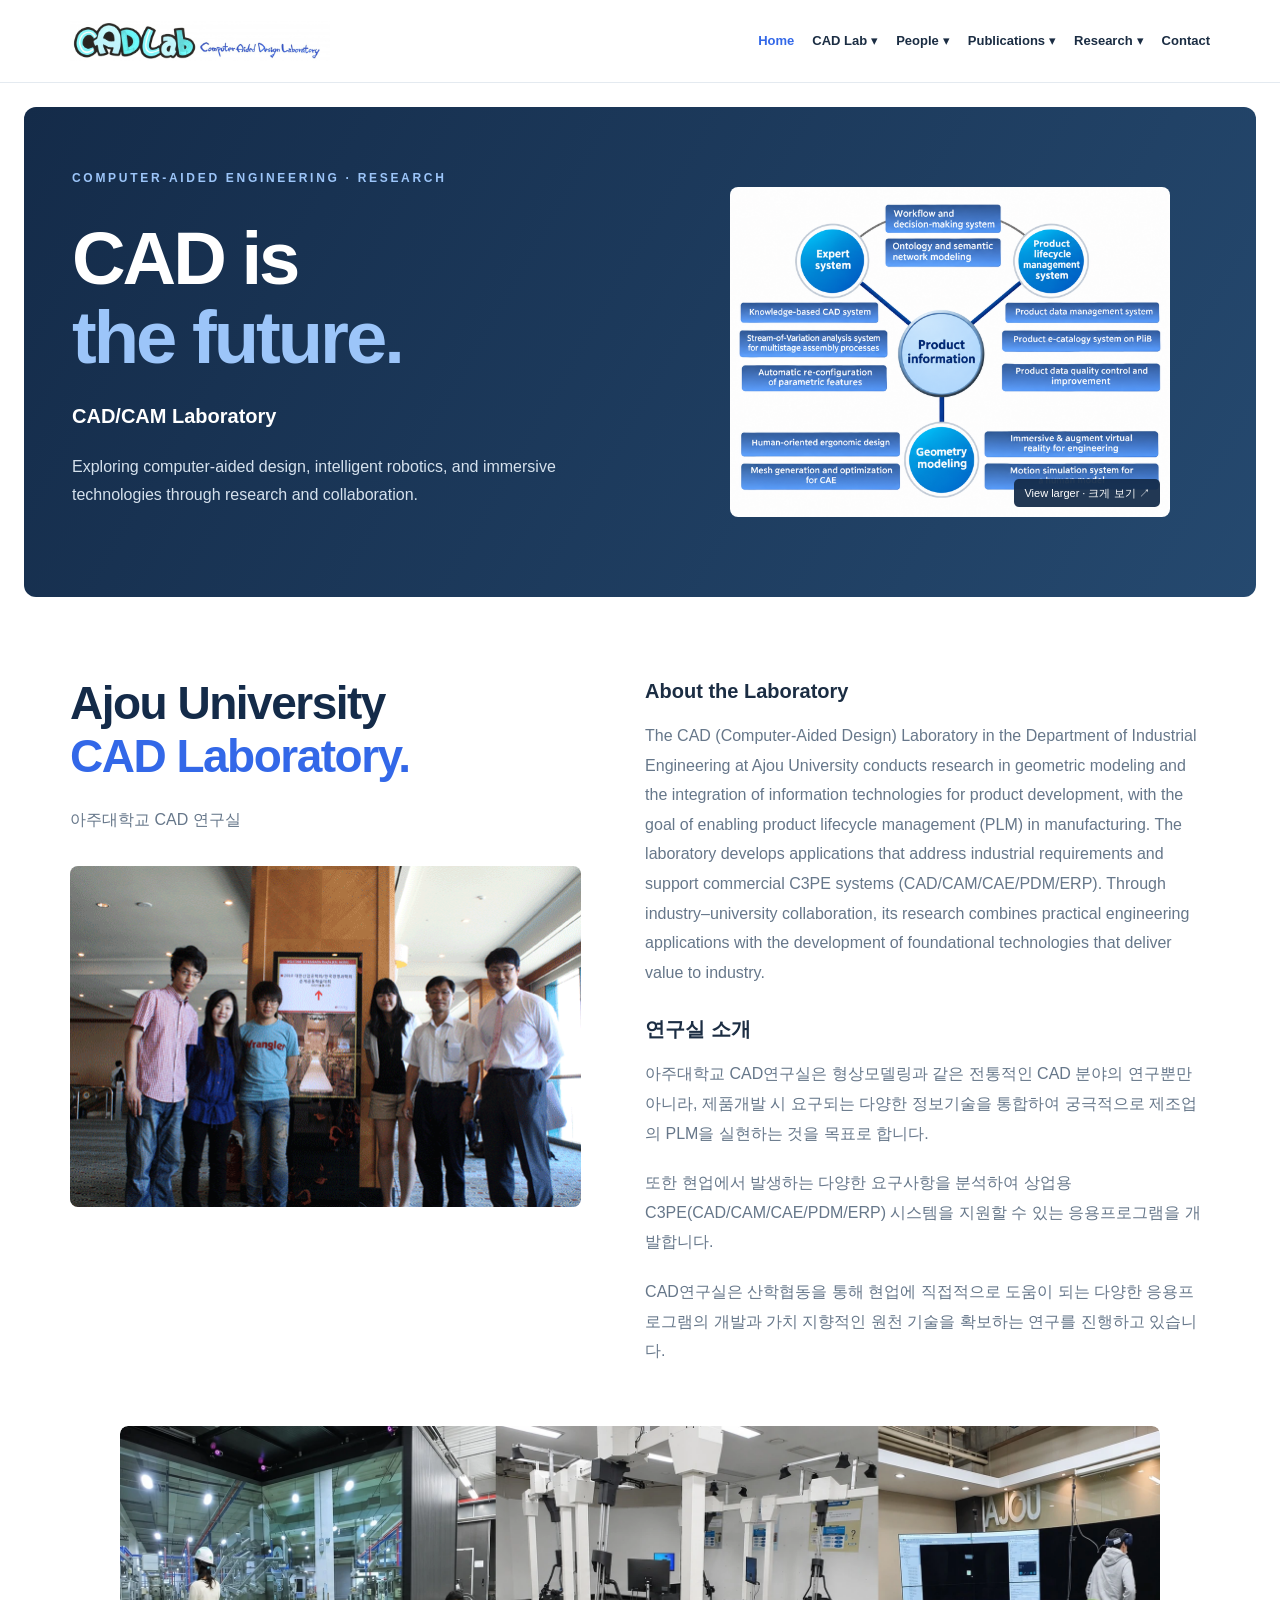
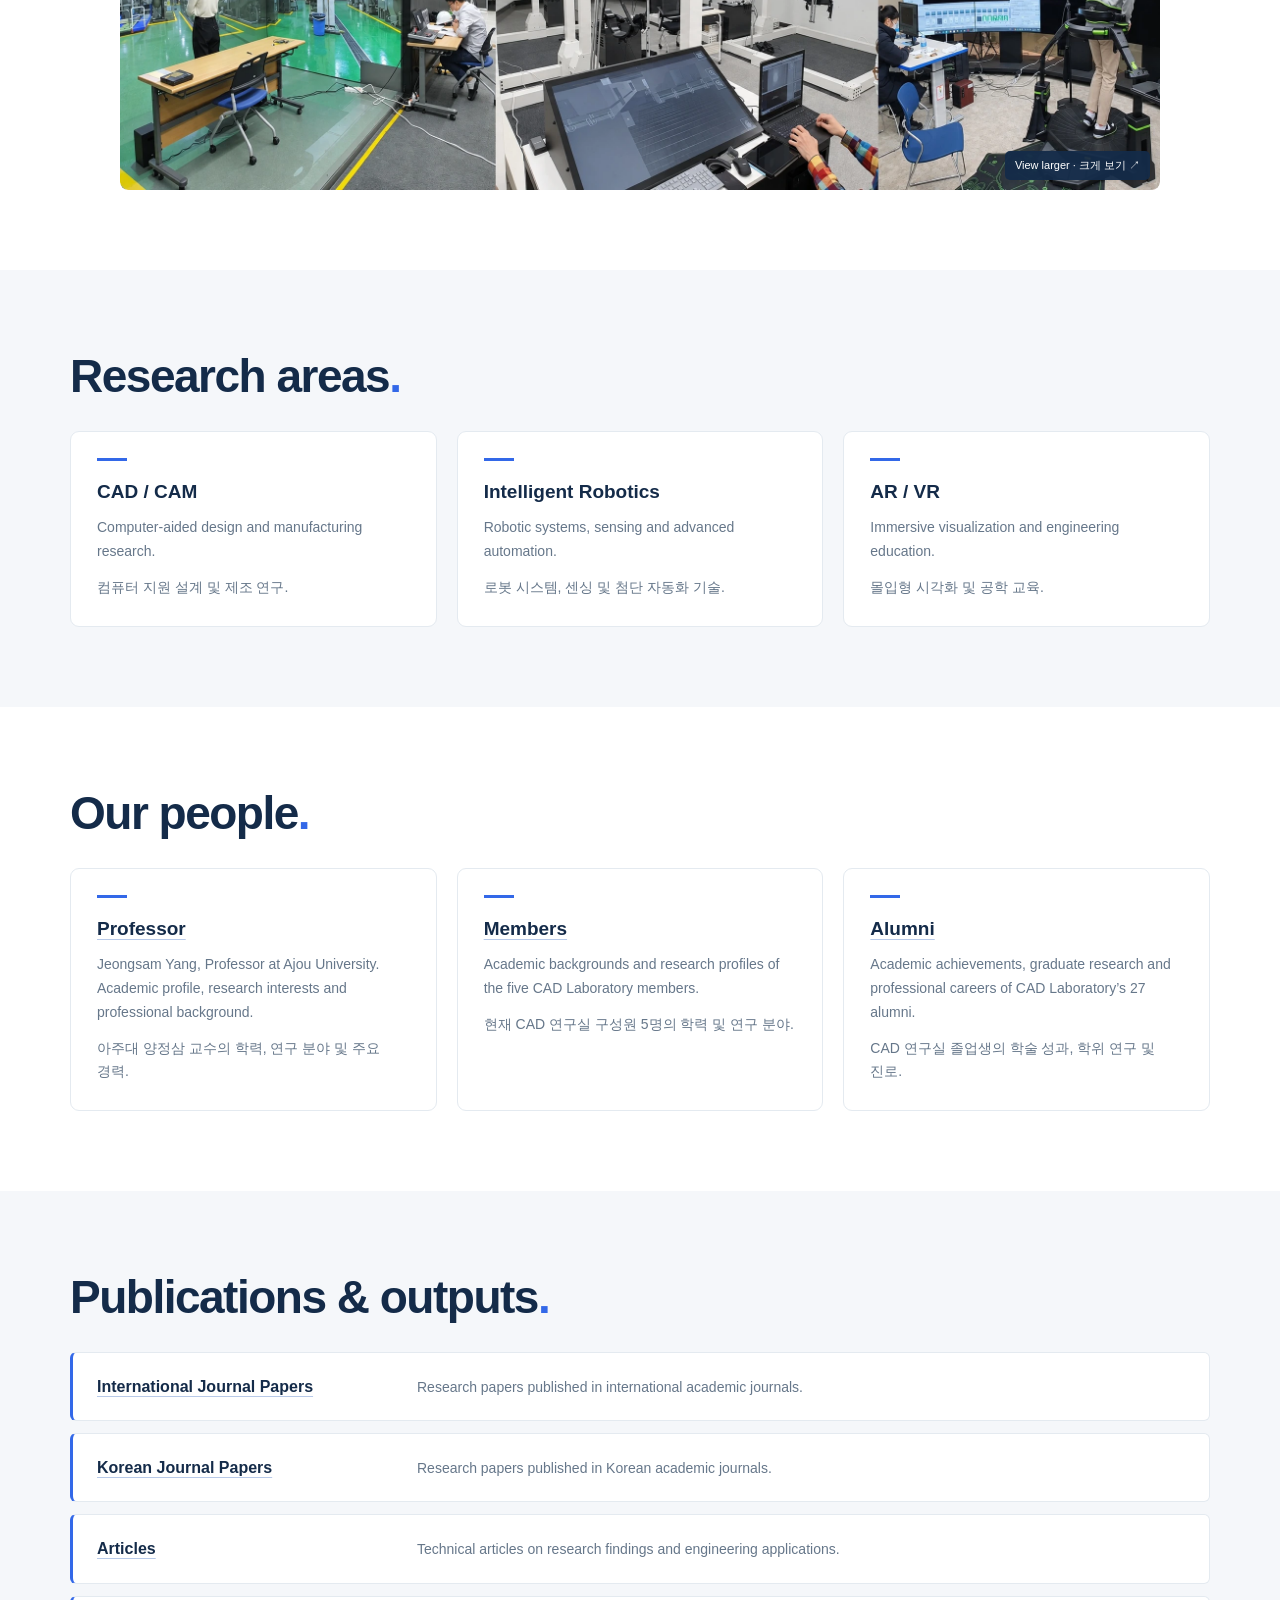
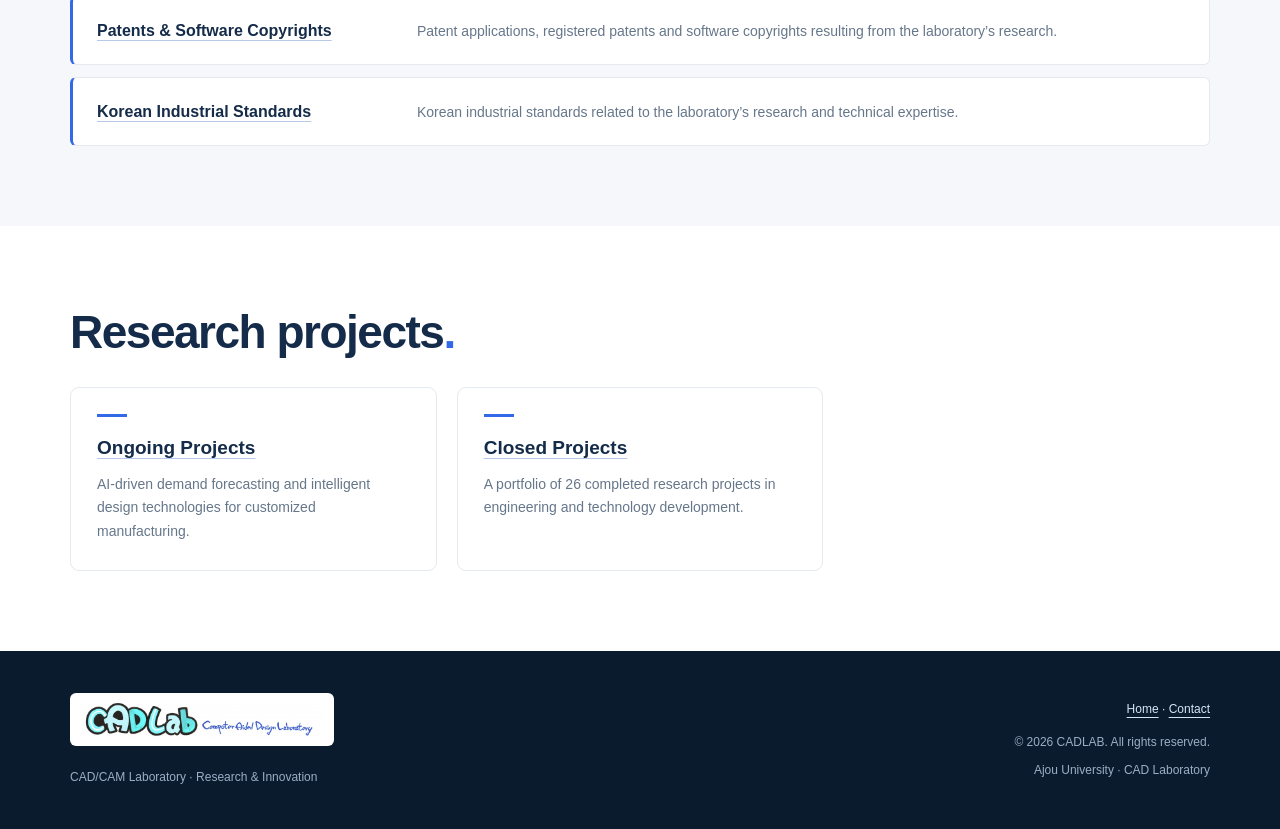
<file: index.html>
<!DOCTYPE html>
<html lang="en">
<head>
  <meta charset="UTF-8">
  <meta name="viewport" content="width=device-width, initial-scale=1">
  <meta name="description" content="CADLAB — CAD/CAM Laboratory research, people, projects, publications and archive.">
  <meta name="theme-color" content="#0d1d32">
  <title>CADLAB | CAD/CAM Laboratory</title>
  <link rel="stylesheet" href="assets/styles.css">
</head>
<body class="home-page">
  <!-- shared-header:start -->
  <a class="skip-link" href="#main">Skip to content</a>
  <header class="header">
    <div class="wrap nav">
      <a class="brand" href="index.html" aria-label="CADLAB home"><img src="assets/cadlab-logo.jpg" alt="CADLAB — Computer-Aided Design Laboratory" width="1500" height="234" fetchpriority="high"></a>
      <button type="button" id="menuButton" class="menu" aria-label="Toggle navigation" aria-expanded="false" aria-controls="navigation">☰</button>
      <nav id="navigation" aria-label="Main navigation">
        <a href="index.html" aria-current="page">Home</a>
<div class="nav-group">
          <a href="index.html#about">CAD Lab</a> <button class="submenu-toggle" type="button" aria-label="Toggle CAD Lab submenu" aria-expanded="false" aria-controls="lab-submenu">▾</button>
          <div class="dropdown" id="lab-submenu">
            <a href="lab/introduction.html">Introduction</a>
<a href="lab/motto.html">Motto &amp; Logo</a>
          </div>
        </div>
<div class="nav-group">
          <a href="index.html#people">People</a> <button class="submenu-toggle" type="button" aria-label="Toggle People submenu" aria-expanded="false" aria-controls="people-submenu">▾</button>
          <div class="dropdown" id="people-submenu">
            <a href="people/professor.html">Professor</a>
<a href="people/members.html">Members</a>
<a href="people/alumni.html">Alumni</a>
          </div>
        </div>
<div class="nav-group">
          <a href="index.html#publications">Publications</a> <button class="submenu-toggle" type="button" aria-label="Toggle Publications submenu" aria-expanded="false" aria-controls="publications-submenu">▾</button>
          <div class="dropdown" id="publications-submenu">
            <a href="publications/international.html">International Journal Papers</a>
<a href="publications/korean.html">Korean Journal Papers</a>
<a href="publications/articles.html">Articles</a>
<a href="publications/patents.html">Patents</a>
<a href="publications/standards.html">Korean Industrial Standards</a>
          </div>
        </div>
<div class="nav-group">
          <a href="index.html#research">Research</a> <button class="submenu-toggle" type="button" aria-label="Toggle Research submenu" aria-expanded="false" aria-controls="research-submenu">▾</button>
          <div class="dropdown" id="research-submenu">
            <a href="research/ongoing.html">Ongoing Projects</a>
<a href="research/completed.html">Closed Projects</a>
          </div>
        </div>
<a href="lab/contact.html">Contact</a>
      </nav>
    </div>
  </header>
  <!-- shared-header:end -->
  <main id="main">
    <section class="hero" id="home">
      <div class="hero-grid" aria-hidden="true"></div>
      <div class="hero-glow" aria-hidden="true"></div>
      <div class="wrap hero-layout">
        <div class="hero-copy"><div class="eyebrow"><span class="eyebrow-line"></span> COMPUTER-AIDED ENGINEERING · RESEARCH</div><h1>CAD is<br><em>the future.</em></h1><p class="hero-descriptor">CAD/CAM Laboratory</p><p class="hero-summary">Exploring computer-aided design, intelligent robotics, and immersive technologies through research and collaboration.</p>
        </div>
       

        <div class="hero-art">
          <a class="image-enlarge" href="assets/product-information.webp" data-image-viewer aria-label="Enlarge product information diagram · 제품 정보 구성도 확대">
            <img src="assets/product-information.webp" alt="Product information framework connecting expert systems, product lifecycle management and geometry modeling." width="1448" height="1086" fetchpriority="high">
            <span class="image-enlarge-label">View larger · 크게 보기 <span aria-hidden="true">↗</span></span>
          </a>
        </div>
      </div>

    </section>

<section class="section about-section" id="about">
  <div class="wrap section-grid about-layout">
    <div>
      
      <h2>Ajou University<br>
        <span class="blue-text">CAD Laboratory.</span>
      </h2>
      <p class="muted">아주대학교 CAD 연구실</p>
      <img class="about-photo" src="assets/cadlab-group.gif" alt="CAD Laboratory group photo." width="513" height="342" loading="lazy" decoding="async">
    </div>

    <div>
      <h3>About the Laboratory</h3>
      <p id="aboutText" class="muted lead">
        The CAD (Computer-Aided Design) Laboratory in the Department of Industrial Engineering at Ajou University conducts research in geometric modeling and the integration of information technologies for product development, with the goal of enabling product lifecycle management (PLM) in manufacturing. The laboratory develops applications that address industrial requirements and support commercial C3PE systems (CAD/CAM/CAE/PDM/ERP). Through industry–university collaboration, its research combines practical engineering applications with the development of foundational technologies that deliver value to industry.
      </p>


      <h3>연구실 소개</h3>
      <p class="muted">
        아주대학교 CAD연구실은 형상모델링과 같은 전통적인
        CAD 분야의 연구뿐만 아니라, 제품개발 시 요구되는
        다양한 정보기술을 통합하여 궁극적으로 제조업의
        PLM을 실현하는 것을 목표로 합니다.
      </p>
      <p class="muted">
        또한 현업에서 발생하는 다양한 요구사항을 분석하여
        상업용 C3PE(CAD/CAM/CAE/PDM/ERP) 시스템을
        지원할 수 있는 응용프로그램을 개발합니다.
      </p>
      <p class="muted">
        CAD연구실은 산학협동을 통해 현업에 직접적으로
        도움이 되는 다양한 응용프로그램의 개발과 가치
        지향적인 원천 기술을 확보하는 연구를 진행하고 있습니다.
      </p>
    </div>
    <div class="about-facilities">
      <a class="image-enlarge" href="assets/cadlab-facilities.webp" data-image-viewer aria-label="Enlarge laboratory facilities photo · 연구 시설 사진 확대">
        <img src="assets/cadlab-facilities.webp" alt="CAD Laboratory research facilities with immersive visualization, haptic equipment and virtual reality systems." width="2120" height="742" loading="lazy" decoding="async">
        <span class="image-enlarge-label">View larger · 크게 보기 <span aria-hidden="true">↗</span></span>
      </a>
    </div>
  </div>
</section>
      <section class="section light" id="research"><div class="wrap"><div class="section-heading"><div><h2>Research areas<span class="title-dot">.</span></h2></div></div><div id="researchList" class="cards research-cards"></div></div></section>
    <section class="section" id="people"><div class="wrap"><div class="section-heading"><div><h2>Our people<span class="title-dot">.</span></h2></div></div><div id="peopleList" class="cards"></div></div></section>
    <section class="section light" id="publications"><div class="wrap"><div class="section-heading"><div><h2>Publications &amp; outputs<span class="title-dot">.</span></h2></div></div><div id="publicationList" class="stack"></div></div></section>
    <section class="section" id="projects"><div class="wrap"><div class="section-heading"><div><h2>Research projects<span class="title-dot">.</span></h2></div></div><div id="projectList" class="cards"></div></div></section>
  </main>
  <!-- shared-footer:start -->
  <footer class="site-footer">
    <div class="wrap footerrow">
      <div><a class="footer-logo" href="index.html" aria-label="CADLAB home"><img src="assets/cadlab-logo.jpg" alt="CADLAB — Computer-Aided Design Laboratory" width="1500" height="234" loading="lazy"></a><p>CAD/CAM Laboratory · Research &amp; Innovation</p></div>
      <div><a href="index.html">Home</a> · <a href="lab/contact.html">Contact</a><p>© <span data-year>2026</span> CADLAB. All rights reserved.</p><small class="footer-context">Ajou University · CAD Laboratory</small></div>
    </div>
  </footer>
  <!-- shared-footer:end -->
  <script src="assets/content.js"></script><script src="assets/site.js"></script>
<script src="assets/navigation.js" defer></script>
<script src="assets/image-viewer.js" defer></script>
</body>
</html>
</file>
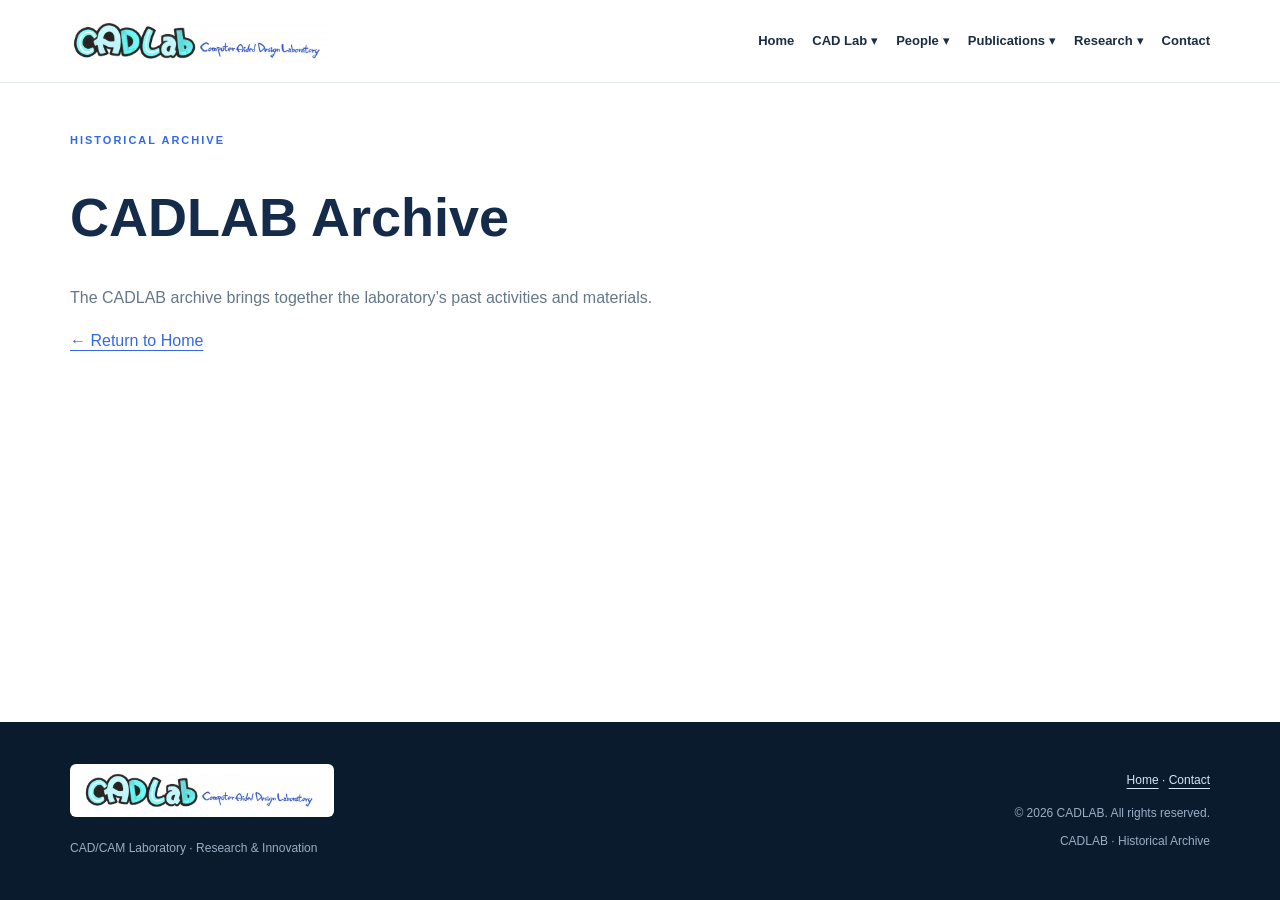
<file: archive/index.html>
<!DOCTYPE html><html lang="en"><head><meta charset="UTF-8"><meta name="viewport" content="width=device-width, initial-scale=1"><title>CADLAB Archive</title><link rel="stylesheet" href="../assets/styles.css"><link rel="stylesheet" href="../assets/pages.css">
</head><body class="subpage page-index"><!-- shared-header:start -->
  <a class="skip-link" href="#main">Skip to content</a>
  <header class="header">
    <div class="wrap nav">
      <a class="brand" href="../index.html" aria-label="CADLAB home"><img src="../assets/cadlab-logo.jpg" alt="CADLAB — Computer-Aided Design Laboratory" width="1500" height="234" fetchpriority="high"></a>
      <button type="button" id="menuButton" class="menu" aria-label="Toggle navigation" aria-expanded="false" aria-controls="navigation">☰</button>
      <nav id="navigation" aria-label="Main navigation">
        <a href="../index.html">Home</a>
<div class="nav-group">
          <a href="../index.html#about">CAD Lab</a> <button class="submenu-toggle" type="button" aria-label="Toggle CAD Lab submenu" aria-expanded="false" aria-controls="lab-submenu">▾</button>
          <div class="dropdown" id="lab-submenu">
            <a href="../lab/introduction.html">Introduction</a>
<a href="../lab/motto.html">Motto &amp; Logo</a>
          </div>
        </div>
<div class="nav-group">
          <a href="../index.html#people">People</a> <button class="submenu-toggle" type="button" aria-label="Toggle People submenu" aria-expanded="false" aria-controls="people-submenu">▾</button>
          <div class="dropdown" id="people-submenu">
            <a href="../people/professor.html">Professor</a>
<a href="../people/members.html">Members</a>
<a href="../people/alumni.html">Alumni</a>
          </div>
        </div>
<div class="nav-group">
          <a href="../index.html#publications">Publications</a> <button class="submenu-toggle" type="button" aria-label="Toggle Publications submenu" aria-expanded="false" aria-controls="publications-submenu">▾</button>
          <div class="dropdown" id="publications-submenu">
            <a href="../publications/international.html">International Journal Papers</a>
<a href="../publications/korean.html">Korean Journal Papers</a>
<a href="../publications/articles.html">Articles</a>
<a href="../publications/patents.html">Patents</a>
<a href="../publications/standards.html">Korean Industrial Standards</a>
          </div>
        </div>
<div class="nav-group">
          <a href="../index.html#research">Research</a> <button class="submenu-toggle" type="button" aria-label="Toggle Research submenu" aria-expanded="false" aria-controls="research-submenu">▾</button>
          <div class="dropdown" id="research-submenu">
            <a href="../research/ongoing.html">Ongoing Projects</a>
<a href="../research/completed.html">Closed Projects</a>
          </div>
        </div>
<a href="../lab/contact.html">Contact</a>
      </nav>
    </div>
  </header>
  <!-- shared-header:end --><main id="main" class="section"><div class="wrap narrow"><p class="overline">HISTORICAL ARCHIVE</p><h1>CADLAB Archive</h1><p class="muted">The CADLAB archive brings together the laboratory’s past activities and materials.</p><a class="textlink" href="../index.html">← Return to Home</a></div></main><!-- shared-footer:start -->
  <footer class="site-footer">
    <div class="wrap footerrow">
      <div><a class="footer-logo" href="../index.html" aria-label="CADLAB home"><img src="../assets/cadlab-logo.jpg" alt="CADLAB — Computer-Aided Design Laboratory" width="1500" height="234" loading="lazy"></a><p>CAD/CAM Laboratory · Research &amp; Innovation</p></div>
      <div><a href="../index.html">Home</a> · <a href="../lab/contact.html">Contact</a><p>© <span data-year>2026</span> CADLAB. All rights reserved.</p><small class="footer-context">CADLAB · Historical Archive</small></div>
    </div>
  </footer>
  <!-- shared-footer:end --><script src="../assets/navigation.js" defer></script>
</body></html>
</file>
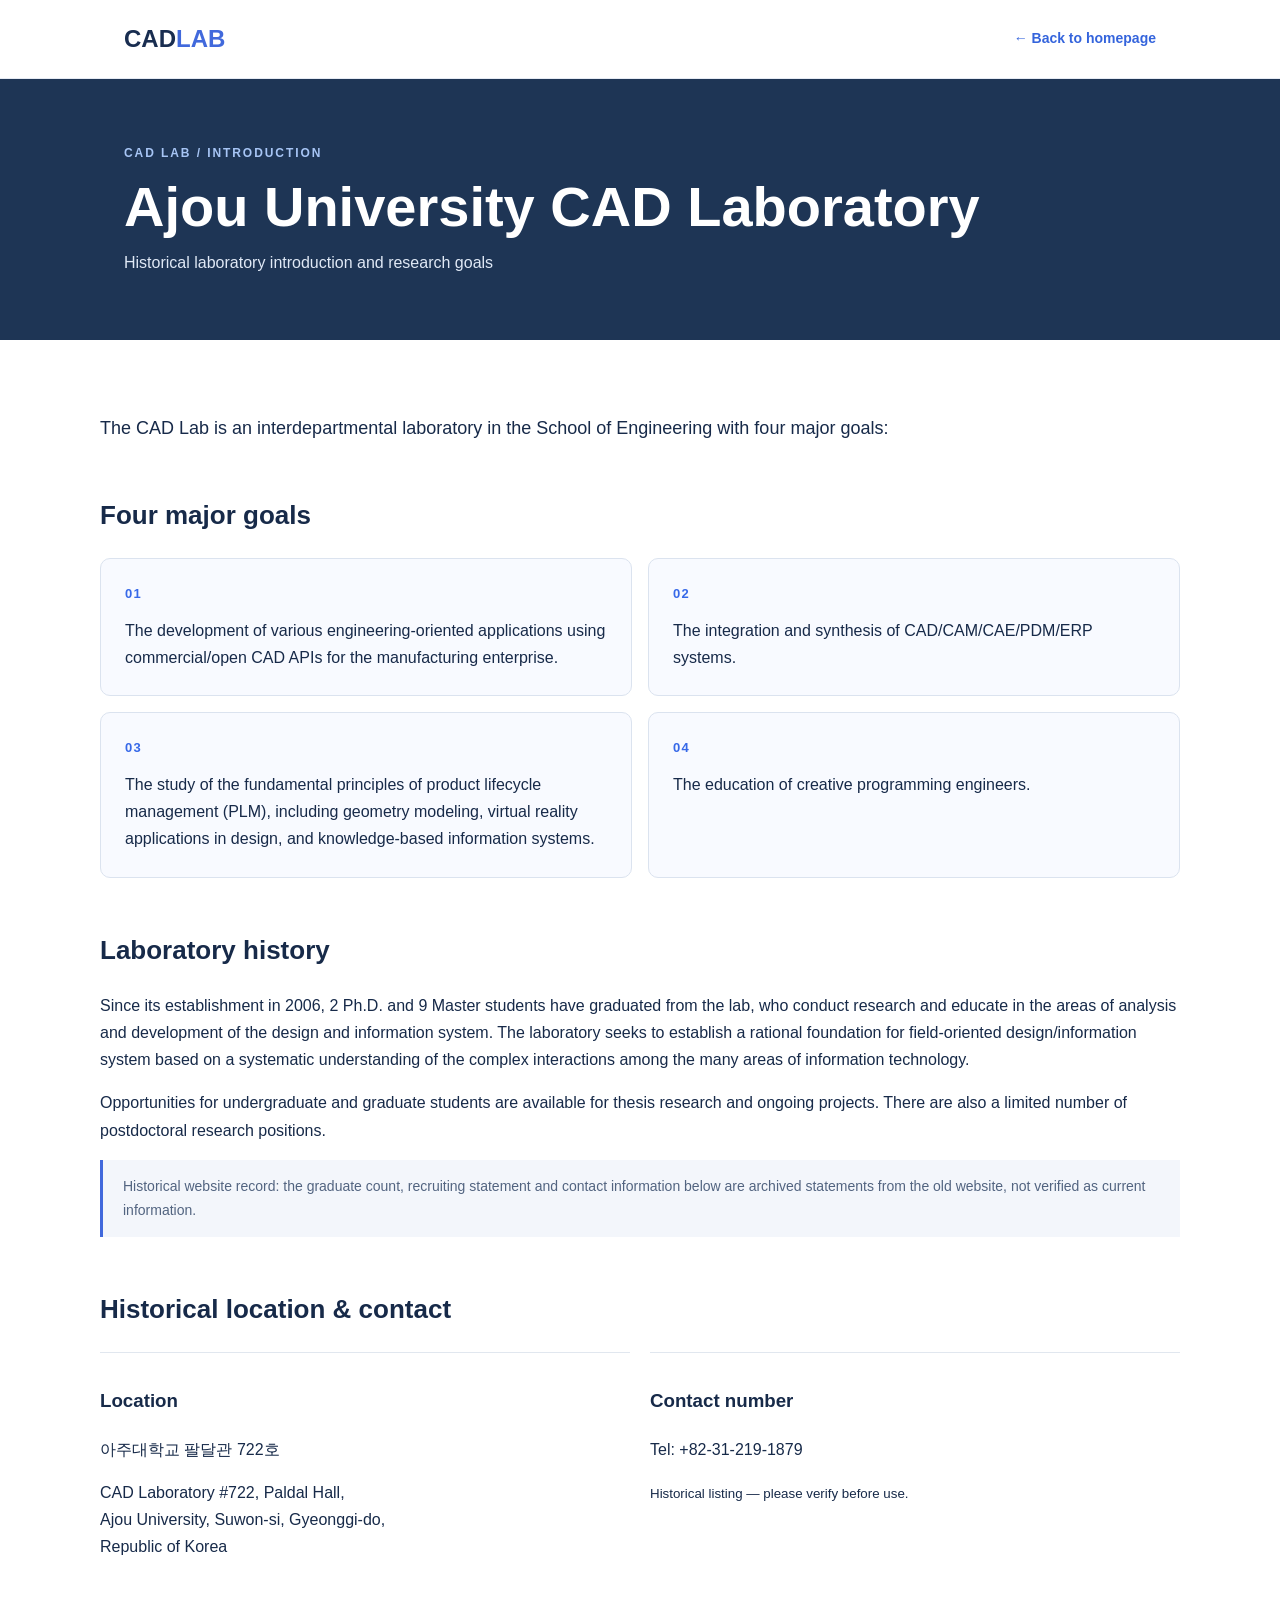
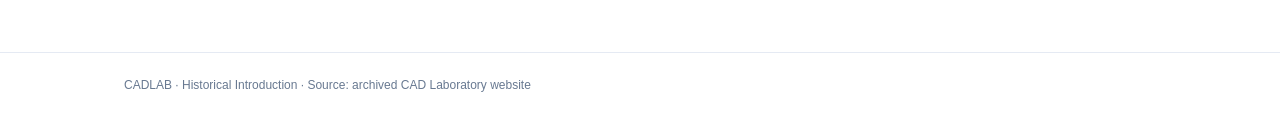
<file: introduction.html>
<!doctype html>
<html lang="en">
<head>
<meta charset="utf-8"><meta name="viewport" content="width=device-width,initial-scale=1">
<meta name="description" content="Historical introduction and research objectives of Ajou University CAD Laboratory.">
<title>Introduction | Ajou University CAD Laboratory</title>
<style>
:root{font-family:Arial,'Noto Sans KR',sans-serif;color:#172a49;background:#fff}*{box-sizing:border-box}body{margin:0;line-height:1.7}a{color:#3464dc}a:focus-visible{outline:3px solid #3464dc;outline-offset:3px}.shell{max-width:1080px;margin:auto;padding:0 24px}.top{border-bottom:1px solid #e5eaf3;background:#fff}.top .shell{min-height:78px;display:flex;align-items:center;justify-content:space-between;gap:24px}.brand{text-decoration:none;color:#192d50;font-size:24px;font-weight:800}.brand span{color:#4169dc}.back{font-size:14px;text-decoration:none;font-weight:600}.hero{background:#1e3555;color:white;padding:64px 0}.eyebrow{letter-spacing:.16em;font-size:12px;color:#a7c5f5;font-weight:700}.hero h1{margin:10px 0 8px;font-size:clamp(35px,6vw,56px);line-height:1.2}.hero p{max-width:750px;color:#e0e9f6;margin:0}.content{padding:55px 0 75px}.intro{font-size:18px;max-width:900px}.section-title{font-size:26px;margin:50px 0 20px}.goals{display:grid;grid-template-columns:repeat(2,minmax(0,1fr));gap:16px;counter-reset:goal;list-style:none;padding:0}.goals li{border:1px solid #dbe3ef;border-radius:10px;padding:24px;background:#f8faff;counter-increment:goal}.goals li::before{content:'0' counter(goal);display:block;color:#3769e8;font-weight:800;font-size:13px;letter-spacing:.1em;margin-bottom:12px}.note{background:#f3f6fb;border-left:3px solid #4169dc;padding:15px 20px;font-size:14px;color:#526480}.contacts{display:grid;grid-template-columns:1fr 1fr;gap:20px}.contacts>div{border-top:1px solid #e1e7ef;padding-top:14px}footer{border-top:1px solid #e5eaf3;padding:22px 0;color:#687991;font-size:12px}@media(max-width:700px){.top .shell{min-height:74px}.brand{font-size:21px}.goals,.contacts{grid-template-columns:1fr}.hero{padding:45px 0}}
</style>
</head>
<body>
<header class="top"><div class="shell"><a class="brand" href="../index.html">CAD<span>LAB</span></a><a class="back" href="../index.html">← Back to homepage</a></div></header>
<section class="hero"><div class="shell"><div class="eyebrow">CAD LAB / INTRODUCTION</div><h1>Ajou University CAD Laboratory</h1><p>Historical laboratory introduction and research goals</p></div></section>
<main class="shell content">
<p class="intro">The CAD Lab is an interdepartmental laboratory in the School of Engineering with four major goals:</p>
<h2 class="section-title">Four major goals</h2>
<ol class="goals">
<li>The development of various engineering-oriented applications using commercial/open CAD APIs for the manufacturing enterprise.</li>
<li>The integration and synthesis of CAD/CAM/CAE/PDM/ERP systems.</li>
<li>The study of the fundamental principles of product lifecycle management (PLM), including geometry modeling, virtual reality applications in design, and knowledge-based information systems.</li>
<li>The education of creative programming engineers.</li>
</ol>
<h2 class="section-title">Laboratory history</h2>
<p>Since its establishment in 2006, 2 Ph.D. and 9 Master students have graduated from the lab, who conduct research and educate in the areas of analysis and development of the design and information system. The laboratory seeks to establish a rational foundation for field-oriented design/information system based on a systematic understanding of the complex interactions among the many areas of information technology.</p>
<p>Opportunities for undergraduate and graduate students are available for thesis research and ongoing projects. There are also a limited number of postdoctoral research positions.</p>
<p class="note">Historical website record: the graduate count, recruiting statement and contact information below are archived statements from the old website, not verified as current information.</p>
<h2 class="section-title">Historical location & contact</h2>
<div class="contacts"><div><h3>Location</h3><p>아주대학교 팔달관 722호</p><p>CAD Laboratory #722, Paldal Hall,<br>Ajou University, Suwon-si, Gyeonggi-do,<br>Republic of Korea</p></div><div><h3>Contact number</h3><p>Tel: +82-31-219-1879</p><p><small>Historical listing — please verify before use.</small></p></div></div>
</main><footer><div class="shell">CADLAB · Historical Introduction · Source: archived CAD Laboratory website</div></footer>
</body></html>
</file>
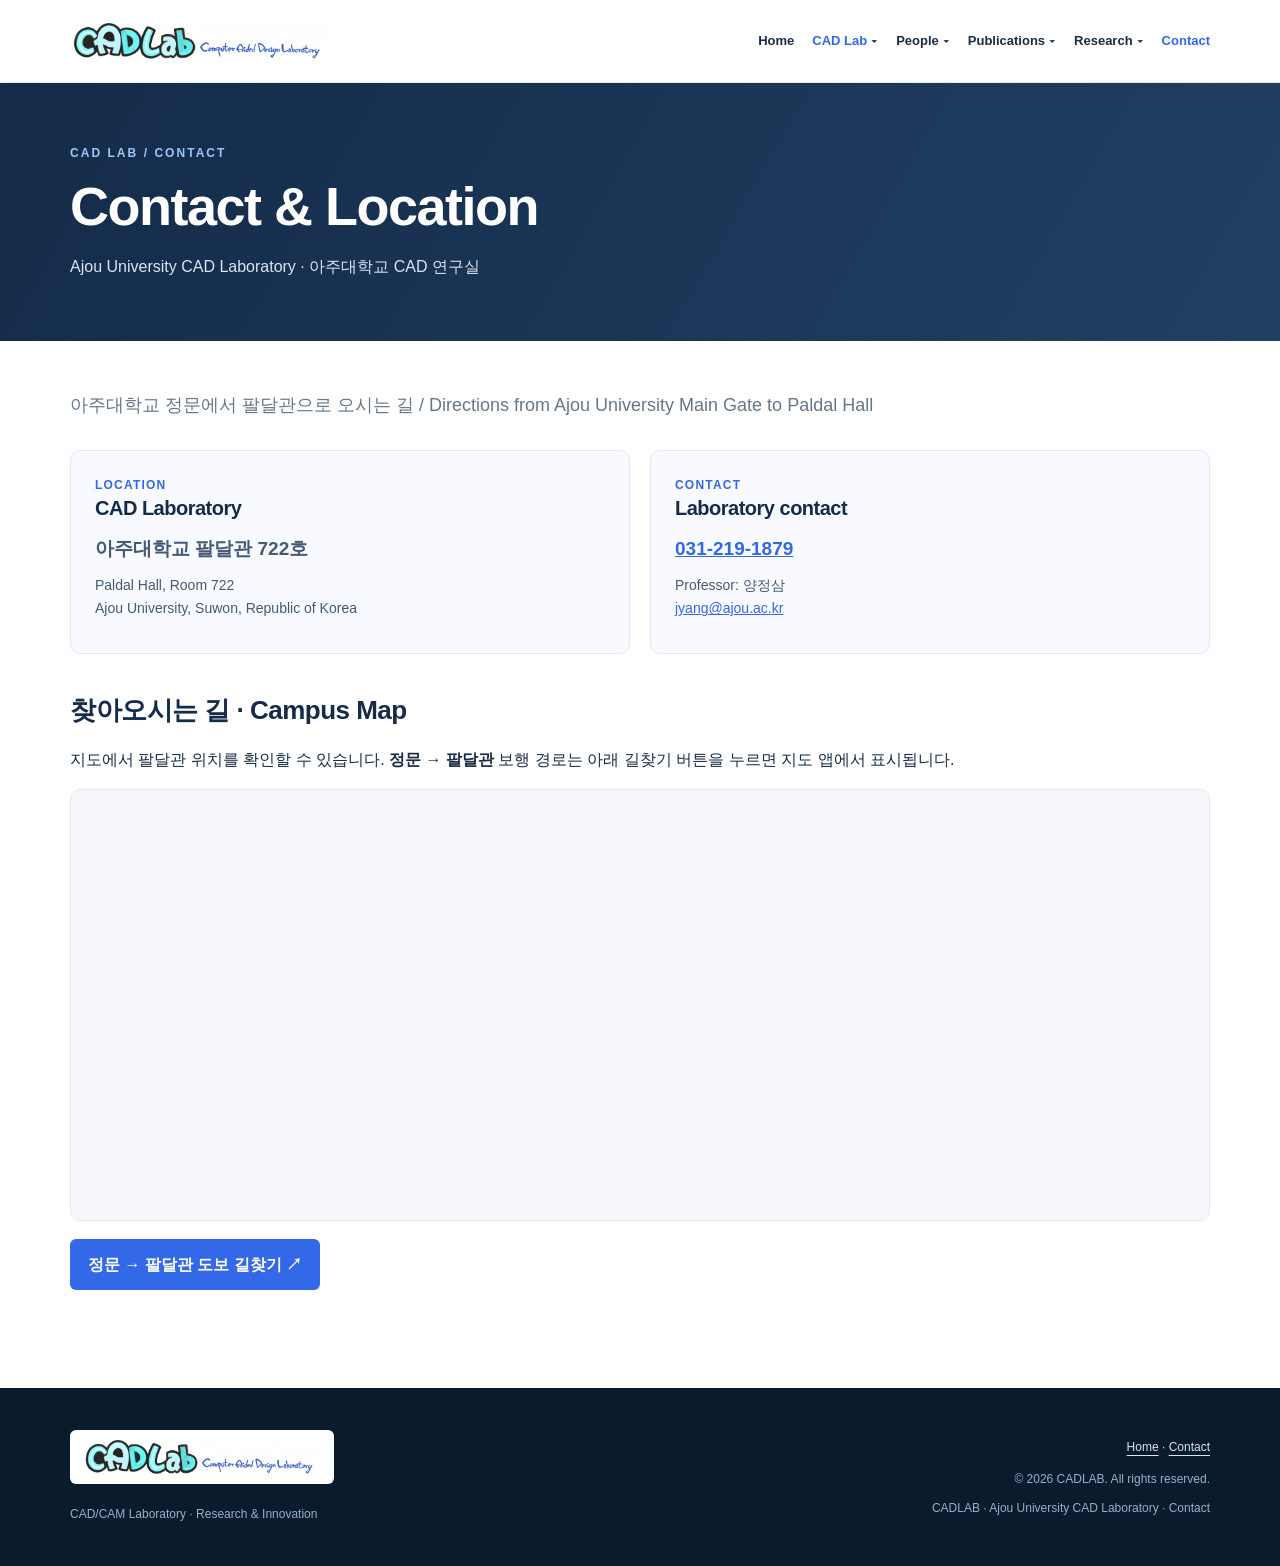
<file: lab/contact.html>
<!doctype html>
<html lang="ko"><head><meta charset="utf-8"><meta name="viewport" content="width=device-width, initial-scale=1"><title>Contact & Location | CADLAB</title>
<link rel="stylesheet" href="../assets/styles.css">
<link rel="stylesheet" href="../assets/pages.css">
</head>
<body class="subpage page-contact"><!-- shared-header:start -->
  <a class="skip-link" href="#main">Skip to content</a>
  <header class="header">
    <div class="wrap nav">
      <a class="brand" href="../index.html" aria-label="CADLAB home"><img src="../assets/cadlab-logo.jpg" alt="CADLAB — Computer-Aided Design Laboratory" width="1500" height="234" fetchpriority="high"></a>
      <button type="button" id="menuButton" class="menu" aria-label="Toggle navigation" aria-expanded="false" aria-controls="navigation">☰</button>
      <nav id="navigation" aria-label="Main navigation">
        <a href="../index.html">Home</a>
<div class="nav-group current-section">
          <a href="../index.html#about">CAD Lab</a> <button class="submenu-toggle" type="button" aria-label="Toggle CAD Lab submenu" aria-expanded="false" aria-controls="lab-submenu">▾</button>
          <div class="dropdown" id="lab-submenu">
            <a href="../lab/introduction.html">Introduction</a>
<a href="../lab/motto.html">Motto &amp; Logo</a>
          </div>
        </div>
<div class="nav-group">
          <a href="../index.html#people">People</a> <button class="submenu-toggle" type="button" aria-label="Toggle People submenu" aria-expanded="false" aria-controls="people-submenu">▾</button>
          <div class="dropdown" id="people-submenu">
            <a href="../people/professor.html">Professor</a>
<a href="../people/members.html">Members</a>
<a href="../people/alumni.html">Alumni</a>
          </div>
        </div>
<div class="nav-group">
          <a href="../index.html#publications">Publications</a> <button class="submenu-toggle" type="button" aria-label="Toggle Publications submenu" aria-expanded="false" aria-controls="publications-submenu">▾</button>
          <div class="dropdown" id="publications-submenu">
            <a href="../publications/international.html">International Journal Papers</a>
<a href="../publications/korean.html">Korean Journal Papers</a>
<a href="../publications/articles.html">Articles</a>
<a href="../publications/patents.html">Patents</a>
<a href="../publications/standards.html">Korean Industrial Standards</a>
          </div>
        </div>
<div class="nav-group">
          <a href="../index.html#research">Research</a> <button class="submenu-toggle" type="button" aria-label="Toggle Research submenu" aria-expanded="false" aria-controls="research-submenu">▾</button>
          <div class="dropdown" id="research-submenu">
            <a href="../research/ongoing.html">Ongoing Projects</a>
<a href="../research/completed.html">Closed Projects</a>
          </div>
        </div>
<a href="../lab/contact.html" aria-current="page">Contact</a>
      </nav>
    </div>
  </header>
  <!-- shared-header:end -->
<section class="hero"><div class="shell"><div class="eyebrow">CAD LAB / CONTACT</div><h1>Contact &amp; Location</h1><p>Ajou University CAD Laboratory · 아주대학교 CAD 연구실</p></div></section>
<main id="main" class="shell"><p class="lead">아주대학교 정문에서 팔달관으로 오시는 길 / Directions from Ajou University Main Gate to Paldal Hall</p>
<div class="grid"><section class="card"><div class="pill">LOCATION</div><h2>CAD Laboratory</h2><p class="item">아주대학교 팔달관 722호</p><p>Paldal Hall, Room 722<br>Ajou University, Suwon, Republic of Korea</p></section><section class="card"><div class="pill">CONTACT</div><h2>Laboratory contact</h2><p class="item"><a href="tel:+82312191879">031-219-1879</a></p><p>Professor: 양정삼<br><a href="mailto:jyang@ajou.ac.kr">jyang@ajou.ac.kr</a></p></section></div>
<section class="map-section"><h2>찾아오시는 길 · Campus Map</h2><p>지도에서 팔달관 위치를 확인할 수 있습니다. <strong>정문 → 팔달관</strong> 보행 경로는 아래 길찾기 버튼을 누르면 지도 앱에서 표시됩니다.</p>
<div class="map-frame"><iframe title="Ajou University Paldal Hall map" loading="lazy" referrerpolicy="no-referrer-when-downgrade" allowfullscreen src="https://www.google.com/maps?q=%EC%95%84%EC%A3%BC%EB%8C%80%ED%95%99%EA%B5%90%20%ED%8C%94%EB%8B%AC%EA%B4%80&amp;output=embed"></iframe></div>
<div class="buttons"><a class="button" target="_blank" rel="noopener noreferrer" href="https://www.google.com/maps/dir/?api=1&amp;origin=%EC%95%84%EC%A3%BC%EB%8C%80%ED%95%99%EA%B5%90%20%EC%A0%95%EB%AC%B8&amp;destination=%EC%95%84%EC%A3%BC%EB%8C%80%ED%95%99%EA%B5%90%20%ED%8C%94%EB%8B%AC%EA%B4%80&amp;travelmode=walking">정문 → 팔달관 도보 길찾기 ↗</a></div>

</section></main><!-- shared-footer:start -->
  <footer class="site-footer">
    <div class="wrap footerrow">
      <div><a class="footer-logo" href="../index.html" aria-label="CADLAB home"><img src="../assets/cadlab-logo.jpg" alt="CADLAB — Computer-Aided Design Laboratory" width="1500" height="234" loading="lazy"></a><p>CAD/CAM Laboratory · Research &amp; Innovation</p></div>
      <div><a href="../index.html">Home</a> · <a href="../lab/contact.html">Contact</a><p>© <span data-year>2026</span> CADLAB. All rights reserved.</p><small class="footer-context">CADLAB · Ajou University CAD Laboratory · Contact</small></div>
    </div>
  </footer>
  <!-- shared-footer:end --><script src="../assets/navigation.js" defer></script>
</body></html>
</file>
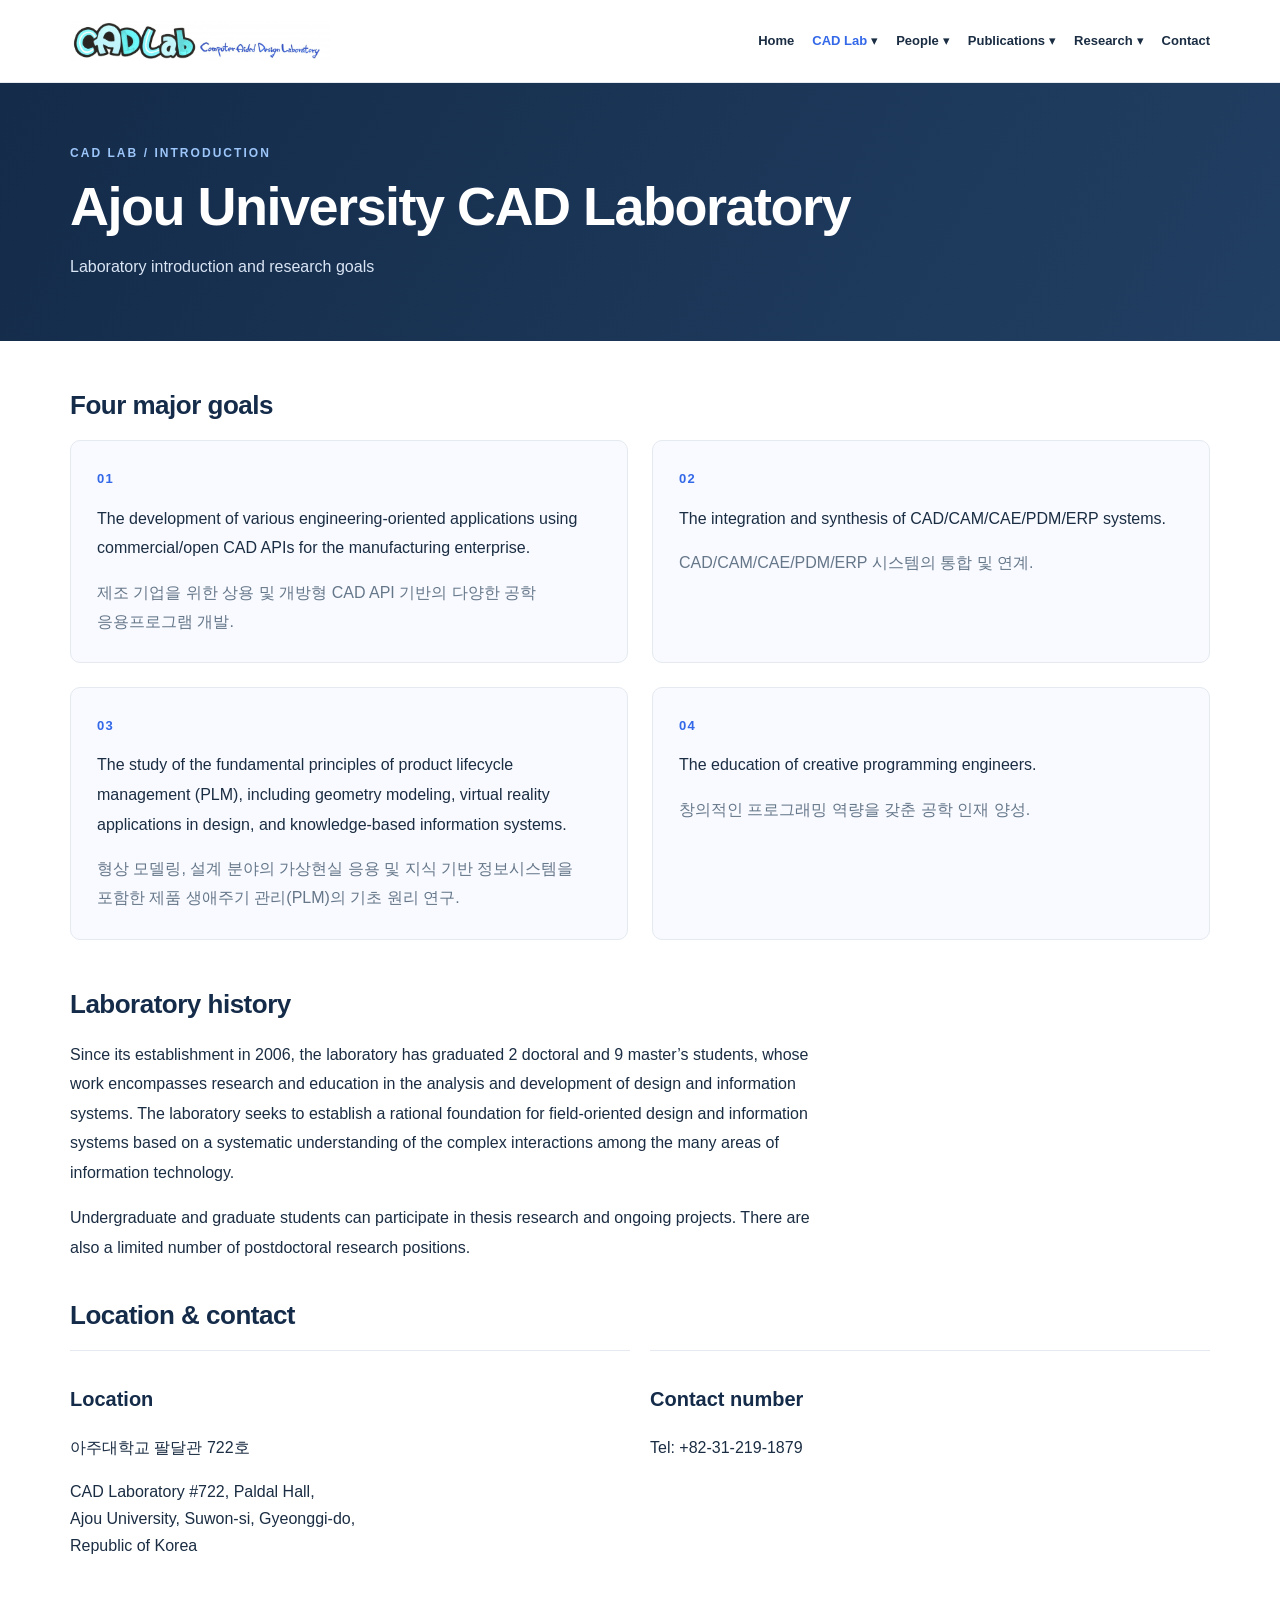
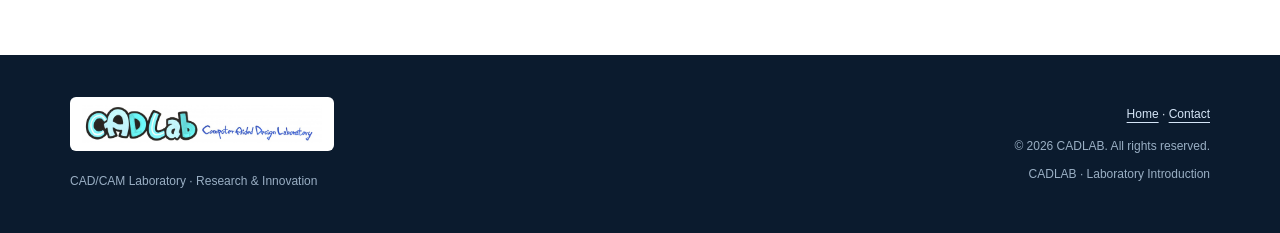
<file: lab/introduction.html>
<!doctype html>
<html lang="en">
<head>
<meta charset="utf-8"><meta name="viewport" content="width=device-width,initial-scale=1">
<meta name="description" content="Introduction and research objectives of Ajou University CAD Laboratory.">
<title>Introduction | Ajou University CAD Laboratory</title>

<link rel="stylesheet" href="../assets/styles.css">
<link rel="stylesheet" href="../assets/pages.css">
</head>
<body class="subpage page-introduction">
<!-- shared-header:start -->
  <a class="skip-link" href="#main">Skip to content</a>
  <header class="header">
    <div class="wrap nav">
      <a class="brand" href="../index.html" aria-label="CADLAB home"><img src="../assets/cadlab-logo.jpg" alt="CADLAB — Computer-Aided Design Laboratory" width="1500" height="234" fetchpriority="high"></a>
      <button type="button" id="menuButton" class="menu" aria-label="Toggle navigation" aria-expanded="false" aria-controls="navigation">☰</button>
      <nav id="navigation" aria-label="Main navigation">
        <a href="../index.html">Home</a>
<div class="nav-group current-section">
          <a href="../index.html#about">CAD Lab</a> <button class="submenu-toggle" type="button" aria-label="Toggle CAD Lab submenu" aria-expanded="false" aria-controls="lab-submenu">▾</button>
          <div class="dropdown" id="lab-submenu">
            <a href="../lab/introduction.html" aria-current="page">Introduction</a>
<a href="../lab/motto.html">Motto &amp; Logo</a>
          </div>
        </div>
<div class="nav-group">
          <a href="../index.html#people">People</a> <button class="submenu-toggle" type="button" aria-label="Toggle People submenu" aria-expanded="false" aria-controls="people-submenu">▾</button>
          <div class="dropdown" id="people-submenu">
            <a href="../people/professor.html">Professor</a>
<a href="../people/members.html">Members</a>
<a href="../people/alumni.html">Alumni</a>
          </div>
        </div>
<div class="nav-group">
          <a href="../index.html#publications">Publications</a> <button class="submenu-toggle" type="button" aria-label="Toggle Publications submenu" aria-expanded="false" aria-controls="publications-submenu">▾</button>
          <div class="dropdown" id="publications-submenu">
            <a href="../publications/international.html">International Journal Papers</a>
<a href="../publications/korean.html">Korean Journal Papers</a>
<a href="../publications/articles.html">Articles</a>
<a href="../publications/patents.html">Patents</a>
<a href="../publications/standards.html">Korean Industrial Standards</a>
          </div>
        </div>
<div class="nav-group">
          <a href="../index.html#research">Research</a> <button class="submenu-toggle" type="button" aria-label="Toggle Research submenu" aria-expanded="false" aria-controls="research-submenu">▾</button>
          <div class="dropdown" id="research-submenu">
            <a href="../research/ongoing.html">Ongoing Projects</a>
<a href="../research/completed.html">Closed Projects</a>
          </div>
        </div>
<a href="../lab/contact.html">Contact</a>
      </nav>
    </div>
  </header>
  <!-- shared-header:end -->
<section class="hero"><div class="shell"><div class="eyebrow">CAD LAB / INTRODUCTION</div><h1>Ajou University CAD Laboratory</h1><p>Laboratory introduction and research goals</p></div></section>
<main id="main" class="shell content">
<h2 class="section-title">Four major goals</h2>
<ol class="goals">
<li>The development of various engineering-oriented applications using commercial/open CAD APIs for the manufacturing enterprise.<span class="goal-ko" lang="ko">제조 기업을 위한 상용 및 개방형 CAD API 기반의 다양한 공학 응용프로그램 개발.</span></li>
<li>The integration and synthesis of CAD/CAM/CAE/PDM/ERP systems.<span class="goal-ko" lang="ko">CAD/CAM/CAE/PDM/ERP 시스템의 통합 및 연계.</span></li>
<li>The study of the fundamental principles of product lifecycle management (PLM), including geometry modeling, virtual reality applications in design, and knowledge-based information systems.<span class="goal-ko" lang="ko">형상 모델링, 설계 분야의 가상현실 응용 및 지식 기반 정보시스템을 포함한 제품 생애주기 관리(PLM)의 기초 원리 연구.</span></li>
<li>The education of creative programming engineers.<span class="goal-ko" lang="ko">창의적인 프로그래밍 역량을 갖춘 공학 인재 양성.</span></li>
</ol>
<h2 class="section-title">Laboratory history</h2>
<p>Since its establishment in 2006, the laboratory has graduated 2 doctoral and 9 master’s students, whose work encompasses research and education in the analysis and development of design and information systems. The laboratory seeks to establish a rational foundation for field-oriented design and information systems based on a systematic understanding of the complex interactions among the many areas of information technology.</p>
<p>Undergraduate and graduate students can participate in thesis research and ongoing projects. There are also a limited number of postdoctoral research positions.</p>
<h2 class="section-title">Location & contact</h2>
<div class="contacts"><div><h3>Location</h3><p>아주대학교 팔달관 722호</p><p>CAD Laboratory #722, Paldal Hall,<br>Ajou University, Suwon-si, Gyeonggi-do,<br>Republic of Korea</p></div><div><h3>Contact number</h3><p>Tel: +82-31-219-1879</p></div></div>
</main><!-- shared-footer:start -->
  <footer class="site-footer">
    <div class="wrap footerrow">
      <div><a class="footer-logo" href="../index.html" aria-label="CADLAB home"><img src="../assets/cadlab-logo.jpg" alt="CADLAB — Computer-Aided Design Laboratory" width="1500" height="234" loading="lazy"></a><p>CAD/CAM Laboratory · Research &amp; Innovation</p></div>
      <div><a href="../index.html">Home</a> · <a href="../lab/contact.html">Contact</a><p>© <span data-year>2026</span> CADLAB. All rights reserved.</p><small class="footer-context">CADLAB · Laboratory Introduction</small></div>
    </div>
  </footer>
  <!-- shared-footer:end -->
<script src="../assets/navigation.js" defer></script>
</body></html>
</file>
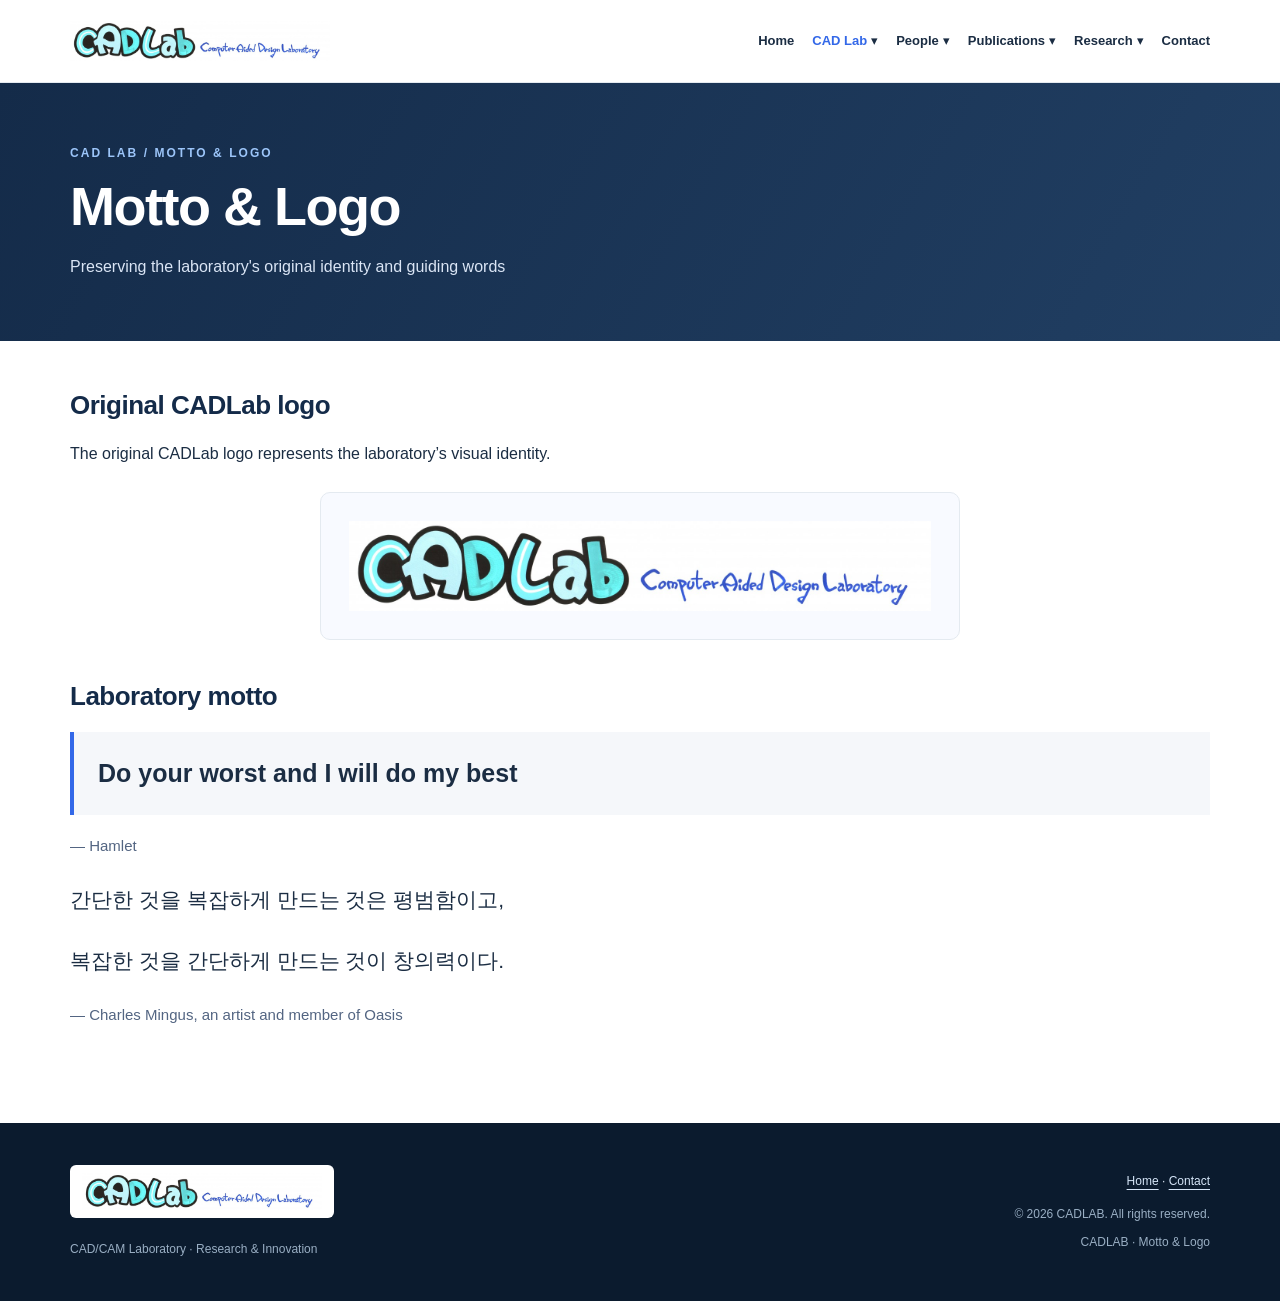
<file: lab/motto.html>
<!doctype html>
<html lang="en">
<head>
<meta charset="utf-8">
<meta name="viewport" content="width=device-width,initial-scale=1">
<meta name="description" content="Motto and logo of Ajou University CAD Laboratory.">
<title>Motto &amp; Logo | Ajou University CAD Laboratory</title>

<link rel="stylesheet" href="../assets/styles.css">
<link rel="stylesheet" href="../assets/pages.css">
</head>
<body class="subpage page-motto">
<!-- shared-header:start -->
  <a class="skip-link" href="#main">Skip to content</a>
  <header class="header">
    <div class="wrap nav">
      <a class="brand" href="../index.html" aria-label="CADLAB home"><img src="../assets/cadlab-logo.jpg" alt="CADLAB — Computer-Aided Design Laboratory" width="1500" height="234" fetchpriority="high"></a>
      <button type="button" id="menuButton" class="menu" aria-label="Toggle navigation" aria-expanded="false" aria-controls="navigation">☰</button>
      <nav id="navigation" aria-label="Main navigation">
        <a href="../index.html">Home</a>
<div class="nav-group current-section">
          <a href="../index.html#about">CAD Lab</a> <button class="submenu-toggle" type="button" aria-label="Toggle CAD Lab submenu" aria-expanded="false" aria-controls="lab-submenu">▾</button>
          <div class="dropdown" id="lab-submenu">
            <a href="../lab/introduction.html">Introduction</a>
<a href="../lab/motto.html" aria-current="page">Motto &amp; Logo</a>
          </div>
        </div>
<div class="nav-group">
          <a href="../index.html#people">People</a> <button class="submenu-toggle" type="button" aria-label="Toggle People submenu" aria-expanded="false" aria-controls="people-submenu">▾</button>
          <div class="dropdown" id="people-submenu">
            <a href="../people/professor.html">Professor</a>
<a href="../people/members.html">Members</a>
<a href="../people/alumni.html">Alumni</a>
          </div>
        </div>
<div class="nav-group">
          <a href="../index.html#publications">Publications</a> <button class="submenu-toggle" type="button" aria-label="Toggle Publications submenu" aria-expanded="false" aria-controls="publications-submenu">▾</button>
          <div class="dropdown" id="publications-submenu">
            <a href="../publications/international.html">International Journal Papers</a>
<a href="../publications/korean.html">Korean Journal Papers</a>
<a href="../publications/articles.html">Articles</a>
<a href="../publications/patents.html">Patents</a>
<a href="../publications/standards.html">Korean Industrial Standards</a>
          </div>
        </div>
<div class="nav-group">
          <a href="../index.html#research">Research</a> <button class="submenu-toggle" type="button" aria-label="Toggle Research submenu" aria-expanded="false" aria-controls="research-submenu">▾</button>
          <div class="dropdown" id="research-submenu">
            <a href="../research/ongoing.html">Ongoing Projects</a>
<a href="../research/completed.html">Closed Projects</a>
          </div>
        </div>
<a href="../lab/contact.html">Contact</a>
      </nav>
    </div>
  </header>
  <!-- shared-header:end -->
<section class="hero"><div class="shell"><div class="eyebrow">CAD LAB / MOTTO &amp; LOGO</div><h1>Motto &amp; Logo</h1><p>Preserving the laboratory's original identity and guiding words</p></div></section>
<main id="main" class="shell content">
<section aria-labelledby="logo-title"><h2 class="section-title" id="logo-title">Original CADLab logo</h2><p>The original CADLab logo represents the laboratory’s visual identity.</p><div class="logo-card"><img src="assets/cadlab-original-logo.jpg" alt="Original hand-drawn CADLab logo with Computer-Aided Design Laboratory lettering"></div></section>
<section aria-labelledby="motto-title"><h2 class="section-title" id="motto-title">Laboratory motto</h2><blockquote class="quote">Do your worst and I will do my best</blockquote><p class="attribution">— Hamlet</p><div class="korean" lang="ko"><p>간단한 것을 복잡하게 만드는 것은 평범함이고,</p><p>복잡한 것을 간단하게 만드는 것이 창의력이다.</p></div><p class="attribution">— Charles Mingus, an artist and member of Oasis</p></section>

</main>
<!-- shared-footer:start -->
  <footer class="site-footer">
    <div class="wrap footerrow">
      <div><a class="footer-logo" href="../index.html" aria-label="CADLAB home"><img src="../assets/cadlab-logo.jpg" alt="CADLAB — Computer-Aided Design Laboratory" width="1500" height="234" loading="lazy"></a><p>CAD/CAM Laboratory · Research &amp; Innovation</p></div>
      <div><a href="../index.html">Home</a> · <a href="../lab/contact.html">Contact</a><p>© <span data-year>2026</span> CADLAB. All rights reserved.</p><small class="footer-context">CADLAB · Motto &amp; Logo</small></div>
    </div>
  </footer>
  <!-- shared-footer:end -->
<script src="../assets/navigation.js" defer></script>
</body>
</html>
</file>
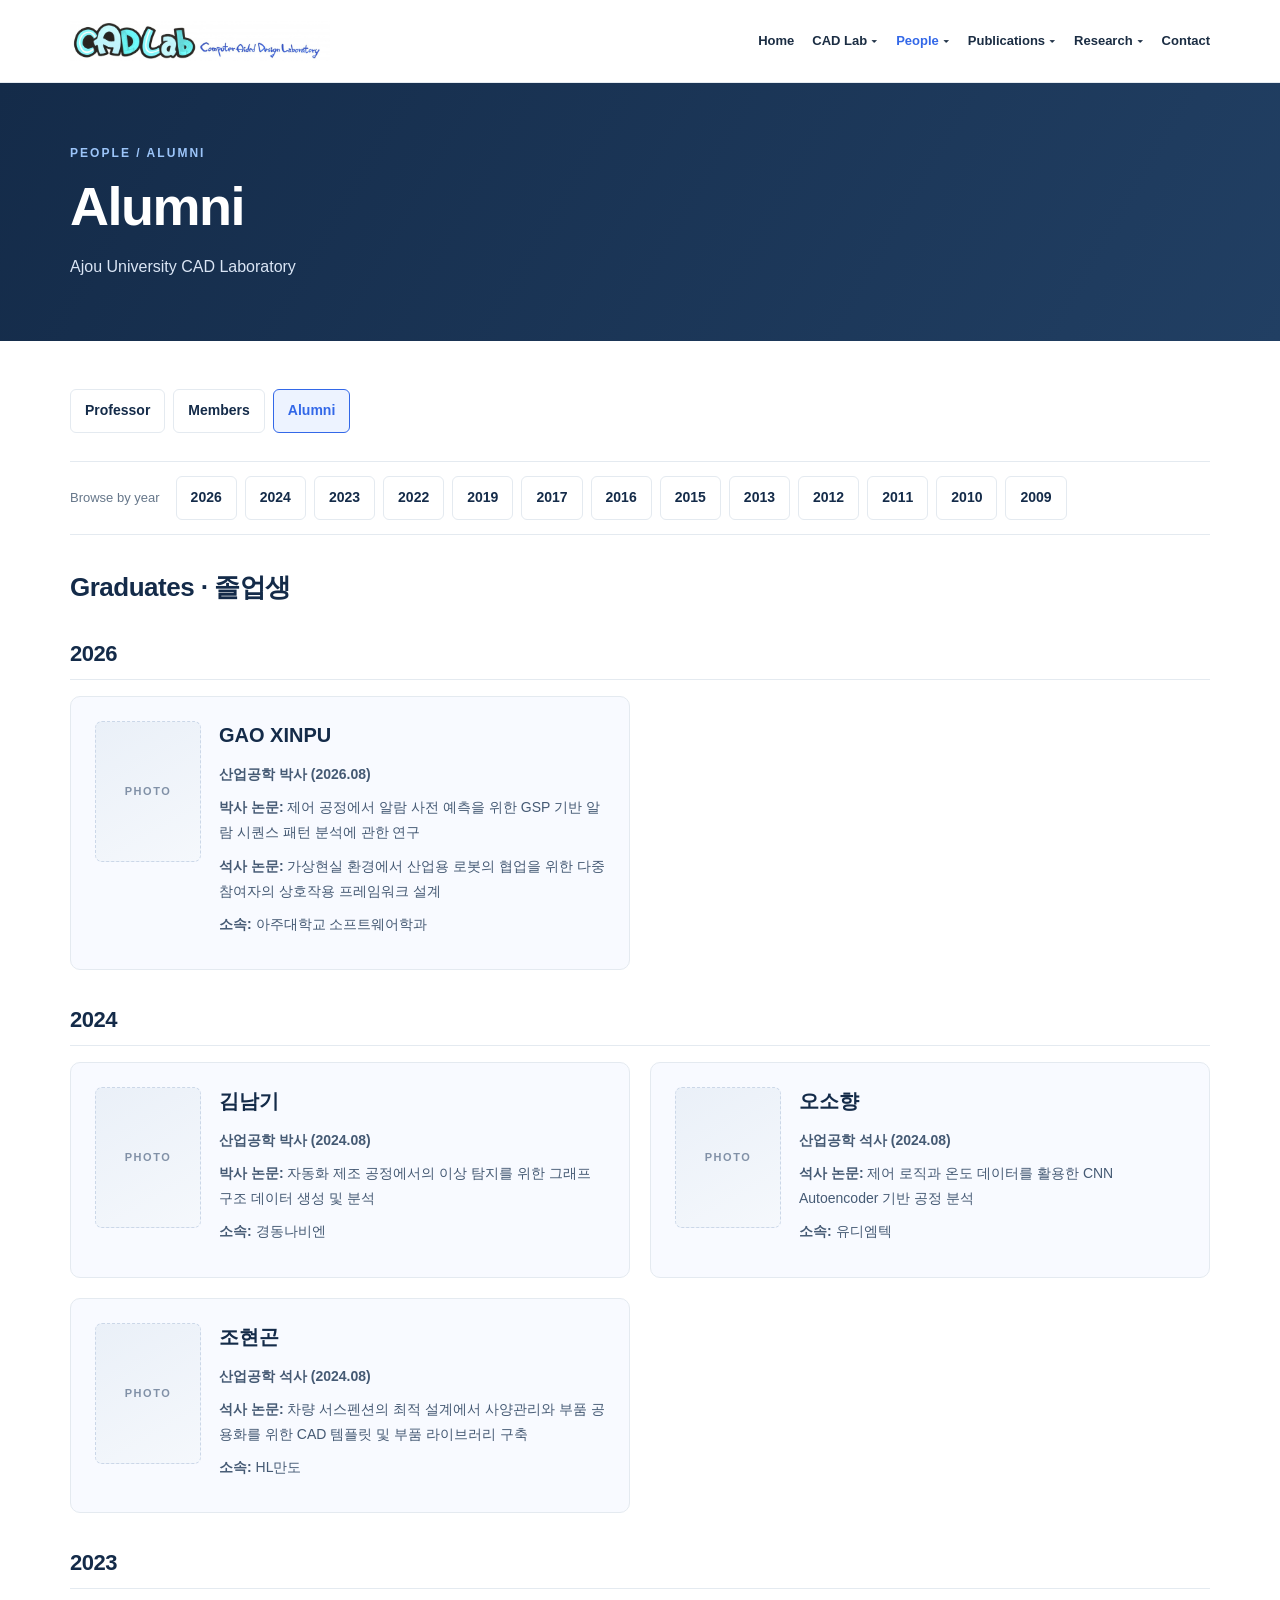
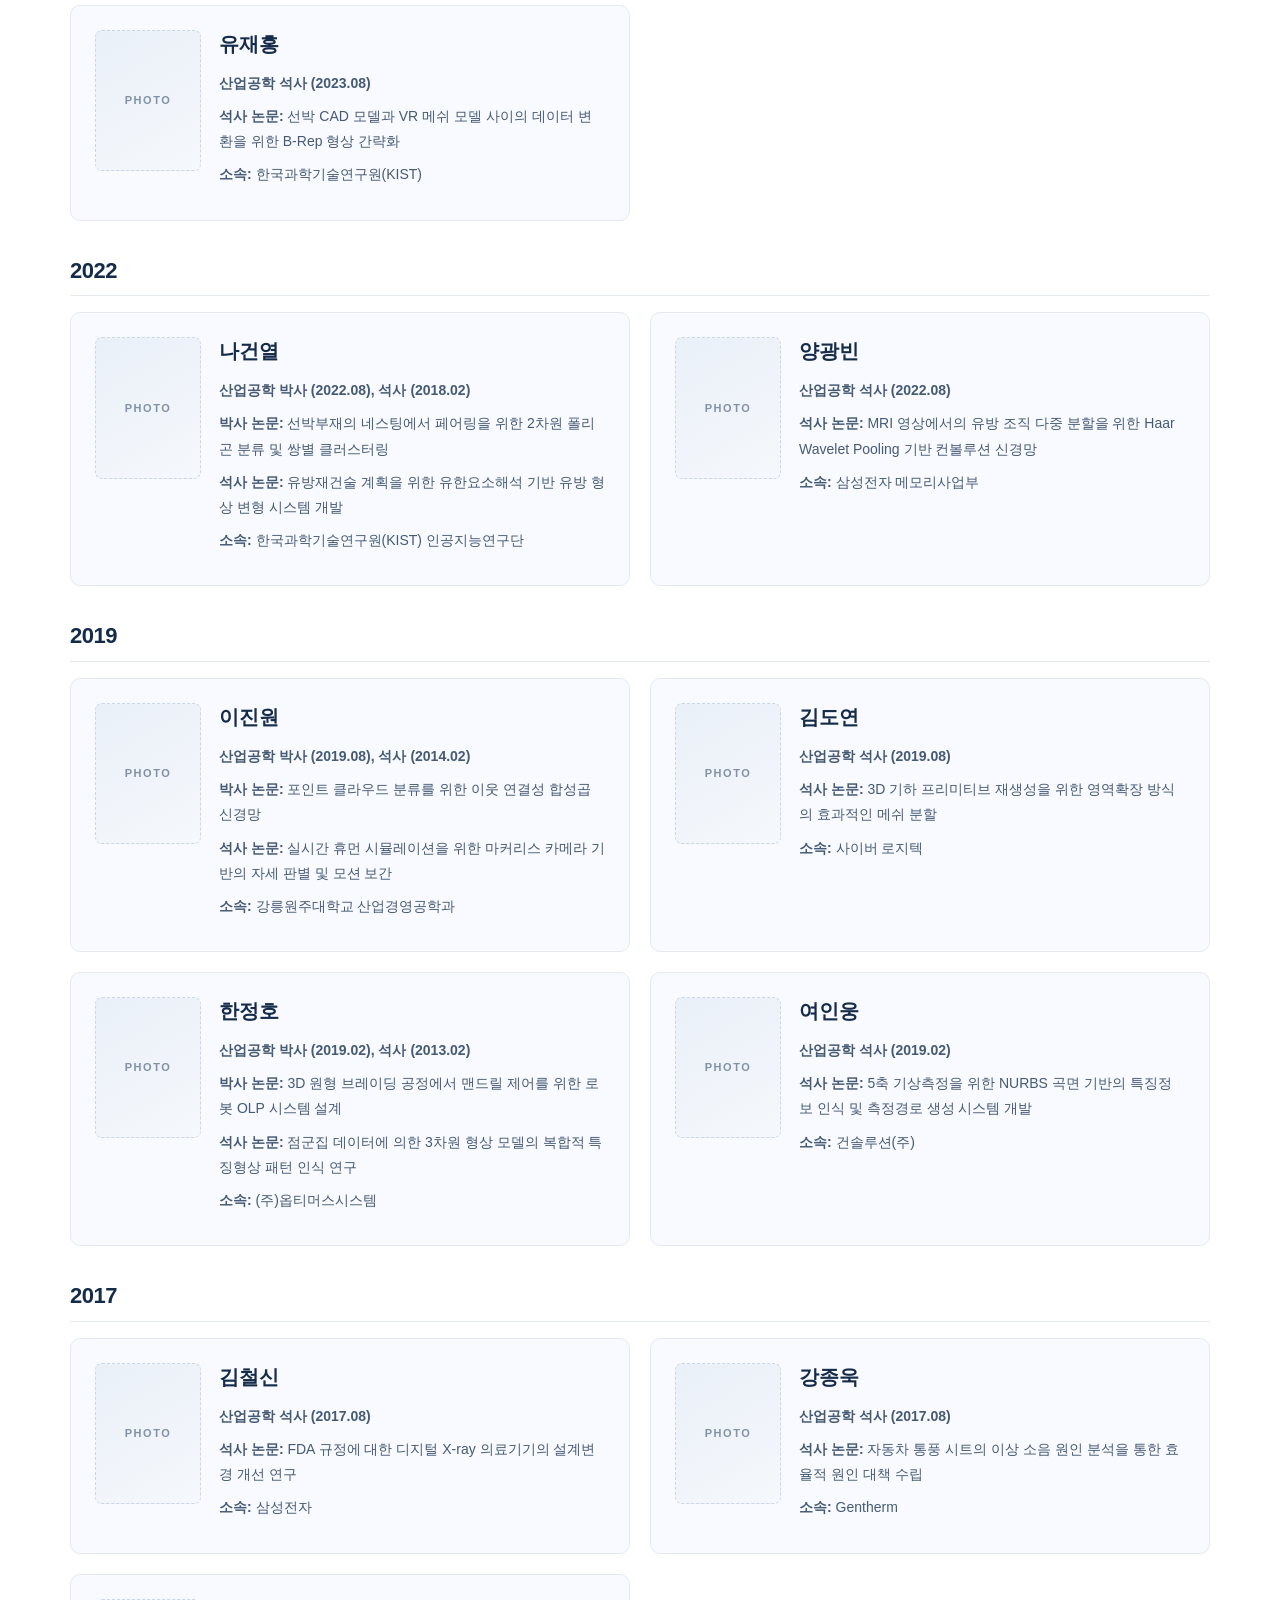
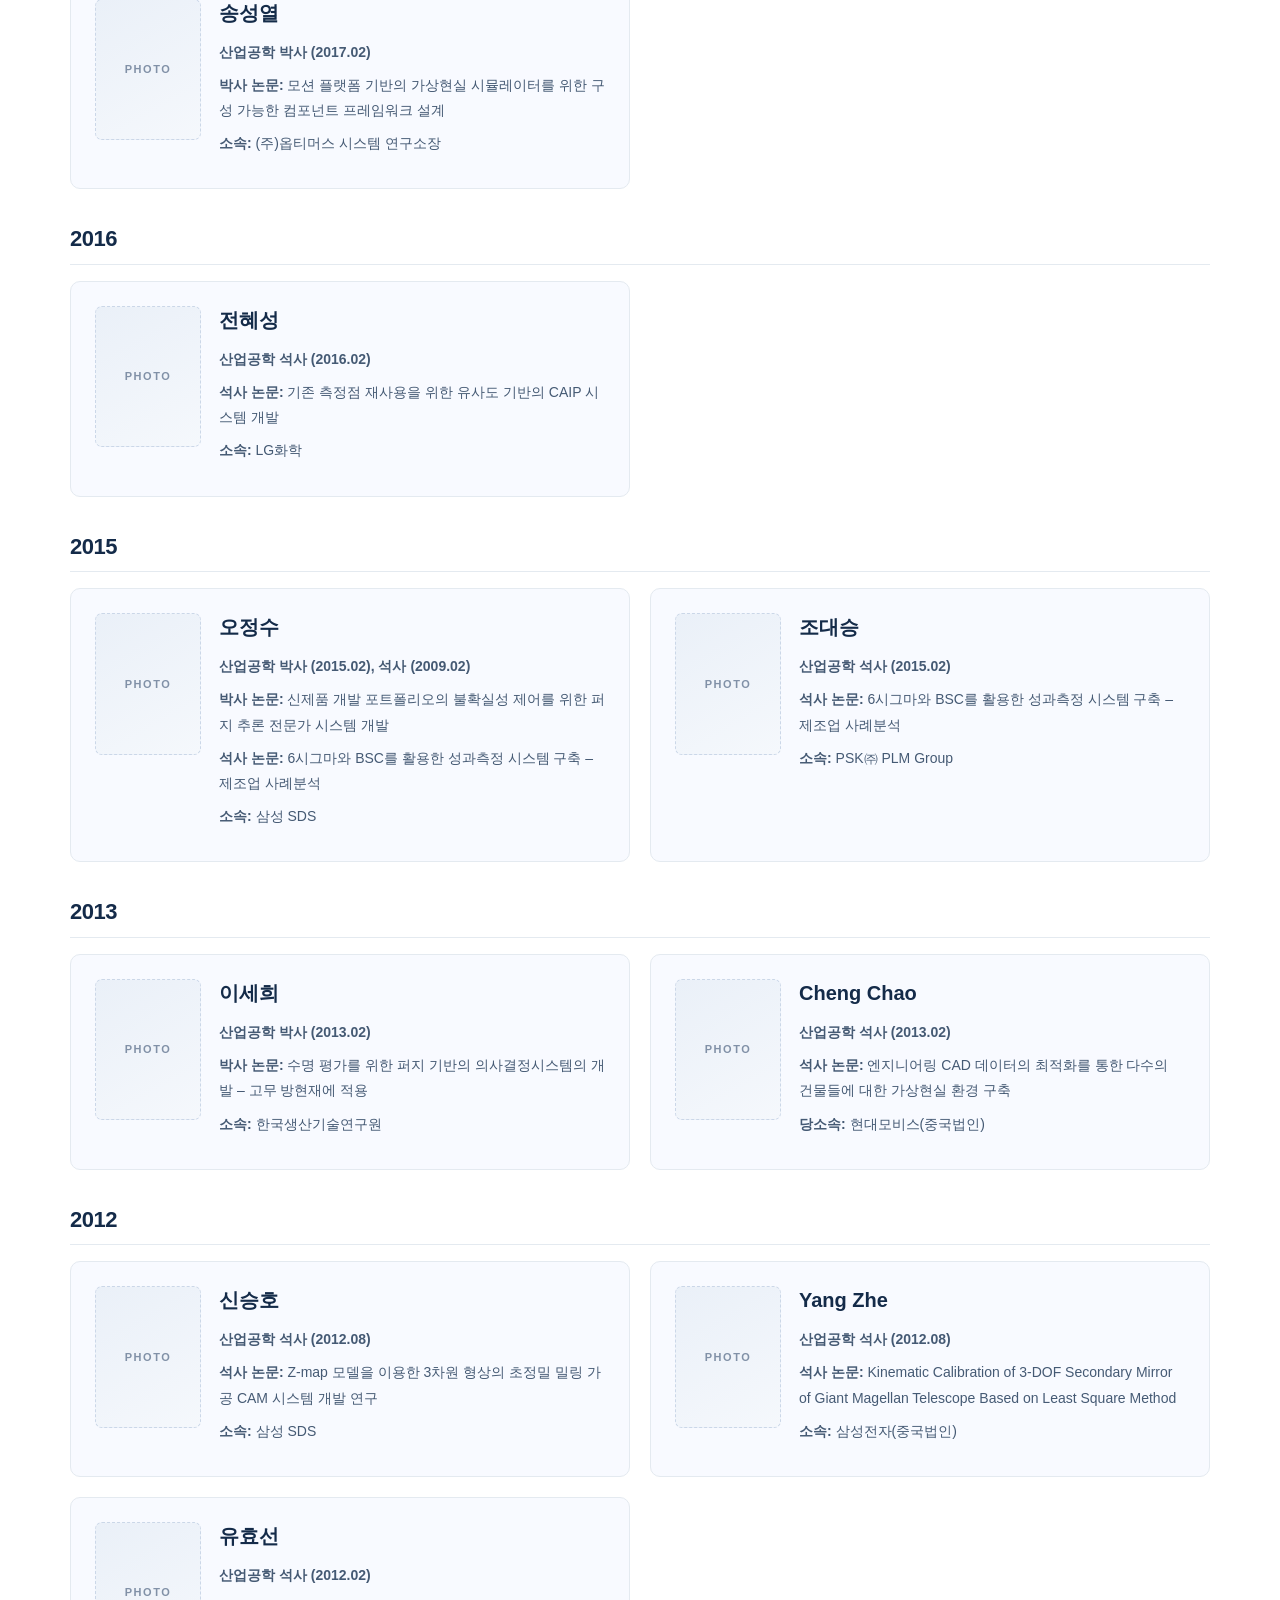
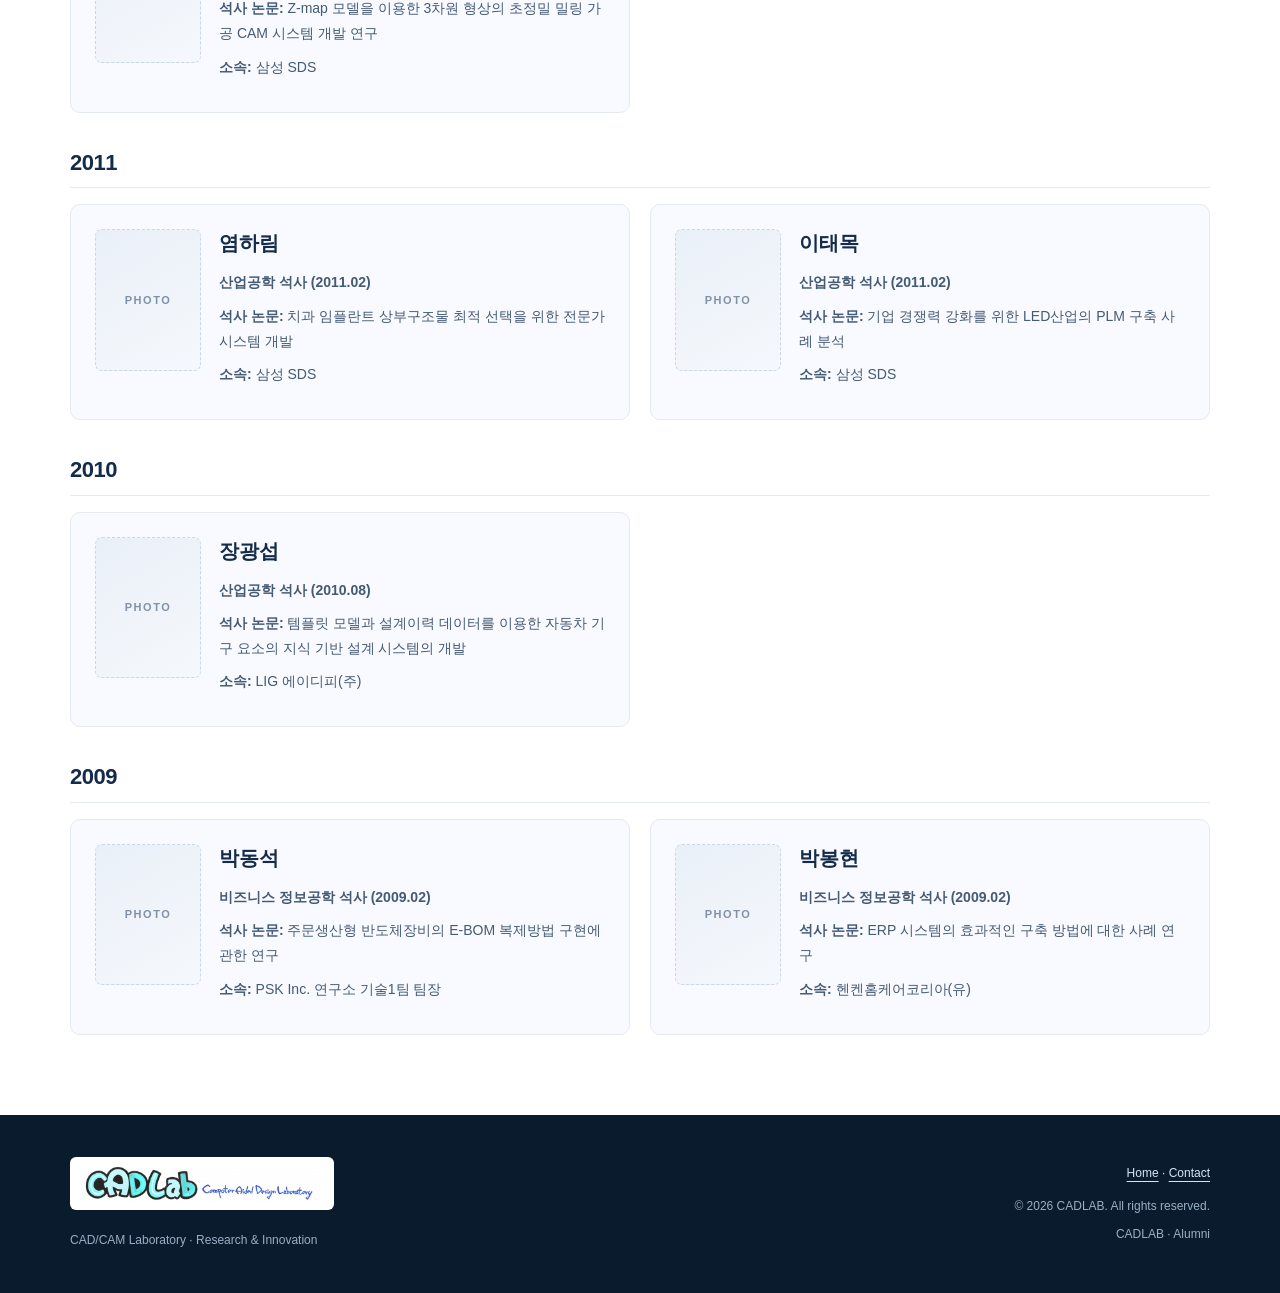
<file: people/alumni.html>
<!doctype html>
<html lang="ko"><head><meta charset="utf-8"><meta name="viewport" content="width=device-width, initial-scale=1"><title>Alumni | CADLAB</title><meta name="description" content="Graduates of Ajou University CAD Laboratory, listed chronologically."><link rel="stylesheet" href="../assets/styles.css">
<link rel="stylesheet" href="../assets/pages.css">
</head>
<body class="subpage page-alumni"><!-- shared-header:start -->
  <a class="skip-link" href="#main">Skip to content</a>
  <header class="header">
    <div class="wrap nav">
      <a class="brand" href="../index.html" aria-label="CADLAB home"><img src="../assets/cadlab-logo.jpg" alt="CADLAB — Computer-Aided Design Laboratory" width="1500" height="234" fetchpriority="high"></a>
      <button type="button" id="menuButton" class="menu" aria-label="Toggle navigation" aria-expanded="false" aria-controls="navigation">☰</button>
      <nav id="navigation" aria-label="Main navigation">
        <a href="../index.html">Home</a>
<div class="nav-group">
          <a href="../index.html#about">CAD Lab</a> <button class="submenu-toggle" type="button" aria-label="Toggle CAD Lab submenu" aria-expanded="false" aria-controls="lab-submenu">▾</button>
          <div class="dropdown" id="lab-submenu">
            <a href="../lab/introduction.html">Introduction</a>
<a href="../lab/motto.html">Motto &amp; Logo</a>
          </div>
        </div>
<div class="nav-group current-section">
          <a href="../index.html#people">People</a> <button class="submenu-toggle" type="button" aria-label="Toggle People submenu" aria-expanded="false" aria-controls="people-submenu">▾</button>
          <div class="dropdown" id="people-submenu">
            <a href="../people/professor.html">Professor</a>
<a href="../people/members.html">Members</a>
<a href="../people/alumni.html" aria-current="page">Alumni</a>
          </div>
        </div>
<div class="nav-group">
          <a href="../index.html#publications">Publications</a> <button class="submenu-toggle" type="button" aria-label="Toggle Publications submenu" aria-expanded="false" aria-controls="publications-submenu">▾</button>
          <div class="dropdown" id="publications-submenu">
            <a href="../publications/international.html">International Journal Papers</a>
<a href="../publications/korean.html">Korean Journal Papers</a>
<a href="../publications/articles.html">Articles</a>
<a href="../publications/patents.html">Patents</a>
<a href="../publications/standards.html">Korean Industrial Standards</a>
          </div>
        </div>
<div class="nav-group">
          <a href="../index.html#research">Research</a> <button class="submenu-toggle" type="button" aria-label="Toggle Research submenu" aria-expanded="false" aria-controls="research-submenu">▾</button>
          <div class="dropdown" id="research-submenu">
            <a href="../research/ongoing.html">Ongoing Projects</a>
<a href="../research/completed.html">Closed Projects</a>
          </div>
        </div>
<a href="../lab/contact.html">Contact</a>
      </nav>
    </div>
  </header>
  <!-- shared-header:end -->
<section class="hero"><div class="shell"><div class="eyebrow">PEOPLE / ALUMNI</div><h1>Alumni</h1><p>Ajou University CAD Laboratory</p></div></section>
<main id="main" class="shell">
<nav class="section-nav" aria-label="People pages"><a href="professor.html">Professor</a><a href="members.html">Members</a><a href="alumni.html" aria-current="page">Alumni</a></nav><nav class="year-nav" aria-label="Year navigation"><span>Browse by year</span><a href="#year-2026">2026</a><a href="#year-2024">2024</a><a href="#year-2023">2023</a><a href="#year-2022">2022</a><a href="#year-2019">2019</a><a href="#year-2017">2017</a><a href="#year-2016">2016</a><a href="#year-2015">2015</a><a href="#year-2013">2013</a><a href="#year-2012">2012</a><a href="#year-2011">2011</a><a href="#year-2010">2010</a><a href="#year-2009">2009</a></nav>
<h2 class="section-title">Graduates · 졸업생</h2>
<h2 class="year" id="year-2026">2026</h2><div class="cards"><article class="card"><div class="portrait" aria-label="Photo space for GAO XINPU"><span>PHOTO</span></div><div class="info"><h3>GAO XINPU</h3><p class="degree">산업공학 박사 (2026.08)</p><p><b>박사 논문:</b> 제어 공정에서 알람 사전 예측을 위한 GSP 기반 알람 시퀀스 패턴 분석에 관한 연구</p><p><b>석사 논문:</b> 가상현실 환경에서 산업용 로봇의 협업을 위한 다중 참여자의 상호작용 프레임워크 설계</p><p><b>소속:</b> 아주대학교 소프트웨어학과</p></div></article></div><h2 class="year" id="year-2024">2024</h2><div class="cards"><article class="card"><div class="portrait" aria-label="Photo space for 김남기"><span>PHOTO</span></div><div class="info"><h3>김남기</h3><p class="degree">산업공학 박사 (2024.08)</p><p><b>박사 논문:</b> 자동화 제조 공정에서의 이상 탐지를 위한 그래프 구조 데이터 생성 및 분석</p><p><b>소속:</b> 경동나비엔</p></div></article><article class="card"><div class="portrait" aria-label="Photo space for 오소향"><span>PHOTO</span></div><div class="info"><h3>오소향</h3><p class="degree">산업공학 석사 (2024.08)</p><p><b>석사 논문:</b> 제어 로직과 온도 데이터를 활용한 CNN Autoencoder 기반 공정 분석</p><p><b>소속:</b> 유디엠텍</p></div></article><article class="card"><div class="portrait" aria-label="Photo space for 조현곤"><span>PHOTO</span></div><div class="info"><h3>조현곤</h3><p class="degree">산업공학 석사 (2024.08)</p><p><b>석사 논문:</b> 차량 서스펜션의 최적 설계에서 사양관리와 부품 공용화를 위한 CAD 템플릿 및 부품 라이브러리 구축</p><p><b>소속:</b> HL만도</p></div></article></div><h2 class="year" id="year-2023">2023</h2><div class="cards"><article class="card"><div class="portrait" aria-label="Photo space for 유재홍"><span>PHOTO</span></div><div class="info"><h3>유재홍</h3><p class="degree">산업공학 석사 (2023.08)</p><p><b>석사 논문:</b> 선박 CAD 모델과 VR 메쉬 모델 사이의 데이터 변환을 위한 B-Rep 형상 간략화</p><p><b>소속:</b> 한국과학기술연구원(KIST)</p></div></article></div><h2 class="year" id="year-2022">2022</h2><div class="cards"><article class="card"><div class="portrait" aria-label="Photo space for 나건열"><span>PHOTO</span></div><div class="info"><h3>나건열</h3><p class="degree">산업공학 박사 (2022.08), 석사 (2018.02)</p><p><b>박사 논문:</b> 선박부재의 네스팅에서 페어링을 위한 2차원 폴리곤 분류 및 쌍별 클러스터링</p><p><b>석사 논문:</b> 유방재건술 계획을 위한 유한요소해석 기반 유방 형상 변형 시스템 개발</p><p><b>소속:</b> 한국과학기술연구원(KIST) 인공지능연구단</p></div></article><article class="card"><div class="portrait" aria-label="Photo space for 양광빈"><span>PHOTO</span></div><div class="info"><h3>양광빈</h3><p class="degree">산업공학 석사 (2022.08)</p><p><b>석사 논문:</b> MRI 영상에서의 유방 조직 다중 분할을 위한 Haar Wavelet Pooling 기반 컨볼루션 신경망</p><p><b>소속:</b> 삼성전자 메모리사업부</p></div></article></div><h2 class="year" id="year-2019">2019</h2><div class="cards"><article class="card"><div class="portrait" aria-label="Photo space for 이진원"><span>PHOTO</span></div><div class="info"><h3>이진원</h3><p class="degree">산업공학 박사 (2019.08), 석사 (2014.02)</p><p><b>박사 논문:</b> 포인트 클라우드 분류를 위한 이웃 연결성 합성곱 신경망</p><p><b>석사 논문:</b> 실시간 휴먼 시뮬레이션을 위한 마커리스 카메라 기반의 자세 판별 및 모션 보간</p><p><b>소속:</b> 강릉원주대학교 산업경영공학과</p></div></article><article class="card"><div class="portrait" aria-label="Photo space for 김도연"><span>PHOTO</span></div><div class="info"><h3>김도연</h3><p class="degree">산업공학 석사 (2019.08)</p><p><b>석사 논문:</b> 3D 기하 프리미티브 재생성을 위한 영역확장 방식의 효과적인 메쉬 분할</p><p><b>소속:</b> 사이버 로지텍</p></div></article><article class="card"><div class="portrait" aria-label="Photo space for 한정호"><span>PHOTO</span></div><div class="info"><h3>한정호</h3><p class="degree">산업공학 박사 (2019.02), 석사 (2013.02)</p><p><b>박사 논문:</b> 3D 원형 브레이딩 공정에서 맨드릴 제어를 위한 로봇 OLP 시스템 설계</p><p><b>석사 논문:</b> 점군집 데이터에 의한 3차원 형상 모델의 복합적 특징형상 패턴 인식 연구</p><p><b>소속:</b> (주)옵티머스시스템</p></div></article><article class="card"><div class="portrait" aria-label="Photo space for 여인웅"><span>PHOTO</span></div><div class="info"><h3>여인웅</h3><p class="degree">산업공학 석사 (2019.02)</p><p><b>석사 논문:</b> 5축 기상측정을 위한 NURBS 곡면 기반의 특징정보 인식 및 측정경로 생성 시스템 개발</p><p><b>소속:</b> 건솔루션(주)</p></div></article></div><h2 class="year" id="year-2017">2017</h2><div class="cards"><article class="card"><div class="portrait" aria-label="Photo space for 김철신"><span>PHOTO</span></div><div class="info"><h3>김철신</h3><p class="degree">산업공학 석사 (2017.08)</p><p><b>석사 논문:</b> FDA 규정에 대한 디지털 X-ray 의료기기의 설계변경 개선 연구</p><p><b>소속:</b> 삼성전자</p></div></article><article class="card"><div class="portrait" aria-label="Photo space for 강종욱"><span>PHOTO</span></div><div class="info"><h3>강종욱</h3><p class="degree">산업공학 석사 (2017.08)</p><p><b>석사 논문:</b> 자동차 통풍 시트의 이상 소음 원인 분석을 통한 효율적 원인 대책 수립</p><p><b>소속:</b> Gentherm</p></div></article><article class="card"><div class="portrait" aria-label="Photo space for 송성열"><span>PHOTO</span></div><div class="info"><h3>송성열</h3><p class="degree">산업공학 박사 (2017.02)</p><p><b>박사 논문:</b> 모션 플랫폼 기반의 가상현실 시뮬레이터를 위한 구성 가능한 컴포넌트 프레임워크 설계</p><p><b>소속:</b> (주)옵티머스 시스템 연구소장</p></div></article></div><h2 class="year" id="year-2016">2016</h2><div class="cards"><article class="card"><div class="portrait" aria-label="Photo space for 전혜성"><span>PHOTO</span></div><div class="info"><h3>전혜성</h3><p class="degree">산업공학 석사 (2016.02)</p><p><b>석사 논문:</b> 기존 측정점 재사용을 위한 유사도 기반의 CAIP 시스템 개발</p><p><b>소속:</b> LG화학</p></div></article></div><h2 class="year" id="year-2015">2015</h2><div class="cards"><article class="card"><div class="portrait" aria-label="Photo space for 오정수"><span>PHOTO</span></div><div class="info"><h3>오정수</h3><p class="degree">산업공학 박사 (2015.02), 석사 (2009.02)</p><p><b>박사 논문:</b> 신제품 개발 포트폴리오의 불확실성 제어를 위한 퍼지 추론 전문가 시스템 개발</p><p><b>석사 논문:</b> 6시그마와 BSC를 활용한 성과측정 시스템 구축 – 제조업 사례분석</p><p><b>소속:</b> 삼성 SDS</p></div></article><article class="card"><div class="portrait" aria-label="Photo space for 조대승"><span>PHOTO</span></div><div class="info"><h3>조대승</h3><p class="degree">산업공학 석사 (2015.02)</p><p><b>석사 논문:</b> 6시그마와 BSC를 활용한 성과측정 시스템 구축 – 제조업 사례분석</p><p><b>소속:</b> PSK㈜ PLM Group</p></div></article></div><h2 class="year" id="year-2013">2013</h2><div class="cards"><article class="card"><div class="portrait" aria-label="Photo space for 이세희"><span>PHOTO</span></div><div class="info"><h3>이세희</h3><p class="degree">산업공학 박사 (2013.02)</p><p><b>박사 논문:</b> 수명 평가를 위한 퍼지 기반의 의사결정시스템의 개발 – 고무 방현재에 적용</p><p><b>소속:</b> 한국생산기술연구원</p></div></article><article class="card"><div class="portrait" aria-label="Photo space for Cheng Chao"><span>PHOTO</span></div><div class="info"><h3>Cheng Chao</h3><p class="degree">산업공학 석사 (2013.02)</p><p><b>석사 논문:</b> 엔지니어링 CAD 데이터의 최적화를 통한 다수의 건물들에 대한 가상현실 환경 구축</p><p><b>당소속:</b> 현대모비스(중국법인)</p></div></article></div><h2 class="year" id="year-2012">2012</h2><div class="cards"><article class="card"><div class="portrait" aria-label="Photo space for 신승호"><span>PHOTO</span></div><div class="info"><h3>신승호</h3><p class="degree">산업공학 석사 (2012.08)</p><p><b>석사 논문:</b> Z-map 모델을 이용한 3차원 형상의 초정밀 밀링 가공 CAM 시스템 개발 연구</p><p><b>소속:</b> 삼성 SDS</p></div></article><article class="card"><div class="portrait" aria-label="Photo space for Yang Zhe"><span>PHOTO</span></div><div class="info"><h3>Yang Zhe</h3><p class="degree">산업공학 석사 (2012.08)</p><p><b>석사 논문:</b> Kinematic Calibration of 3-DOF Secondary Mirror of Giant Magellan Telescope Based on Least Square Method</p><p><b>소속:</b> 삼성전자(중국법인)</p></div></article><article class="card"><div class="portrait" aria-label="Photo space for 유효선"><span>PHOTO</span></div><div class="info"><h3>유효선</h3><p class="degree">산업공학 석사 (2012.02)</p><p><b>석사 논문:</b> Z-map 모델을 이용한 3차원 형상의 초정밀 밀링 가공 CAM 시스템 개발 연구</p><p><b>소속:</b> 삼성 SDS</p></div></article></div><h2 class="year" id="year-2011">2011</h2><div class="cards"><article class="card"><div class="portrait" aria-label="Photo space for 염하림"><span>PHOTO</span></div><div class="info"><h3>염하림</h3><p class="degree">산업공학 석사 (2011.02)</p><p><b>석사 논문:</b> 치과 임플란트 상부구조물 최적 선택을 위한 전문가시스템 개발</p><p><b>소속:</b> 삼성 SDS</p></div></article><article class="card"><div class="portrait" aria-label="Photo space for 이태목"><span>PHOTO</span></div><div class="info"><h3>이태목</h3><p class="degree">산업공학 석사 (2011.02)</p><p><b>석사 논문:</b> 기업 경쟁력 강화를 위한 LED산업의 PLM 구축 사례 분석</p><p><b>소속:</b> 삼성 SDS</p></div></article></div><h2 class="year" id="year-2010">2010</h2><div class="cards"><article class="card"><div class="portrait" aria-label="Photo space for 장광섭"><span>PHOTO</span></div><div class="info"><h3>장광섭</h3><p class="degree">산업공학 석사 (2010.08)</p><p><b>석사 논문:</b> 템플릿 모델과 설계이력 데이터를 이용한 자동차 기구 요소의 지식 기반 설계 시스템의 개발</p><p><b>소속:</b> LIG 에이디피(주)</p></div></article></div><h2 class="year" id="year-2009">2009</h2><div class="cards"><article class="card"><div class="portrait" aria-label="Photo space for 박동석"><span>PHOTO</span></div><div class="info"><h3>박동석</h3><p class="degree">비즈니스 정보공학 석사 (2009.02)</p><p><b>석사 논문:</b> 주문생산형 반도체장비의 E-BOM 복제방법 구현에 관한 연구</p><p><b>소속:</b> PSK Inc. 연구소 기술1팀 팀장</p></div></article><article class="card"><div class="portrait" aria-label="Photo space for 박봉현"><span>PHOTO</span></div><div class="info"><h3>박봉현</h3><p class="degree">비즈니스 정보공학 석사 (2009.02)</p><p><b>석사 논문:</b> ERP 시스템의 효과적인 구축 방법에 대한 사례 연구</p><p><b>소속:</b> 헨켄홈케어코리아(유)</p></div></article></div>
</main><!-- shared-footer:start -->
  <footer class="site-footer">
    <div class="wrap footerrow">
      <div><a class="footer-logo" href="../index.html" aria-label="CADLAB home"><img src="../assets/cadlab-logo.jpg" alt="CADLAB — Computer-Aided Design Laboratory" width="1500" height="234" loading="lazy"></a><p>CAD/CAM Laboratory · Research &amp; Innovation</p></div>
      <div><a href="../index.html">Home</a> · <a href="../lab/contact.html">Contact</a><p>© <span data-year>2026</span> CADLAB. All rights reserved.</p><small class="footer-context">CADLAB · Alumni</small></div>
    </div>
  </footer>
  <!-- shared-footer:end --><script src="../assets/navigation.js" defer></script>
</body></html>
</file>
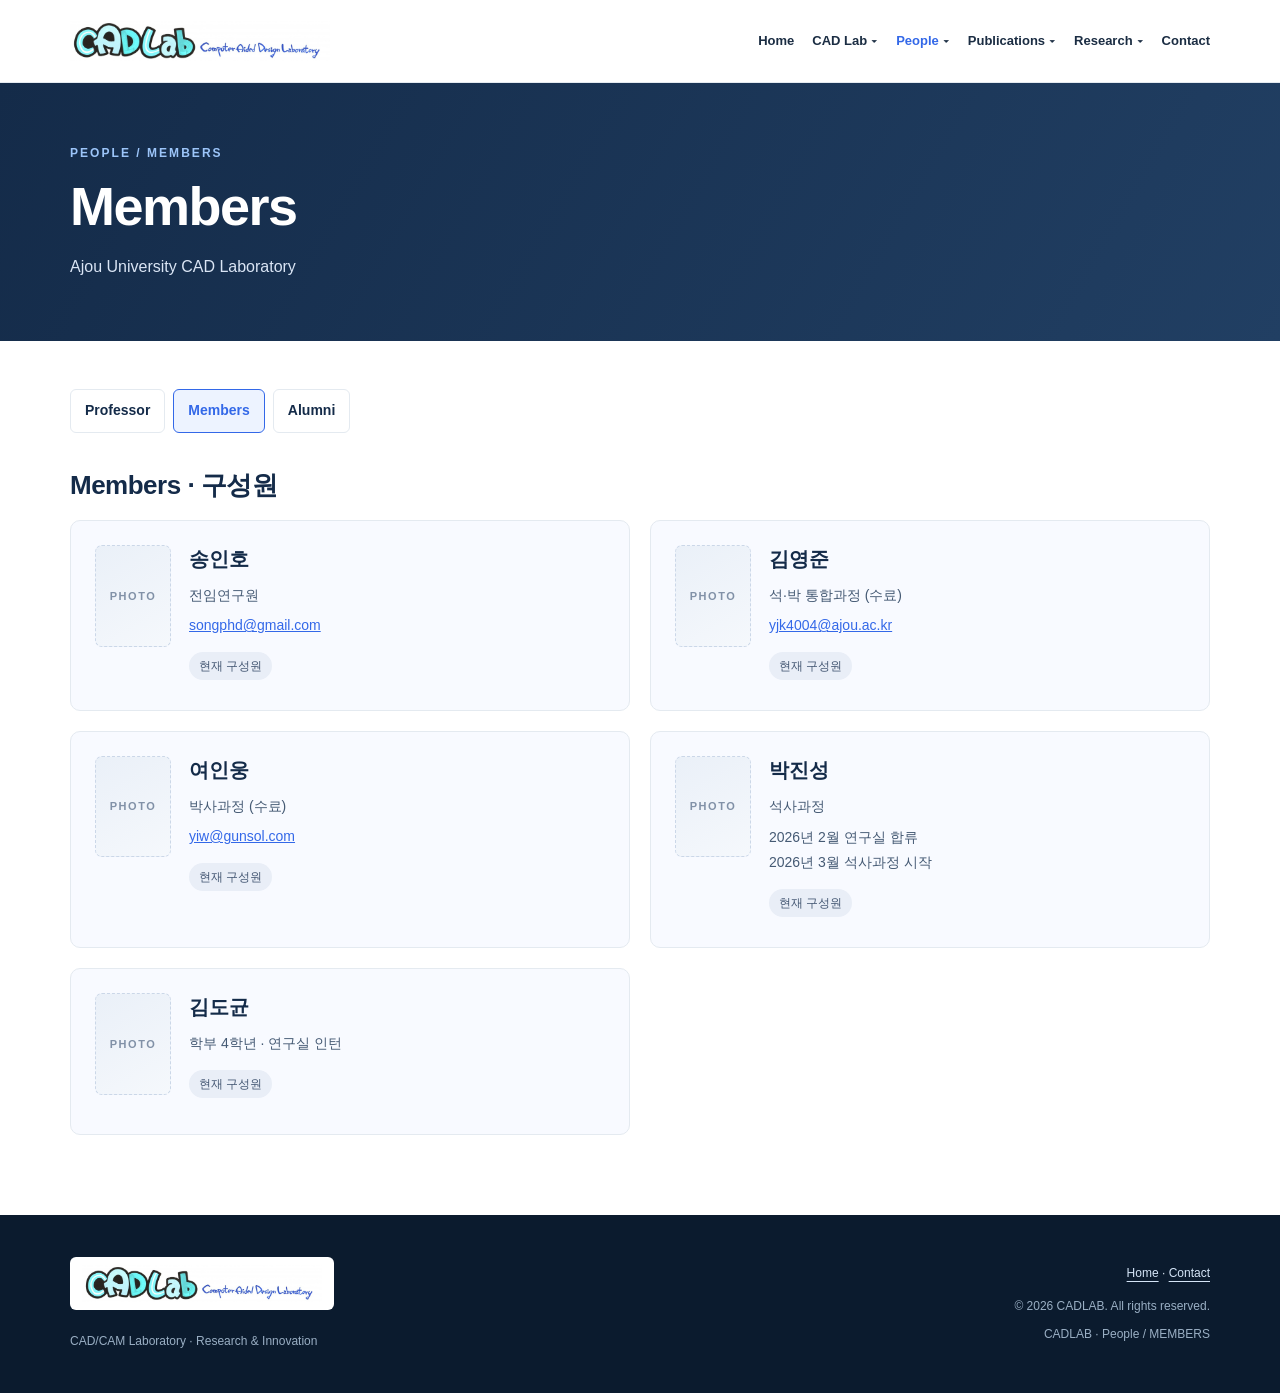
<file: people/members.html>
<!doctype html><html lang="ko"><head><meta charset="utf-8"><meta name="viewport" content="width=device-width,initial-scale=1">
<title>Members | CADLAB</title><link rel="stylesheet" href="../assets/styles.css">
<link rel="stylesheet" href="../assets/pages.css">
</head><body class="subpage page-members">
<!-- shared-header:start -->
  <a class="skip-link" href="#main">Skip to content</a>
  <header class="header">
    <div class="wrap nav">
      <a class="brand" href="../index.html" aria-label="CADLAB home"><img src="../assets/cadlab-logo.jpg" alt="CADLAB — Computer-Aided Design Laboratory" width="1500" height="234" fetchpriority="high"></a>
      <button type="button" id="menuButton" class="menu" aria-label="Toggle navigation" aria-expanded="false" aria-controls="navigation">☰</button>
      <nav id="navigation" aria-label="Main navigation">
        <a href="../index.html">Home</a>
<div class="nav-group">
          <a href="../index.html#about">CAD Lab</a> <button class="submenu-toggle" type="button" aria-label="Toggle CAD Lab submenu" aria-expanded="false" aria-controls="lab-submenu">▾</button>
          <div class="dropdown" id="lab-submenu">
            <a href="../lab/introduction.html">Introduction</a>
<a href="../lab/motto.html">Motto &amp; Logo</a>
          </div>
        </div>
<div class="nav-group current-section">
          <a href="../index.html#people">People</a> <button class="submenu-toggle" type="button" aria-label="Toggle People submenu" aria-expanded="false" aria-controls="people-submenu">▾</button>
          <div class="dropdown" id="people-submenu">
            <a href="../people/professor.html">Professor</a>
<a href="../people/members.html" aria-current="page">Members</a>
<a href="../people/alumni.html">Alumni</a>
          </div>
        </div>
<div class="nav-group">
          <a href="../index.html#publications">Publications</a> <button class="submenu-toggle" type="button" aria-label="Toggle Publications submenu" aria-expanded="false" aria-controls="publications-submenu">▾</button>
          <div class="dropdown" id="publications-submenu">
            <a href="../publications/international.html">International Journal Papers</a>
<a href="../publications/korean.html">Korean Journal Papers</a>
<a href="../publications/articles.html">Articles</a>
<a href="../publications/patents.html">Patents</a>
<a href="../publications/standards.html">Korean Industrial Standards</a>
          </div>
        </div>
<div class="nav-group">
          <a href="../index.html#research">Research</a> <button class="submenu-toggle" type="button" aria-label="Toggle Research submenu" aria-expanded="false" aria-controls="research-submenu">▾</button>
          <div class="dropdown" id="research-submenu">
            <a href="../research/ongoing.html">Ongoing Projects</a>
<a href="../research/completed.html">Closed Projects</a>
          </div>
        </div>
<a href="../lab/contact.html">Contact</a>
      </nav>
    </div>
  </header>
  <!-- shared-header:end -->
<section class="hero"><div class="shell"><div class="eyebrow">PEOPLE / MEMBERS</div><h1>Members</h1><p>Ajou University CAD Laboratory</p></div></section>
<main id="main" class="shell">
<nav class="section-nav" aria-label="People pages"><a href="professor.html">Professor</a><a href="members.html" aria-current="page">Members</a><a href="alumni.html">Alumni</a></nav>
<h2>Members · 구성원</h2><div class="grid"><article class="card"><div class="person-photo-placeholder" aria-label="Photograph not supplied">PHOTO</div><h3>송인호</h3><p class="role">전임연구원</p><p class="email"><a href="mailto:songphd@gmail.com">songphd@gmail.com</a></p><span class="tag">현재 구성원</span></article><article class="card"><div class="person-photo-placeholder" aria-label="Photograph not supplied">PHOTO</div><h3>김영준</h3><p class="role">석·박 통합과정 (수료)</p><p class="email"><a href="mailto:yjk4004@ajou.ac.kr">yjk4004@ajou.ac.kr</a></p><span class="tag">현재 구성원</span></article><article class="card"><div class="person-photo-placeholder" aria-label="Photograph not supplied">PHOTO</div><h3>여인웅</h3><p class="role">박사과정 (수료)</p><p class="email"><a href="mailto:yiw@gunsol.com">yiw@gunsol.com</a></p><span class="tag">현재 구성원</span></article><article class="card"><div class="person-photo-placeholder" aria-label="Photograph not supplied">PHOTO</div><h3>박진성</h3><p class="role">석사과정</p><p class="member-dates">2026년 2월 연구실 합류<br>2026년 3월 석사과정 시작</p><span class="tag">현재 구성원</span></article><article class="card"><div class="person-photo-placeholder" aria-label="Photograph not supplied">PHOTO</div><h3>김도균</h3><p class="role">학부 4학년 · 연구실 인턴</p><span class="tag">현재 구성원</span></article></div></main><!-- shared-footer:start -->
  <footer class="site-footer">
    <div class="wrap footerrow">
      <div><a class="footer-logo" href="../index.html" aria-label="CADLAB home"><img src="../assets/cadlab-logo.jpg" alt="CADLAB — Computer-Aided Design Laboratory" width="1500" height="234" loading="lazy"></a><p>CAD/CAM Laboratory · Research &amp; Innovation</p></div>
      <div><a href="../index.html">Home</a> · <a href="../lab/contact.html">Contact</a><p>© <span data-year>2026</span> CADLAB. All rights reserved.</p><small class="footer-context">CADLAB · People / MEMBERS</small></div>
    </div>
  </footer>
  <!-- shared-footer:end --><script src="../assets/navigation.js" defer></script>
</body></html>
</file>
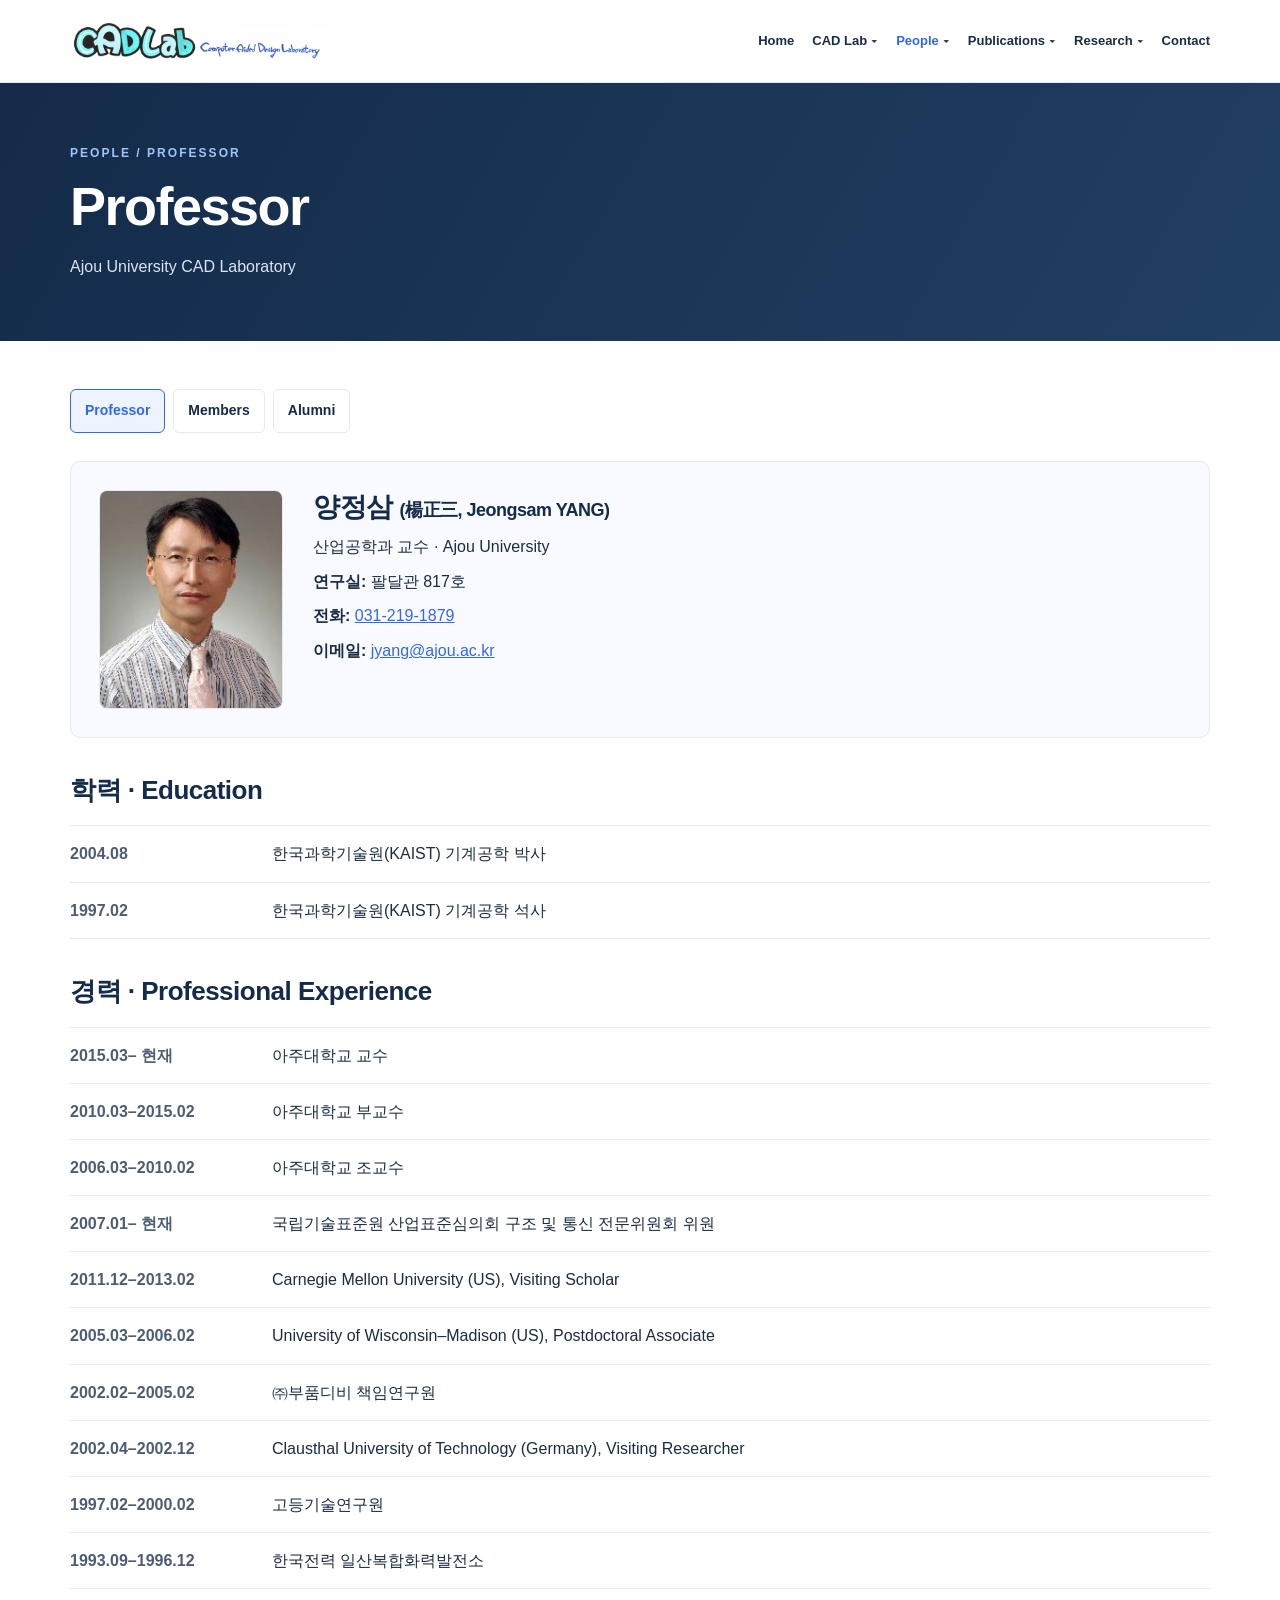
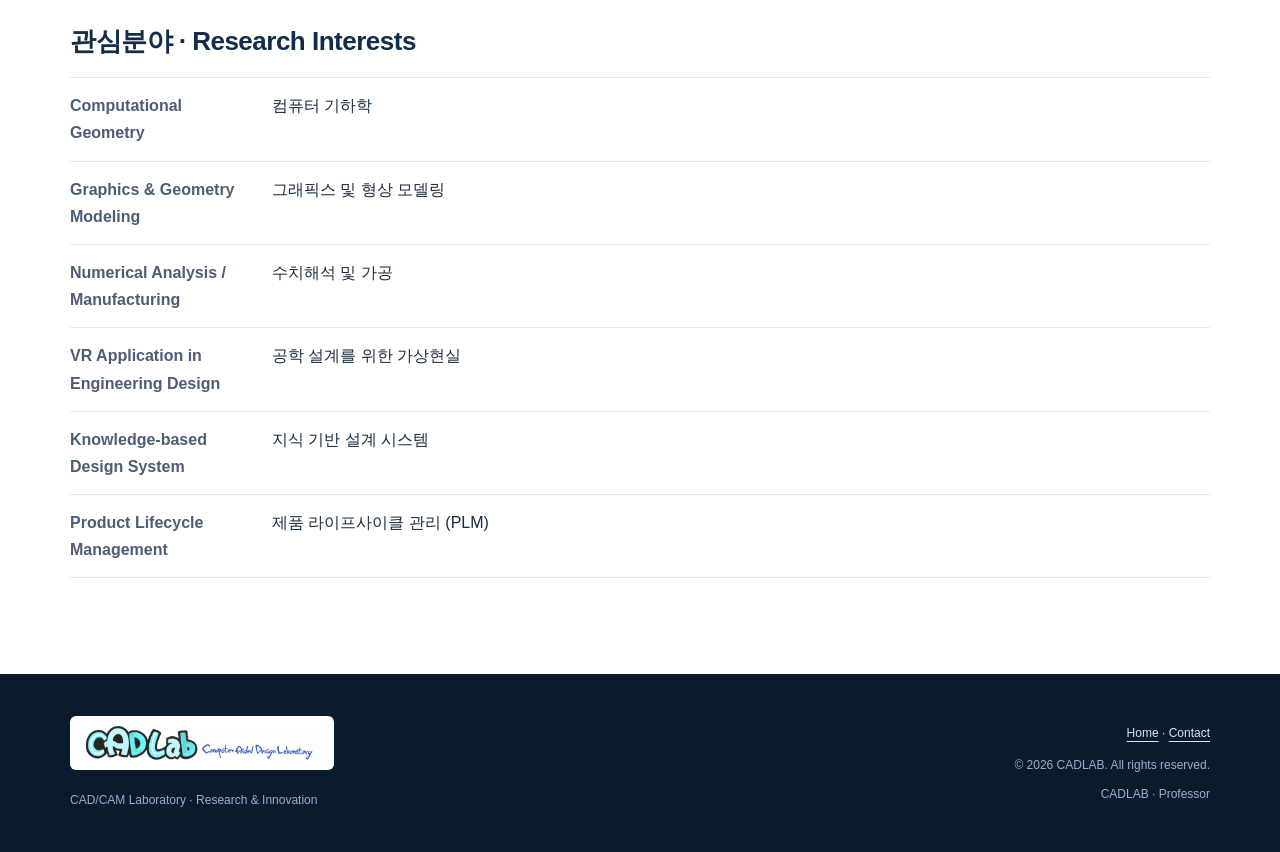
<file: people/professor.html>
<!doctype html>
<html lang="ko">
<head>
<meta charset="utf-8">
<meta name="viewport" content="width=device-width,initial-scale=1">
<title>Professor | CADLAB</title>
<meta name="description" content="Academic profile of Professor Jeongsam Yang at Ajou University CAD Laboratory.">

<link rel="stylesheet" href="../assets/styles.css">
<link rel="stylesheet" href="../assets/pages.css">
</head>
<body class="subpage page-professor">
<!-- shared-header:start -->
  <a class="skip-link" href="#main">Skip to content</a>
  <header class="header">
    <div class="wrap nav">
      <a class="brand" href="../index.html" aria-label="CADLAB home"><img src="../assets/cadlab-logo.jpg" alt="CADLAB — Computer-Aided Design Laboratory" width="1500" height="234" fetchpriority="high"></a>
      <button type="button" id="menuButton" class="menu" aria-label="Toggle navigation" aria-expanded="false" aria-controls="navigation">☰</button>
      <nav id="navigation" aria-label="Main navigation">
        <a href="../index.html">Home</a>
<div class="nav-group">
          <a href="../index.html#about">CAD Lab</a> <button class="submenu-toggle" type="button" aria-label="Toggle CAD Lab submenu" aria-expanded="false" aria-controls="lab-submenu">▾</button>
          <div class="dropdown" id="lab-submenu">
            <a href="../lab/introduction.html">Introduction</a>
<a href="../lab/motto.html">Motto &amp; Logo</a>
          </div>
        </div>
<div class="nav-group current-section">
          <a href="../index.html#people">People</a> <button class="submenu-toggle" type="button" aria-label="Toggle People submenu" aria-expanded="false" aria-controls="people-submenu">▾</button>
          <div class="dropdown" id="people-submenu">
            <a href="../people/professor.html" aria-current="page">Professor</a>
<a href="../people/members.html">Members</a>
<a href="../people/alumni.html">Alumni</a>
          </div>
        </div>
<div class="nav-group">
          <a href="../index.html#publications">Publications</a> <button class="submenu-toggle" type="button" aria-label="Toggle Publications submenu" aria-expanded="false" aria-controls="publications-submenu">▾</button>
          <div class="dropdown" id="publications-submenu">
            <a href="../publications/international.html">International Journal Papers</a>
<a href="../publications/korean.html">Korean Journal Papers</a>
<a href="../publications/articles.html">Articles</a>
<a href="../publications/patents.html">Patents</a>
<a href="../publications/standards.html">Korean Industrial Standards</a>
          </div>
        </div>
<div class="nav-group">
          <a href="../index.html#research">Research</a> <button class="submenu-toggle" type="button" aria-label="Toggle Research submenu" aria-expanded="false" aria-controls="research-submenu">▾</button>
          <div class="dropdown" id="research-submenu">
            <a href="../research/ongoing.html">Ongoing Projects</a>
<a href="../research/completed.html">Closed Projects</a>
          </div>
        </div>
<a href="../lab/contact.html">Contact</a>
      </nav>
    </div>
  </header>
  <!-- shared-header:end -->
<section class="hero"><div class="shell"><div class="eyebrow">PEOPLE / PROFESSOR</div><h1>Professor</h1><p>Ajou University CAD Laboratory</p></div></section>
<main id="main" class="shell content">
<nav class="section-nav" aria-label="People pages"><a href="professor.html" aria-current="page">Professor</a><a href="members.html">Members</a><a href="alumni.html">Alumni</a></nav>

<section class="intro">
  <img class="professor-photo" src="../assets/professor-yang.jpg" alt="Professor Jeongsam Yang" width="193" height="230">
  <div class="professor-info">
    <h2>양정삼 <small>(楊正三, Jeongsam YANG)</small></h2>
    <p>산업공학과 교수 · Ajou University</p>
    <p><strong>연구실:</strong> 팔달관 817호</p>
    <p><strong>전화:</strong> <a href="tel:+82312191879">031-219-1879</a></p>
    <p><strong>이메일:</strong> <a href="mailto:jyang@ajou.ac.kr">jyang@ajou.ac.kr</a></p>
  </div>
</section>
<h2 class="section-title">학력 · Education</h2>
<dl class="entries">
<div class="entry"><dt>2004.08</dt><dd>한국과학기술원(KAIST) 기계공학 박사</dd></div>
<div class="entry"><dt>1997.02</dt><dd>한국과학기술원(KAIST) 기계공학 석사</dd></div>
</dl>
<h2 class="section-title">경력 · Professional Experience</h2>
<dl class="entries">
<div class="entry"><dt>2015.03– 현재</dt><dd>아주대학교 교수</dd></div>
<div class="entry"><dt>2010.03–2015.02</dt><dd>아주대학교 부교수</dd></div>
<div class="entry"><dt>2006.03–2010.02</dt><dd>아주대학교 조교수</dd></div>
<div class="entry"><dt>2007.01– 현재</dt><dd>국립기술표준원 산업표준심의회 구조 및 통신 전문위원회 위원</dd></div>
<div class="entry"><dt>2011.12–2013.02</dt><dd>Carnegie Mellon University (US), Visiting Scholar</dd></div>
<div class="entry"><dt>2005.03–2006.02</dt><dd>University of Wisconsin–Madison (US), Postdoctoral Associate</dd></div>
<div class="entry"><dt>2002.02–2005.02</dt><dd>㈜부품디비 책임연구원</dd></div>
<div class="entry"><dt>2002.04–2002.12</dt><dd>Clausthal University of Technology (Germany), Visiting Researcher</dd></div>
<div class="entry"><dt>1997.02–2000.02</dt><dd>고등기술연구원</dd></div>
<div class="entry"><dt>1993.09–1996.12</dt><dd>한국전력 일산복합화력발전소</dd></div>
</dl>
<h2 class="section-title">관심분야 · Research Interests</h2>
<dl class="entries">
<div class="entry"><dt>Computational Geometry</dt><dd>컴퓨터 기하학</dd></div>
<div class="entry"><dt>Graphics & Geometry Modeling</dt><dd>그래픽스 및 형상 모델링</dd></div>
<div class="entry"><dt>Numerical Analysis / Manufacturing</dt><dd>수치해석 및 가공</dd></div>
<div class="entry"><dt>VR Application in Engineering Design</dt><dd>공학 설계를 위한 가상현실</dd></div>
<div class="entry"><dt>Knowledge-based Design System</dt><dd>지식 기반 설계 시스템</dd></div>
<div class="entry"><dt>Product Lifecycle Management</dt><dd>제품 라이프사이클 관리 (PLM)</dd></div>
</dl>

</main>
<!-- shared-footer:start -->
  <footer class="site-footer">
    <div class="wrap footerrow">
      <div><a class="footer-logo" href="../index.html" aria-label="CADLAB home"><img src="../assets/cadlab-logo.jpg" alt="CADLAB — Computer-Aided Design Laboratory" width="1500" height="234" loading="lazy"></a><p>CAD/CAM Laboratory · Research &amp; Innovation</p></div>
      <div><a href="../index.html">Home</a> · <a href="../lab/contact.html">Contact</a><p>© <span data-year>2026</span> CADLAB. All rights reserved.</p><small class="footer-context">CADLAB · Professor</small></div>
    </div>
  </footer>
  <!-- shared-footer:end -->
<script src="../assets/navigation.js" defer></script>
</body>
</html>
</file>
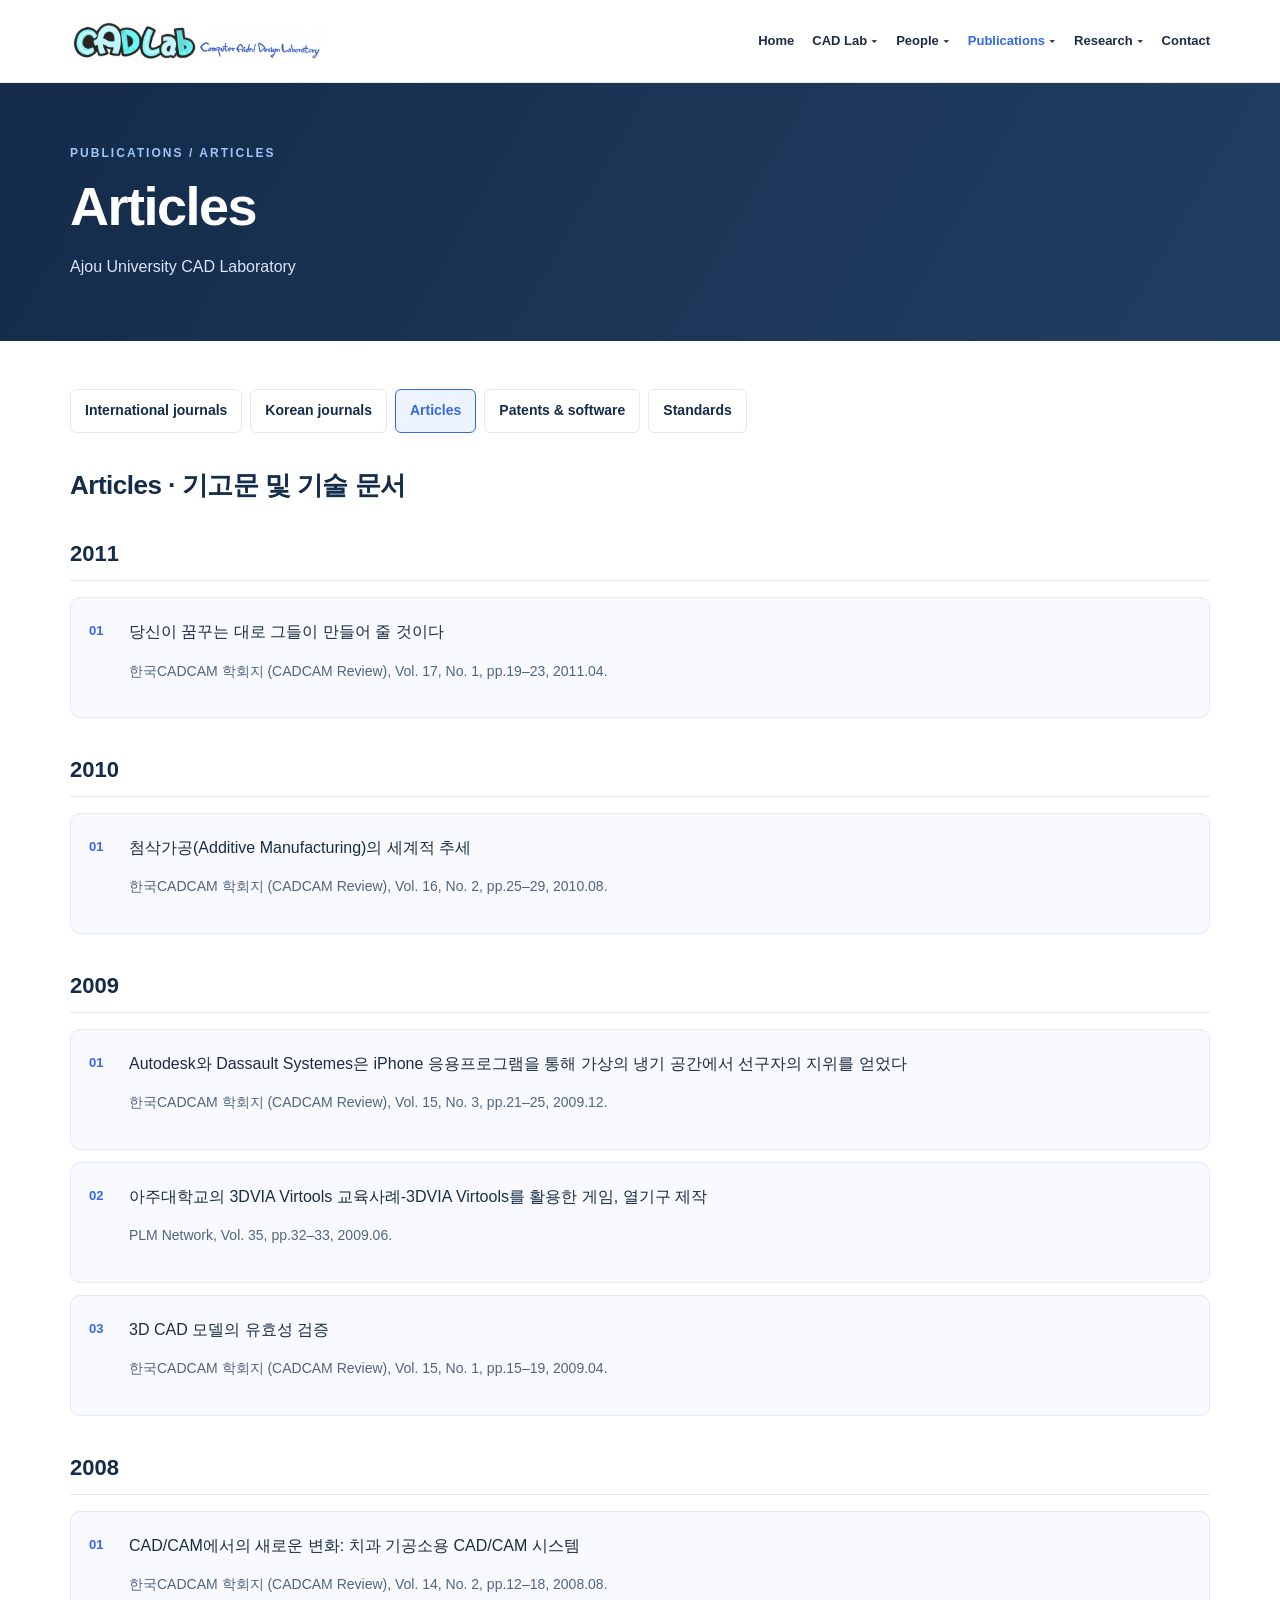
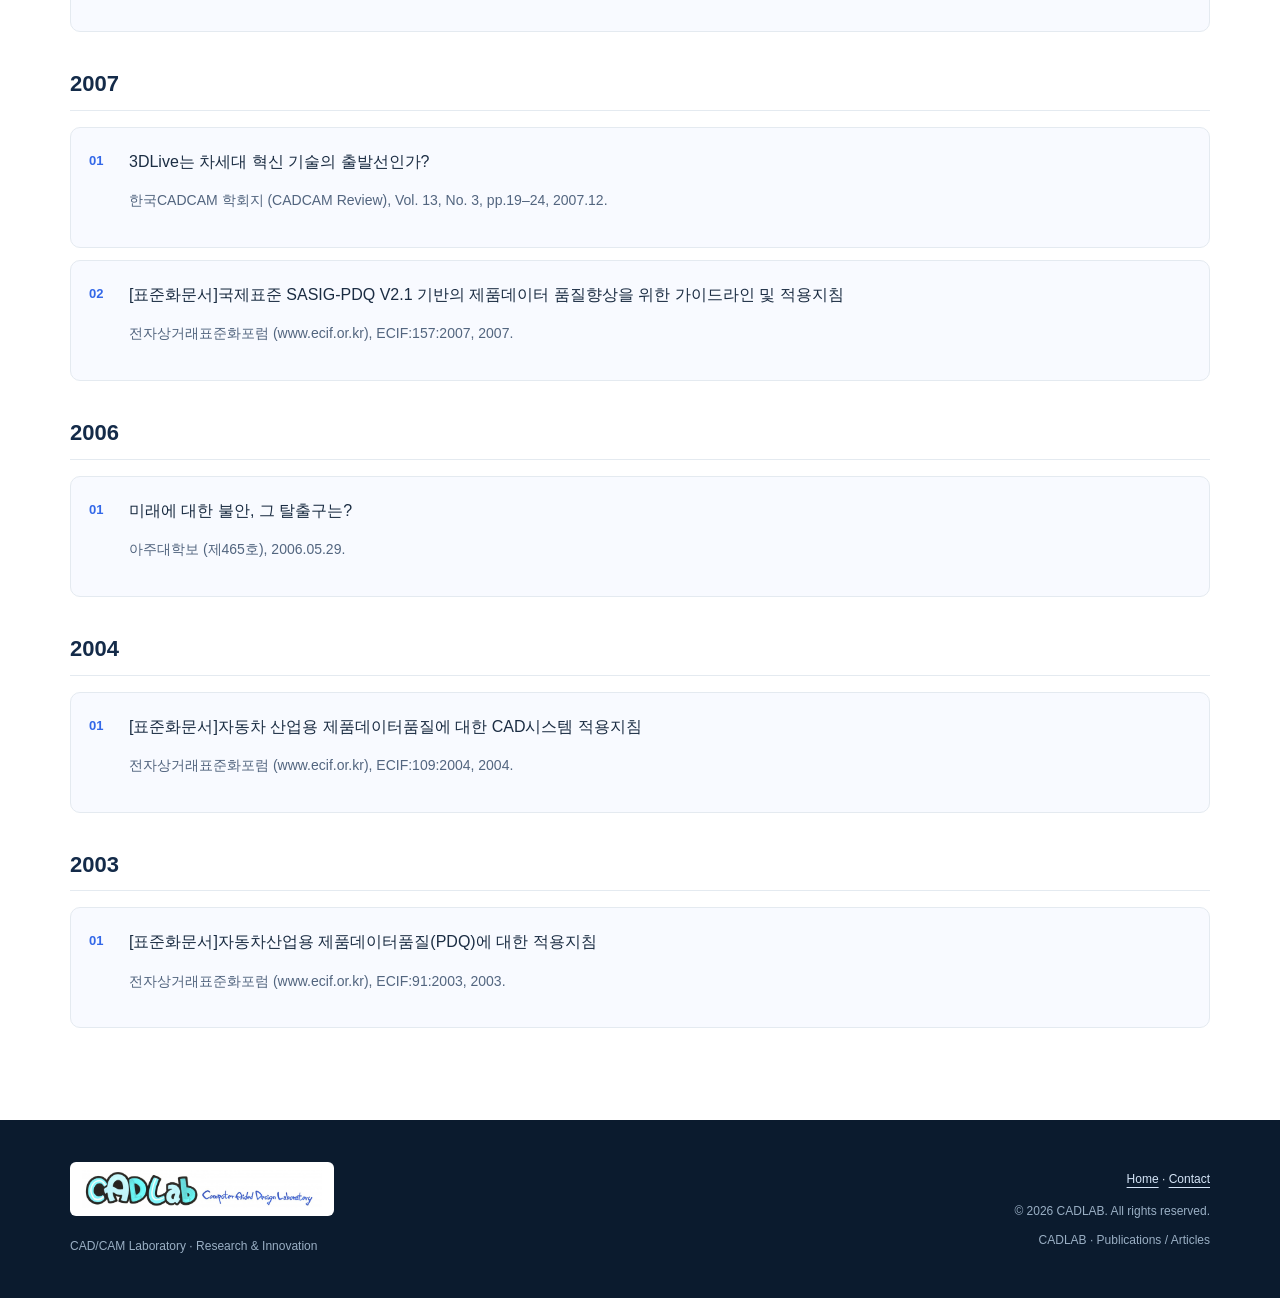
<file: publications/articles.html>
<!doctype html>
<html lang="ko">
<head>
<meta charset="utf-8">
<meta name="viewport" content="width=device-width,initial-scale=1">
<title>Articles | CADLAB</title>
<meta name="description" content="Articles and technical writings from Ajou University CAD Laboratory.">

<link rel="stylesheet" href="../assets/styles.css">
<link rel="stylesheet" href="../assets/pages.css">
</head>
<body class="subpage page-articles"><!-- shared-header:start -->
  <a class="skip-link" href="#main">Skip to content</a>
  <header class="header">
    <div class="wrap nav">
      <a class="brand" href="../index.html" aria-label="CADLAB home"><img src="../assets/cadlab-logo.jpg" alt="CADLAB — Computer-Aided Design Laboratory" width="1500" height="234" fetchpriority="high"></a>
      <button type="button" id="menuButton" class="menu" aria-label="Toggle navigation" aria-expanded="false" aria-controls="navigation">☰</button>
      <nav id="navigation" aria-label="Main navigation">
        <a href="../index.html">Home</a>
<div class="nav-group">
          <a href="../index.html#about">CAD Lab</a> <button class="submenu-toggle" type="button" aria-label="Toggle CAD Lab submenu" aria-expanded="false" aria-controls="lab-submenu">▾</button>
          <div class="dropdown" id="lab-submenu">
            <a href="../lab/introduction.html">Introduction</a>
<a href="../lab/motto.html">Motto &amp; Logo</a>
          </div>
        </div>
<div class="nav-group">
          <a href="../index.html#people">People</a> <button class="submenu-toggle" type="button" aria-label="Toggle People submenu" aria-expanded="false" aria-controls="people-submenu">▾</button>
          <div class="dropdown" id="people-submenu">
            <a href="../people/professor.html">Professor</a>
<a href="../people/members.html">Members</a>
<a href="../people/alumni.html">Alumni</a>
          </div>
        </div>
<div class="nav-group current-section">
          <a href="../index.html#publications">Publications</a> <button class="submenu-toggle" type="button" aria-label="Toggle Publications submenu" aria-expanded="false" aria-controls="publications-submenu">▾</button>
          <div class="dropdown" id="publications-submenu">
            <a href="../publications/international.html">International Journal Papers</a>
<a href="../publications/korean.html">Korean Journal Papers</a>
<a href="../publications/articles.html" aria-current="page">Articles</a>
<a href="../publications/patents.html">Patents</a>
<a href="../publications/standards.html">Korean Industrial Standards</a>
          </div>
        </div>
<div class="nav-group">
          <a href="../index.html#research">Research</a> <button class="submenu-toggle" type="button" aria-label="Toggle Research submenu" aria-expanded="false" aria-controls="research-submenu">▾</button>
          <div class="dropdown" id="research-submenu">
            <a href="../research/ongoing.html">Ongoing Projects</a>
<a href="../research/completed.html">Closed Projects</a>
          </div>
        </div>
<a href="../lab/contact.html">Contact</a>
      </nav>
    </div>
  </header>
  <!-- shared-header:end -->
<section class="hero"><div class="shell"><div class="eyebrow">PUBLICATIONS / ARTICLES</div><h1>Articles</h1><p>Ajou University CAD Laboratory</p></div></section>
<main id="main" class="shell">
<nav class="section-nav" aria-label="Publication categories"><a href="international.html">International journals</a><a href="korean.html">Korean journals</a><a href="articles.html" aria-current="page">Articles</a><a href="patents.html">Patents &amp; software</a><a href="standards.html">Standards</a></nav>





<h2 class="heading">Articles · 기고문 및 기술 문서</h2>
<div id="article-list"><section><h3 class="year" id="year-2011">2011</h3><ol class="papers"><li><p class="title">당신이 꿈꾸는 대로 그들이 만들어 줄 것이다</p><p class="source">한국CADCAM 학회지 (CADCAM Review), Vol. 17, No. 1, pp.19–23, 2011.04.</p></li></ol></section><section><h3 class="year" id="year-2010">2010</h3><ol class="papers"><li><p class="title">첨삭가공(Additive Manufacturing)의 세계적 추세</p><p class="source">한국CADCAM 학회지 (CADCAM Review), Vol. 16, No. 2, pp.25–29, 2010.08.</p></li></ol></section><section><h3 class="year" id="year-2009">2009</h3><ol class="papers"><li><p class="title">Autodesk와 Dassault Systemes은 iPhone 응용프로그램을 통해 가상의 냉기 공간에서 선구자의 지위를 얻었다</p><p class="source">한국CADCAM 학회지 (CADCAM Review), Vol. 15, No. 3, pp.21–25, 2009.12.</p></li><li><p class="title">아주대학교의 3DVIA Virtools 교육사례-3DVIA Virtools를 활용한 게임, 열기구 제작</p><p class="source">PLM Network, Vol. 35, pp.32–33, 2009.06.</p></li><li><p class="title">3D CAD 모델의 유효성 검증</p><p class="source">한국CADCAM 학회지 (CADCAM Review), Vol. 15, No. 1, pp.15–19, 2009.04.</p></li></ol></section><section><h3 class="year" id="year-2008">2008</h3><ol class="papers"><li><p class="title">CAD/CAM에서의 새로운 변화: 치과 기공소용 CAD/CAM 시스템</p><p class="source">한국CADCAM 학회지 (CADCAM Review), Vol. 14, No. 2, pp.12–18, 2008.08.</p></li></ol></section><section><h3 class="year" id="year-2007">2007</h3><ol class="papers"><li><p class="title">3DLive는 차세대 혁신 기술의 출발선인가?</p><p class="source">한국CADCAM 학회지 (CADCAM Review), Vol. 13, No. 3, pp.19–24, 2007.12.</p></li><li><p class="title">[표준화문서]국제표준 SASIG-PDQ V2.1 기반의 제품데이터 품질향상을 위한 가이드라인 및 적용지침</p><p class="source">전자상거래표준화포럼 (www.ecif.or.kr), ECIF:157:2007, 2007.</p></li></ol></section><section><h3 class="year" id="year-2006">2006</h3><ol class="papers"><li><p class="title">미래에 대한 불안, 그 탈출구는?</p><p class="source">아주대학보 (제465호), 2006.05.29.</p></li></ol></section><section><h3 class="year" id="year-2004">2004</h3><ol class="papers"><li><p class="title">[표준화문서]자동차 산업용 제품데이터품질에 대한 CAD시스템 적용지침</p><p class="source">전자상거래표준화포럼 (www.ecif.or.kr), ECIF:109:2004, 2004.</p></li></ol></section><section><h3 class="year" id="year-2003">2003</h3><ol class="papers"><li><p class="title">[표준화문서]자동차산업용 제품데이터품질(PDQ)에 대한 적용지침</p><p class="source">전자상거래표준화포럼 (www.ecif.or.kr), ECIF:91:2003, 2003.</p></li></ol></section></div>
</main><!-- shared-footer:start -->
  <footer class="site-footer">
    <div class="wrap footerrow">
      <div><a class="footer-logo" href="../index.html" aria-label="CADLAB home"><img src="../assets/cadlab-logo.jpg" alt="CADLAB — Computer-Aided Design Laboratory" width="1500" height="234" loading="lazy"></a><p>CAD/CAM Laboratory · Research &amp; Innovation</p></div>
      <div><a href="../index.html">Home</a> · <a href="../lab/contact.html">Contact</a><p>© <span data-year>2026</span> CADLAB. All rights reserved.</p><small class="footer-context">CADLAB · Publications / Articles</small></div>
    </div>
  </footer>
  <!-- shared-footer:end -->
<script src="../assets/navigation.js" defer></script>
</body></html>
</file>
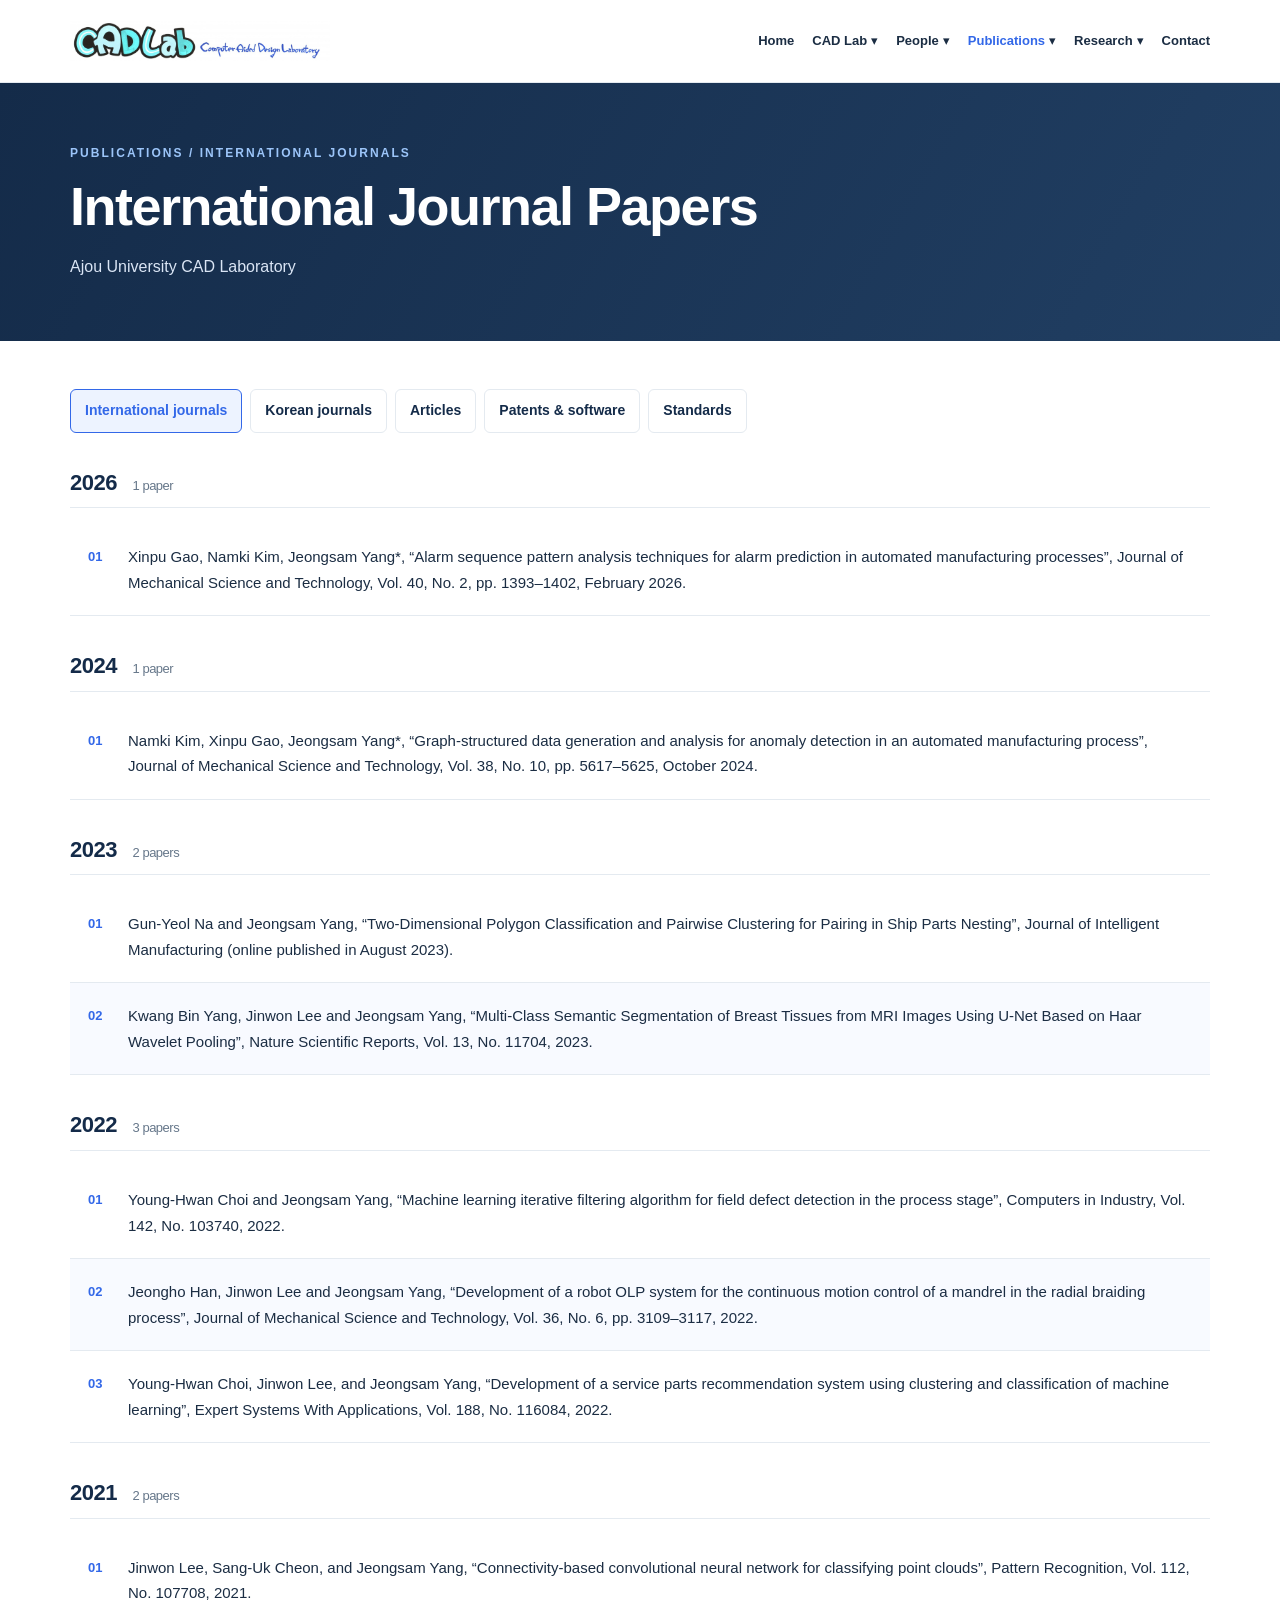
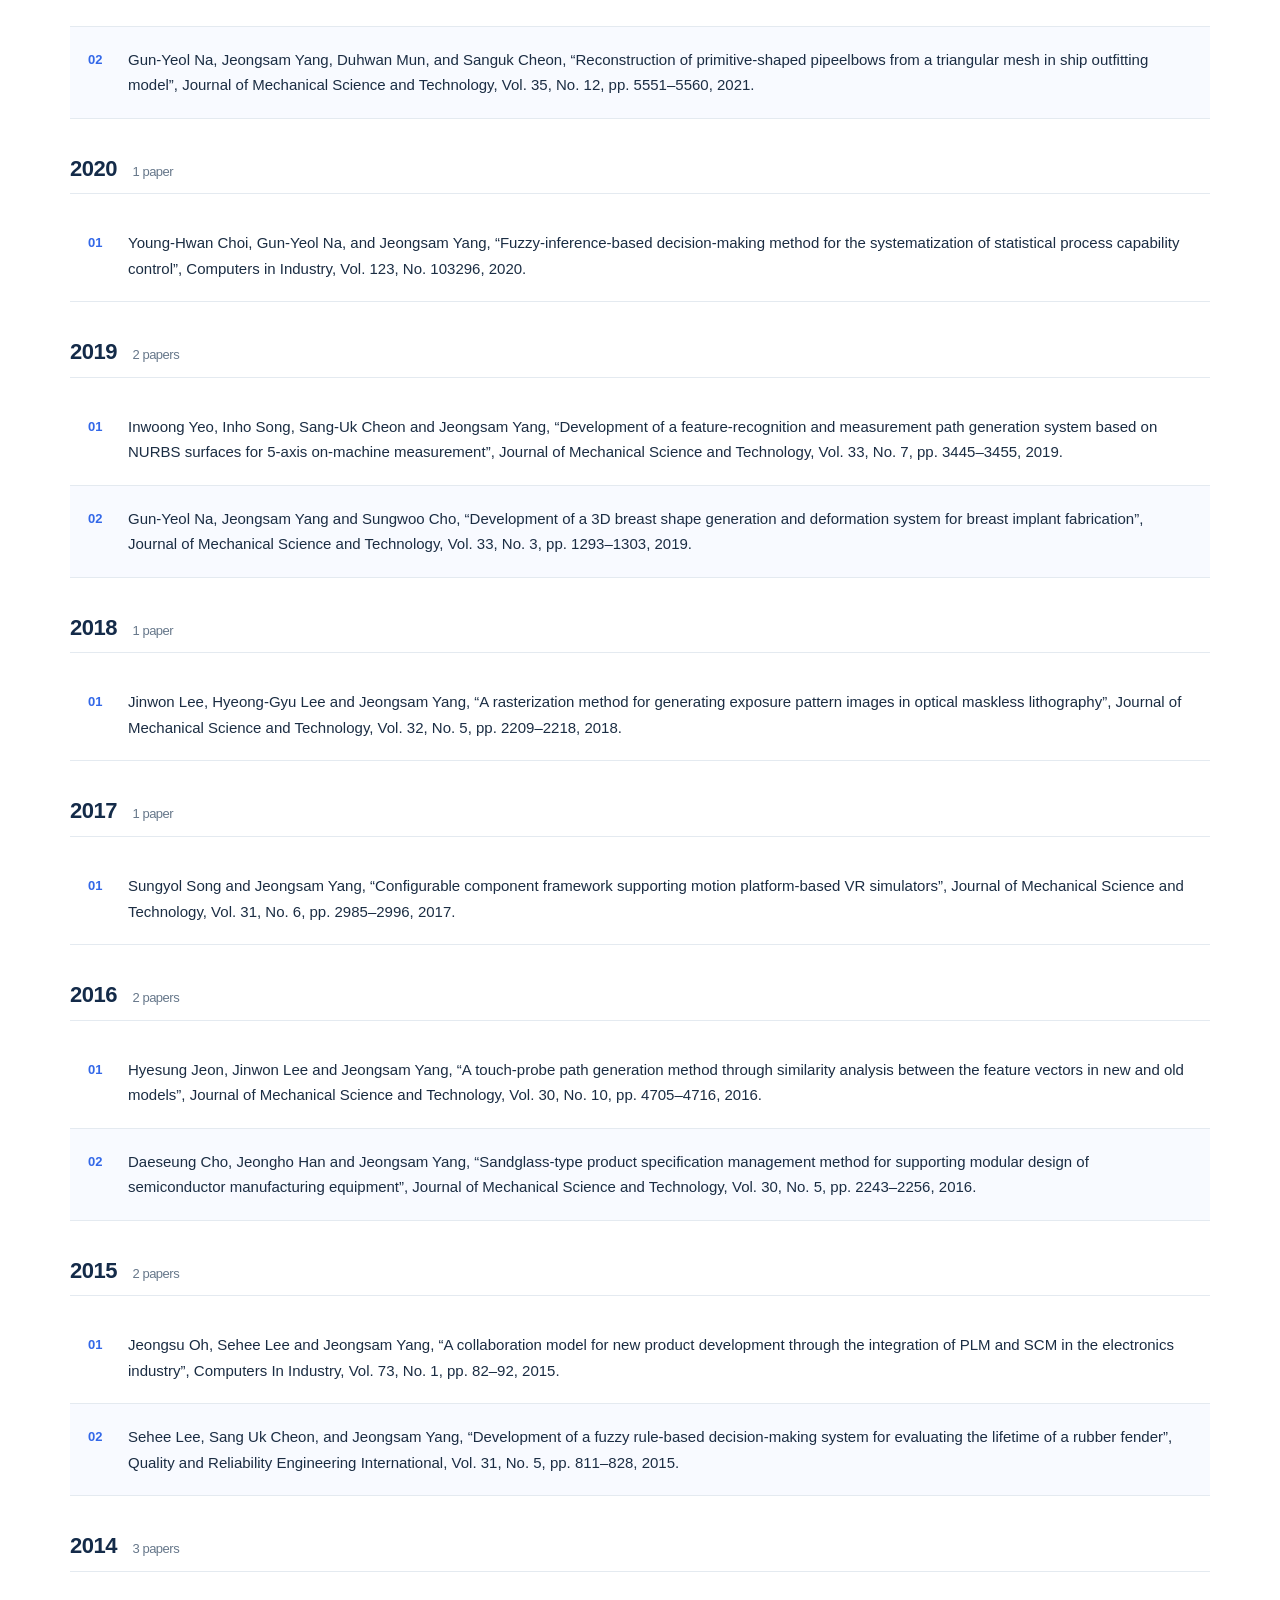
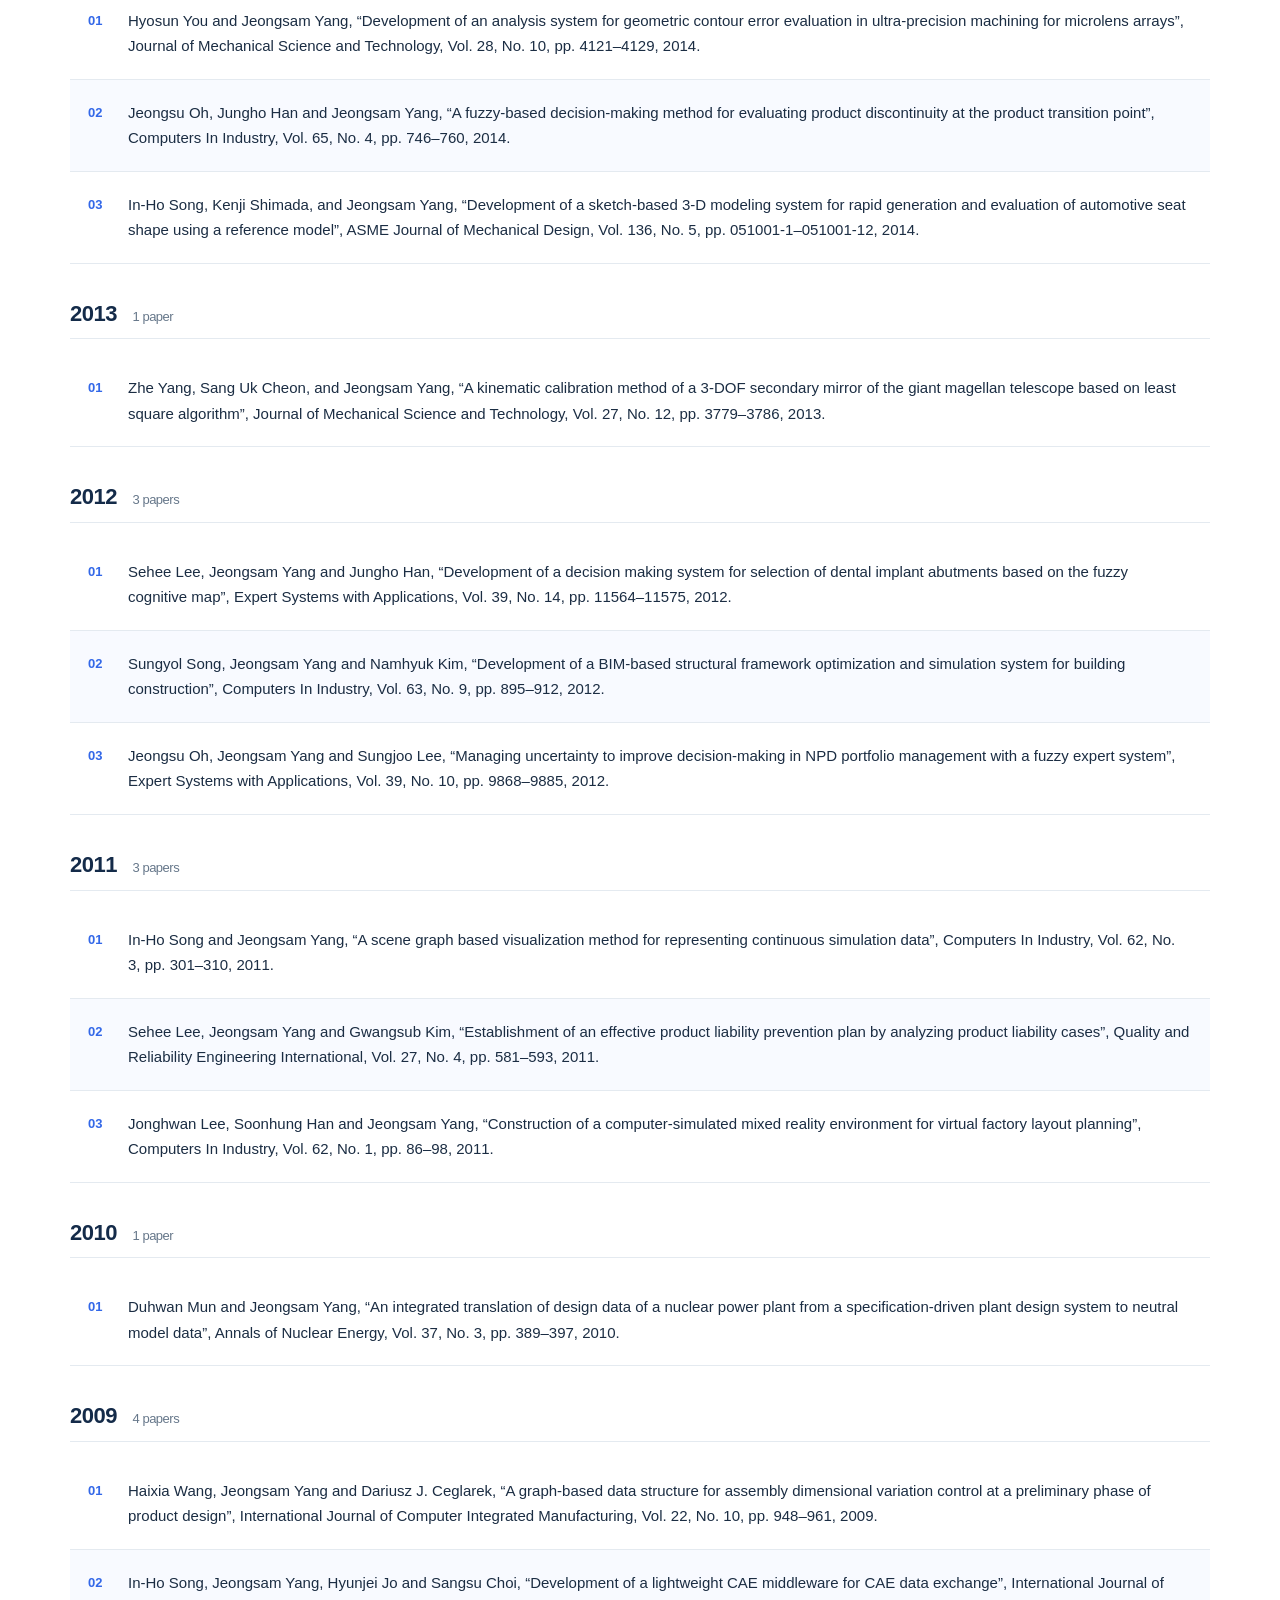
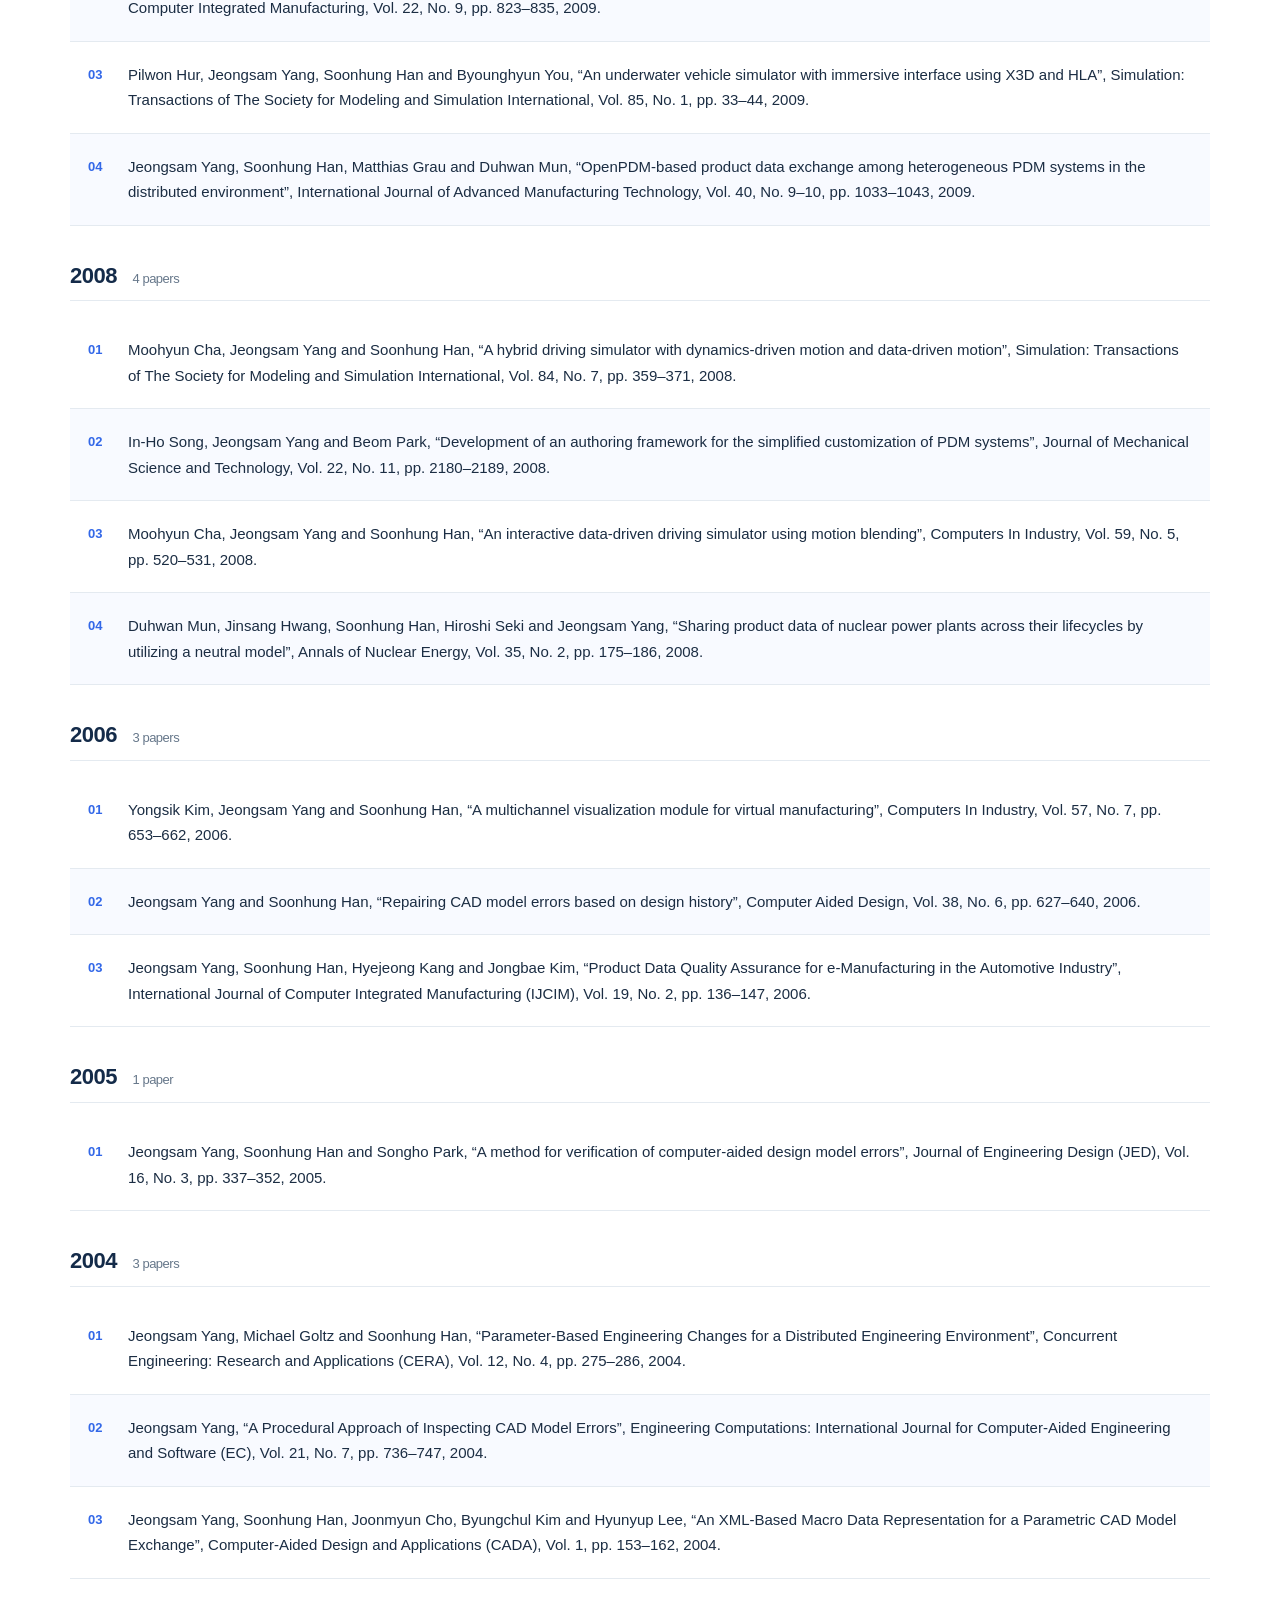
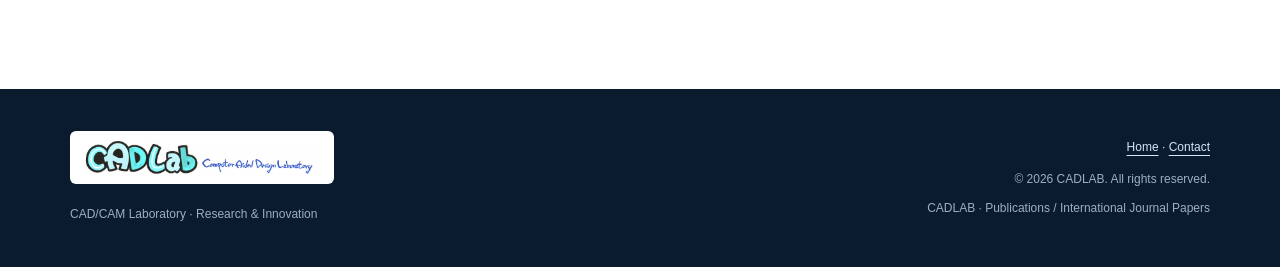
<file: publications/international.html>
<!doctype html><html lang="en"><head><meta charset="UTF-8"><meta name="viewport" content="width=device-width, initial-scale=1"><meta name="description" content="International journal papers published by Ajou University CAD Laboratory"><title>International Journal Papers | CADLAB</title><link rel="stylesheet" href="../assets/styles.css">
<link rel="stylesheet" href="../assets/pages.css">
</head><body class="subpage page-international"><!-- shared-header:start -->
  <a class="skip-link" href="#main">Skip to content</a>
  <header class="header">
    <div class="wrap nav">
      <a class="brand" href="../index.html" aria-label="CADLAB home"><img src="../assets/cadlab-logo.jpg" alt="CADLAB — Computer-Aided Design Laboratory" width="1500" height="234" fetchpriority="high"></a>
      <button type="button" id="menuButton" class="menu" aria-label="Toggle navigation" aria-expanded="false" aria-controls="navigation">☰</button>
      <nav id="navigation" aria-label="Main navigation">
        <a href="../index.html">Home</a>
<div class="nav-group">
          <a href="../index.html#about">CAD Lab</a> <button class="submenu-toggle" type="button" aria-label="Toggle CAD Lab submenu" aria-expanded="false" aria-controls="lab-submenu">▾</button>
          <div class="dropdown" id="lab-submenu">
            <a href="../lab/introduction.html">Introduction</a>
<a href="../lab/motto.html">Motto &amp; Logo</a>
          </div>
        </div>
<div class="nav-group">
          <a href="../index.html#people">People</a> <button class="submenu-toggle" type="button" aria-label="Toggle People submenu" aria-expanded="false" aria-controls="people-submenu">▾</button>
          <div class="dropdown" id="people-submenu">
            <a href="../people/professor.html">Professor</a>
<a href="../people/members.html">Members</a>
<a href="../people/alumni.html">Alumni</a>
          </div>
        </div>
<div class="nav-group current-section">
          <a href="../index.html#publications">Publications</a> <button class="submenu-toggle" type="button" aria-label="Toggle Publications submenu" aria-expanded="false" aria-controls="publications-submenu">▾</button>
          <div class="dropdown" id="publications-submenu">
            <a href="../publications/international.html" aria-current="page">International Journal Papers</a>
<a href="../publications/korean.html">Korean Journal Papers</a>
<a href="../publications/articles.html">Articles</a>
<a href="../publications/patents.html">Patents</a>
<a href="../publications/standards.html">Korean Industrial Standards</a>
          </div>
        </div>
<div class="nav-group">
          <a href="../index.html#research">Research</a> <button class="submenu-toggle" type="button" aria-label="Toggle Research submenu" aria-expanded="false" aria-controls="research-submenu">▾</button>
          <div class="dropdown" id="research-submenu">
            <a href="../research/ongoing.html">Ongoing Projects</a>
<a href="../research/completed.html">Closed Projects</a>
          </div>
        </div>
<a href="../lab/contact.html">Contact</a>
      </nav>
    </div>
  </header>
  <!-- shared-header:end --><section class="hero"><div class="shell"><div class="eyebrow">PUBLICATIONS / INTERNATIONAL JOURNALS</div><h1>International Journal Papers</h1><p>Ajou University CAD Laboratory</p></div></section><main id="main" class="shell">
<nav class="section-nav" aria-label="Publication categories"><a href="international.html" aria-current="page">International journals</a><a href="korean.html">Korean journals</a><a href="articles.html">Articles</a><a href="patents.html">Patents &amp; software</a><a href="standards.html">Standards</a></nav>





<section class="year-block" aria-labelledby="year-2026"><h2 id="year-2026">2026 <span>1 paper</span></h2><ol>
<li>Xinpu Gao, Namki Kim, Jeongsam Yang*, “Alarm sequence pattern analysis techniques for alarm prediction in automated manufacturing processes”, Journal of Mechanical Science and Technology, Vol. 40, No. 2, pp. 1393–1402, February 2026.</li>
</ol></section>
<section class="year-block" aria-labelledby="year-2024"><h2 id="year-2024">2024 <span>1 paper</span></h2><ol>
<li>Namki Kim, Xinpu Gao, Jeongsam Yang*, “Graph-structured data generation and analysis for anomaly detection in an automated manufacturing process”, Journal of Mechanical Science and Technology, Vol. 38, No. 10, pp. 5617–5625, October 2024.</li>
</ol></section>
<section class="year-block" aria-labelledby="year-2023"><h2 id="year-2023">2023 <span>2 papers</span></h2><ol>
<li>Gun-Yeol Na and Jeongsam Yang, “Two-Dimensional Polygon Classification and Pairwise Clustering for Pairing in Ship Parts Nesting”, Journal of Intelligent Manufacturing (online published in August 2023).</li>
<li>Kwang Bin Yang, Jinwon Lee and Jeongsam Yang, “Multi-Class Semantic Segmentation of Breast Tissues from MRI Images Using U-Net Based on Haar Wavelet Pooling”, Nature Scientific Reports, Vol. 13, No. 11704, 2023.</li>
</ol></section>
<section class="year-block" aria-labelledby="year-2022"><h2 id="year-2022">2022 <span>3 papers</span></h2><ol>
<li>Young-Hwan Choi and Jeongsam Yang, “Machine learning iterative filtering algorithm for field defect detection in the process stage”, Computers in Industry, Vol. 142, No. 103740, 2022.</li>
<li>Jeongho Han, Jinwon Lee and Jeongsam Yang, “Development of a robot OLP system for the continuous motion control of a mandrel in the radial braiding process”, Journal of Mechanical Science and Technology, Vol. 36, No. 6, pp. 3109–3117, 2022.</li>
<li>Young-Hwan Choi, Jinwon Lee, and Jeongsam Yang, “Development of a service parts recommendation system using clustering and classification of machine learning”, Expert Systems With Applications, Vol. 188, No. 116084, 2022.</li>
</ol></section>
<section class="year-block" aria-labelledby="year-2021"><h2 id="year-2021">2021 <span>2 papers</span></h2><ol>
<li>Jinwon Lee, Sang-Uk Cheon, and Jeongsam Yang, “Connectivity-based convolutional neural network for classifying point clouds”, Pattern Recognition, Vol. 112, No. 107708, 2021.</li>
<li>Gun-Yeol Na, Jeongsam Yang, Duhwan Mun, and Sanguk Cheon, “Reconstruction of primitive-shaped pipeelbows from a triangular mesh in ship outfitting model”, Journal of Mechanical Science and Technology, Vol. 35, No. 12, pp. 5551–5560, 2021.</li>
</ol></section>
<section class="year-block" aria-labelledby="year-2020"><h2 id="year-2020">2020 <span>1 paper</span></h2><ol>
<li>Young-Hwan Choi, Gun-Yeol Na, and Jeongsam Yang, “Fuzzy-inference-based decision-making method for the systematization of statistical process capability control”, Computers in Industry, Vol. 123, No. 103296, 2020.</li>
</ol></section>
<section class="year-block" aria-labelledby="year-2019"><h2 id="year-2019">2019 <span>2 papers</span></h2><ol>
<li>Inwoong Yeo, Inho Song, Sang-Uk Cheon and Jeongsam Yang, “Development of a feature-recognition and measurement path generation system based on NURBS surfaces for 5-axis on-machine measurement”, Journal of Mechanical Science and Technology, Vol. 33, No. 7, pp. 3445–3455, 2019.</li>
<li>Gun-Yeol Na, Jeongsam Yang and Sungwoo Cho, “Development of a 3D breast shape generation and deformation system for breast implant fabrication”, Journal of Mechanical Science and Technology, Vol. 33, No. 3, pp. 1293–1303, 2019.</li>
</ol></section>
<section class="year-block" aria-labelledby="year-2018"><h2 id="year-2018">2018 <span>1 paper</span></h2><ol>
<li>Jinwon Lee, Hyeong-Gyu Lee and Jeongsam Yang, “A rasterization method for generating exposure pattern images in optical maskless lithography”, Journal of Mechanical Science and Technology, Vol. 32, No. 5, pp. 2209–2218, 2018.</li>
</ol></section>
<section class="year-block" aria-labelledby="year-2017"><h2 id="year-2017">2017 <span>1 paper</span></h2><ol>
<li>Sungyol Song and Jeongsam Yang, “Configurable component framework supporting motion platform-based VR simulators”, Journal of Mechanical Science and Technology, Vol. 31, No. 6, pp. 2985–2996, 2017.</li>
</ol></section>
<section class="year-block" aria-labelledby="year-2016"><h2 id="year-2016">2016 <span>2 papers</span></h2><ol>
<li>Hyesung Jeon, Jinwon Lee and Jeongsam Yang, “A touch-probe path generation method through similarity analysis between the feature vectors in new and old models”, Journal of Mechanical Science and Technology, Vol. 30, No. 10, pp. 4705–4716, 2016.</li>
<li>Daeseung Cho, Jeongho Han and Jeongsam Yang, “Sandglass-type product specification management method for supporting modular design of semiconductor manufacturing equipment”, Journal of Mechanical Science and Technology, Vol. 30, No. 5, pp. 2243–2256, 2016.</li>
</ol></section>
<section class="year-block" aria-labelledby="year-2015"><h2 id="year-2015">2015 <span>2 papers</span></h2><ol>
<li>Jeongsu Oh, Sehee Lee and Jeongsam Yang, “A collaboration model for new product development through the integration of PLM and SCM in the electronics industry”, Computers In Industry, Vol. 73, No. 1, pp. 82–92, 2015.</li>
<li>Sehee Lee, Sang Uk Cheon, and Jeongsam Yang, “Development of a fuzzy rule-based decision-making system for evaluating the lifetime of a rubber fender”, Quality and Reliability Engineering International, Vol. 31, No. 5, pp. 811–828, 2015.</li>
</ol></section>
<section class="year-block" aria-labelledby="year-2014"><h2 id="year-2014">2014 <span>3 papers</span></h2><ol>
<li>Hyosun You and Jeongsam Yang, “Development of an analysis system for geometric contour error evaluation in ultra-precision machining for microlens arrays”, Journal of Mechanical Science and Technology, Vol. 28, No. 10, pp. 4121–4129, 2014.</li>
<li>Jeongsu Oh, Jungho Han and Jeongsam Yang, “A fuzzy-based decision-making method for evaluating product discontinuity at the product transition point”, Computers In Industry, Vol. 65, No. 4, pp. 746–760, 2014.</li>
<li>In-Ho Song, Kenji Shimada, and Jeongsam Yang, “Development of a sketch-based 3-D modeling system for rapid generation and evaluation of automotive seat shape using a reference model”, ASME Journal of Mechanical Design, Vol. 136, No. 5, pp. 051001-1–051001-12, 2014.</li>
</ol></section>
<section class="year-block" aria-labelledby="year-2013"><h2 id="year-2013">2013 <span>1 paper</span></h2><ol>
<li>Zhe Yang, Sang Uk Cheon, and Jeongsam Yang, “A kinematic calibration method of a 3-DOF secondary mirror of the giant magellan telescope based on least square algorithm”, Journal of Mechanical Science and Technology, Vol. 27, No. 12, pp. 3779–3786, 2013.</li>
</ol></section>
<section class="year-block" aria-labelledby="year-2012"><h2 id="year-2012">2012 <span>3 papers</span></h2><ol>
<li>Sehee Lee, Jeongsam Yang and Jungho Han, “Development of a decision making system for selection of dental implant abutments based on the fuzzy cognitive map”, Expert Systems with Applications, Vol. 39, No. 14, pp. 11564–11575, 2012.</li>
<li>Sungyol Song, Jeongsam Yang and Namhyuk Kim, “Development of a BIM-based structural framework optimization and simulation system for building construction”, Computers In Industry, Vol. 63, No. 9, pp. 895–912, 2012.</li>
<li>Jeongsu Oh, Jeongsam Yang and Sungjoo Lee, “Managing uncertainty to improve decision-making in NPD portfolio management with a fuzzy expert system”, Expert Systems with Applications, Vol. 39, No. 10, pp. 9868–9885, 2012.</li>
</ol></section>
<section class="year-block" aria-labelledby="year-2011"><h2 id="year-2011">2011 <span>3 papers</span></h2><ol>
<li>In-Ho Song and Jeongsam Yang, “A scene graph based visualization method for representing continuous simulation data”, Computers In Industry, Vol. 62, No. 3, pp. 301–310, 2011.</li>
<li>Sehee Lee, Jeongsam Yang and Gwangsub Kim, “Establishment of an effective product liability prevention plan by analyzing product liability cases”, Quality and Reliability Engineering International, Vol. 27, No. 4, pp. 581–593, 2011.</li>
<li>Jonghwan Lee, Soonhung Han and Jeongsam Yang, “Construction of a computer-simulated mixed reality environment for virtual factory layout planning”, Computers In Industry, Vol. 62, No. 1, pp. 86–98, 2011.</li>
</ol></section>
<section class="year-block" aria-labelledby="year-2010"><h2 id="year-2010">2010 <span>1 paper</span></h2><ol>
<li>Duhwan Mun and Jeongsam Yang, “An integrated translation of design data of a nuclear power plant from a specification-driven plant design system to neutral model data”, Annals of Nuclear Energy, Vol. 37, No. 3, pp. 389–397, 2010.</li>
</ol></section>
<section class="year-block" aria-labelledby="year-2009"><h2 id="year-2009">2009 <span>4 papers</span></h2><ol>
<li>Haixia Wang, Jeongsam Yang and Dariusz J. Ceglarek, “A graph-based data structure for assembly dimensional variation control at a preliminary phase of product design”, International Journal of Computer Integrated Manufacturing, Vol. 22, No. 10, pp. 948–961, 2009.</li>
<li>In-Ho Song, Jeongsam Yang, Hyunjei Jo and Sangsu Choi, “Development of a lightweight CAE middleware for CAE data exchange”, International Journal of Computer Integrated Manufacturing, Vol. 22, No. 9, pp. 823–835, 2009.</li>
<li>Pilwon Hur, Jeongsam Yang, Soonhung Han and Byounghyun You, “An underwater vehicle simulator with immersive interface using X3D and HLA”, Simulation: Transactions of The Society for Modeling and Simulation International, Vol. 85, No. 1, pp. 33–44, 2009.</li>
<li>Jeongsam Yang, Soonhung Han, Matthias Grau and Duhwan Mun, “OpenPDM-based product data exchange among heterogeneous PDM systems in the distributed environment”, International Journal of Advanced Manufacturing Technology, Vol. 40, No. 9–10, pp. 1033–1043, 2009.</li>
</ol></section>
<section class="year-block" aria-labelledby="year-2008"><h2 id="year-2008">2008 <span>4 papers</span></h2><ol>
<li>Moohyun Cha, Jeongsam Yang and Soonhung Han, “A hybrid driving simulator with dynamics-driven motion and data-driven motion”, Simulation: Transactions of The Society for Modeling and Simulation International, Vol. 84, No. 7, pp. 359–371, 2008.</li>
<li>In-Ho Song, Jeongsam Yang and Beom Park, “Development of an authoring framework for the simplified customization of PDM systems”, Journal of Mechanical Science and Technology, Vol. 22, No. 11, pp. 2180–2189, 2008.</li>
<li>Moohyun Cha, Jeongsam Yang and Soonhung Han, “An interactive data-driven driving simulator using motion blending”, Computers In Industry, Vol. 59, No. 5, pp. 520–531, 2008.</li>
<li>Duhwan Mun, Jinsang Hwang, Soonhung Han, Hiroshi Seki and Jeongsam Yang, “Sharing product data of nuclear power plants across their lifecycles by utilizing a neutral model”, Annals of Nuclear Energy, Vol. 35, No. 2, pp. 175–186, 2008.</li>
</ol></section>
<section class="year-block" aria-labelledby="year-2006"><h2 id="year-2006">2006 <span>3 papers</span></h2><ol>
<li>Yongsik Kim, Jeongsam Yang and Soonhung Han, “A multichannel visualization module for virtual manufacturing”, Computers In Industry, Vol. 57, No. 7, pp. 653–662, 2006.</li>
<li>Jeongsam Yang and Soonhung Han, “Repairing CAD model errors based on design history”, Computer Aided Design, Vol. 38, No. 6, pp. 627–640, 2006.</li>
<li>Jeongsam Yang, Soonhung Han, Hyejeong Kang and Jongbae Kim, “Product Data Quality Assurance for e-Manufacturing in the Automotive Industry”, International Journal of Computer Integrated Manufacturing (IJCIM), Vol. 19, No. 2, pp. 136–147, 2006.</li>
</ol></section>
<section class="year-block" aria-labelledby="year-2005"><h2 id="year-2005">2005 <span>1 paper</span></h2><ol>
<li>Jeongsam Yang, Soonhung Han and Songho Park, “A method for verification of computer-aided design model errors”, Journal of Engineering Design (JED), Vol. 16, No. 3, pp. 337–352, 2005.</li>
</ol></section>
<section class="year-block" aria-labelledby="year-2004"><h2 id="year-2004">2004 <span>3 papers</span></h2><ol>
<li>Jeongsam Yang, Michael Goltz and Soonhung Han, “Parameter-Based Engineering Changes for a Distributed Engineering Environment”, Concurrent Engineering: Research and Applications (CERA), Vol. 12, No. 4, pp. 275–286, 2004.</li>
<li>Jeongsam Yang, “A Procedural Approach of Inspecting CAD Model Errors”, Engineering Computations: International Journal for Computer-Aided Engineering and Software (EC), Vol. 21, No. 7, pp. 736–747, 2004.</li>
<li>Jeongsam Yang, Soonhung Han, Joonmyun Cho, Byungchul Kim and Hyunyup Lee, “An XML-Based Macro Data Representation for a Parametric CAD Model Exchange”, Computer-Aided Design and Applications (CADA), Vol. 1, pp. 153–162, 2004.</li>
</ol></section></main><!-- shared-footer:start -->
  <footer class="site-footer">
    <div class="wrap footerrow">
      <div><a class="footer-logo" href="../index.html" aria-label="CADLAB home"><img src="../assets/cadlab-logo.jpg" alt="CADLAB — Computer-Aided Design Laboratory" width="1500" height="234" loading="lazy"></a><p>CAD/CAM Laboratory · Research &amp; Innovation</p></div>
      <div><a href="../index.html">Home</a> · <a href="../lab/contact.html">Contact</a><p>© <span data-year>2026</span> CADLAB. All rights reserved.</p><small class="footer-context">CADLAB · Publications / International Journal Papers</small></div>
    </div>
  </footer>
  <!-- shared-footer:end --><script src="../assets/navigation.js" defer></script>
</body></html>
</file>
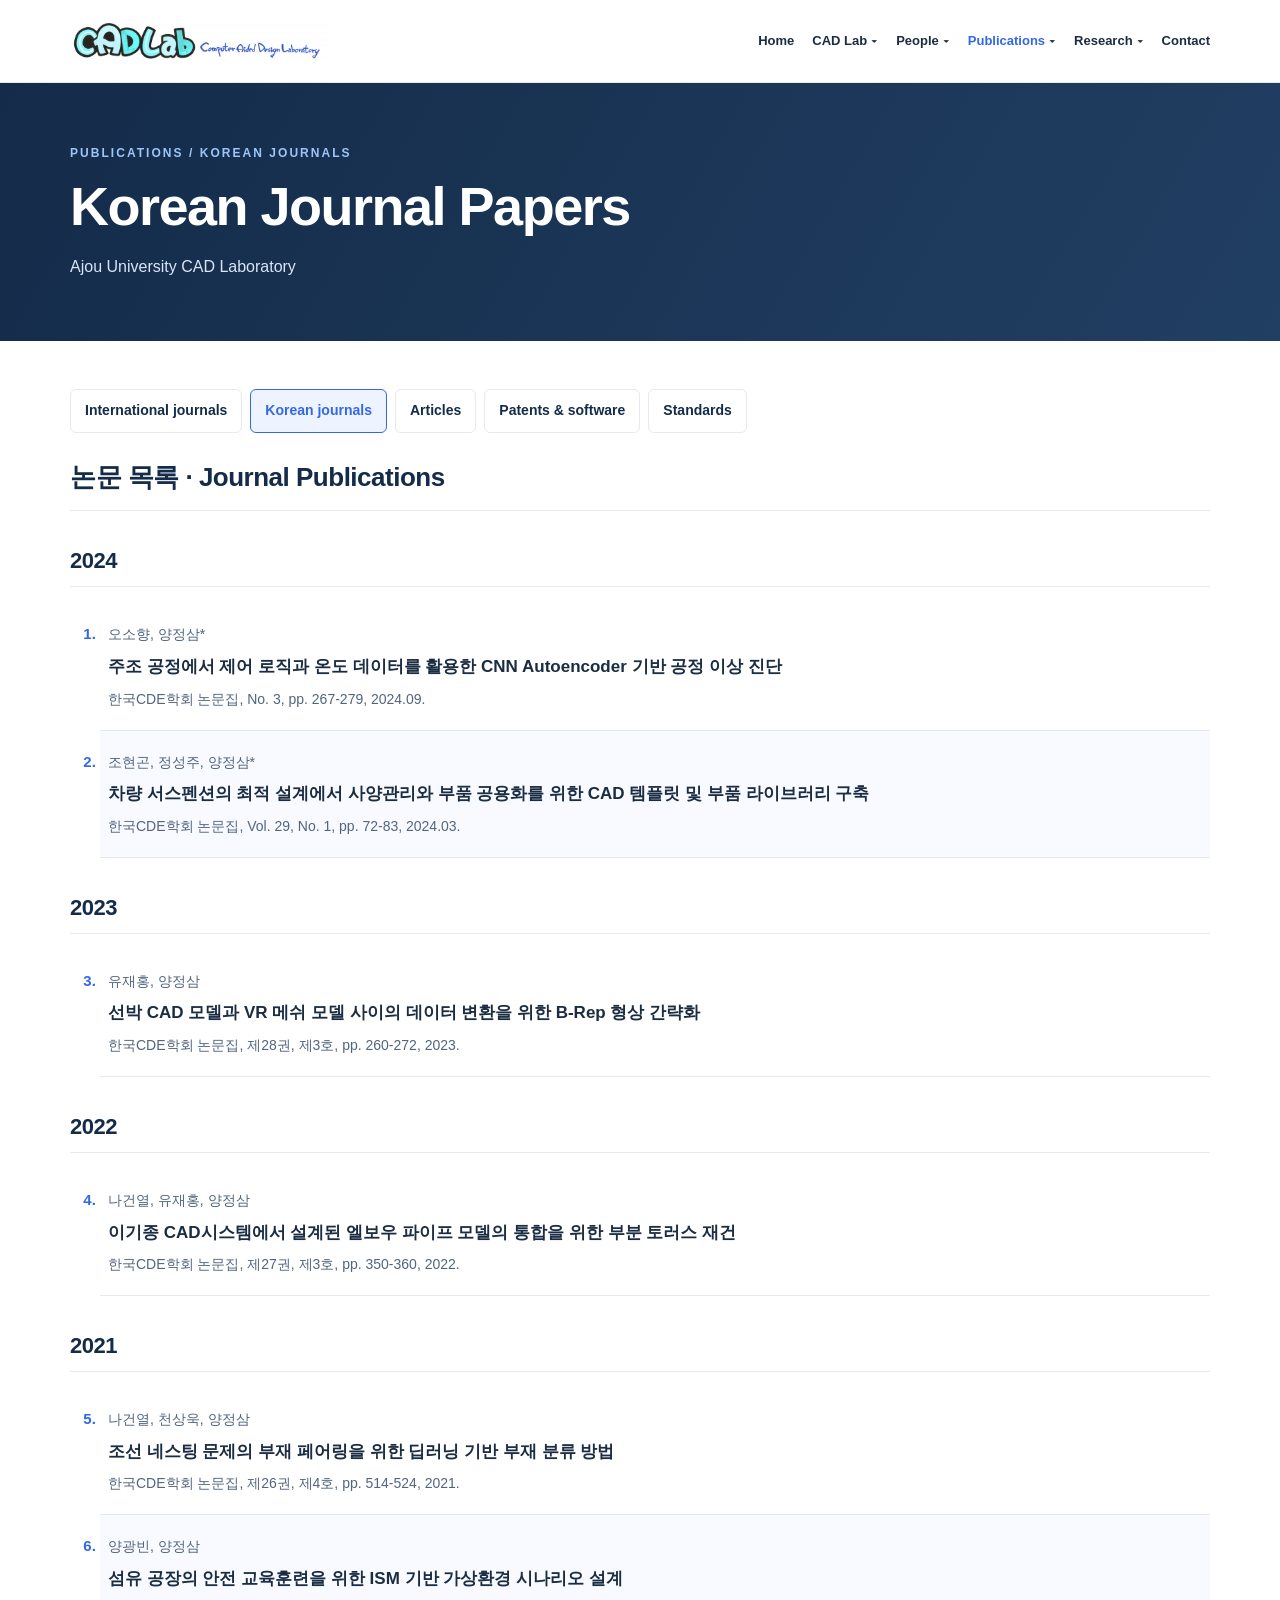
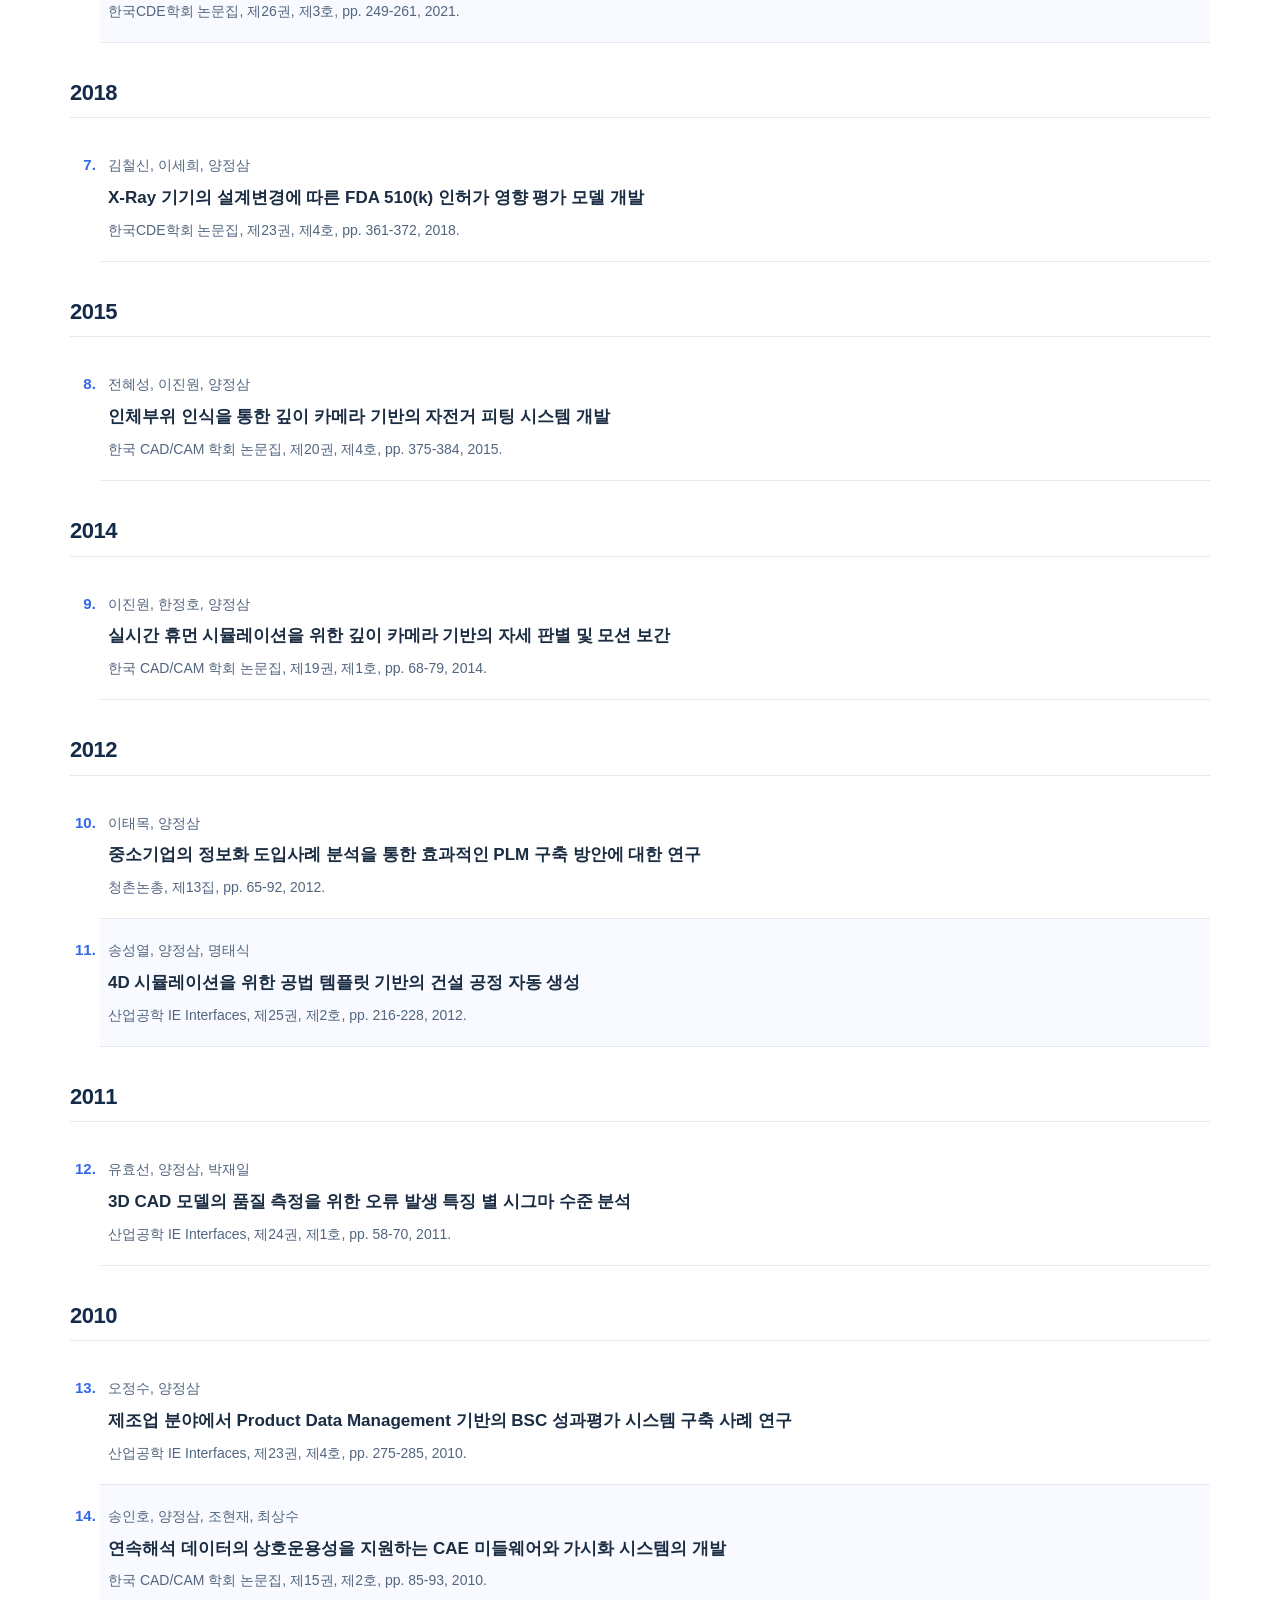
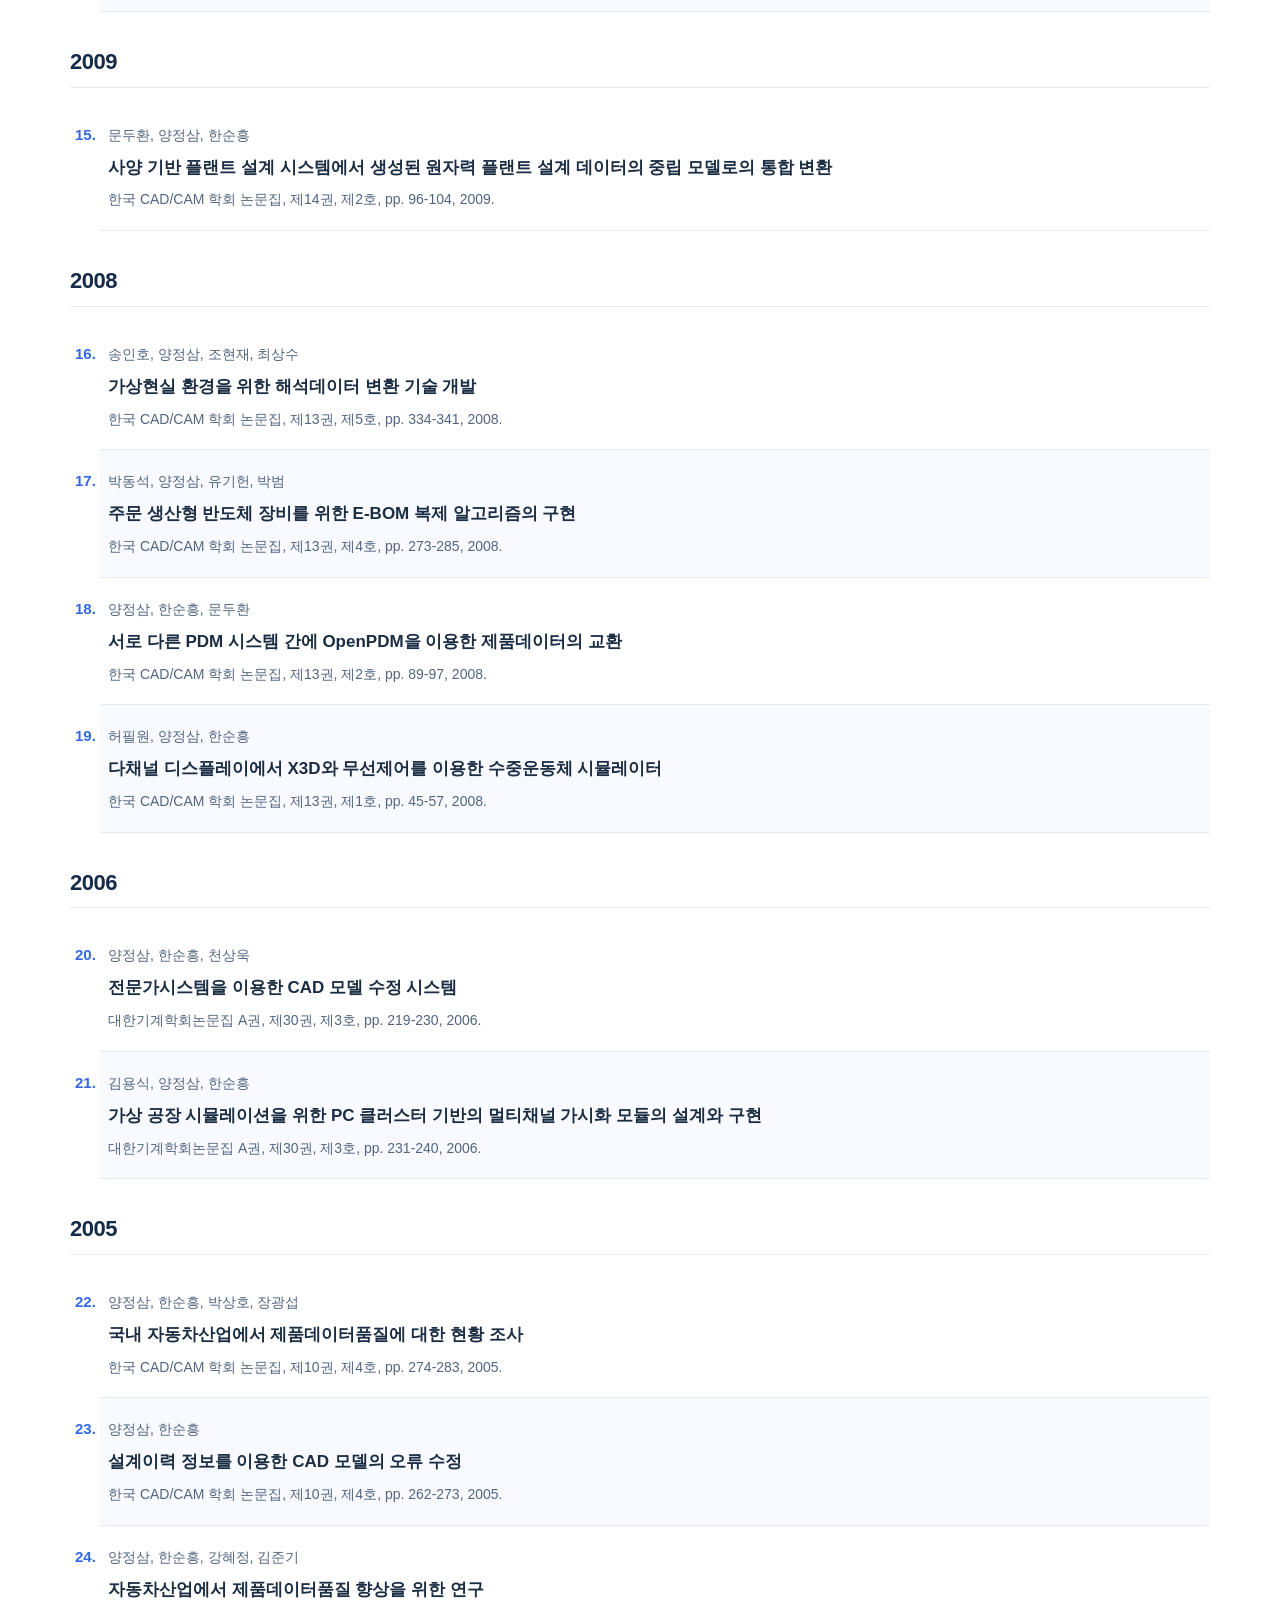
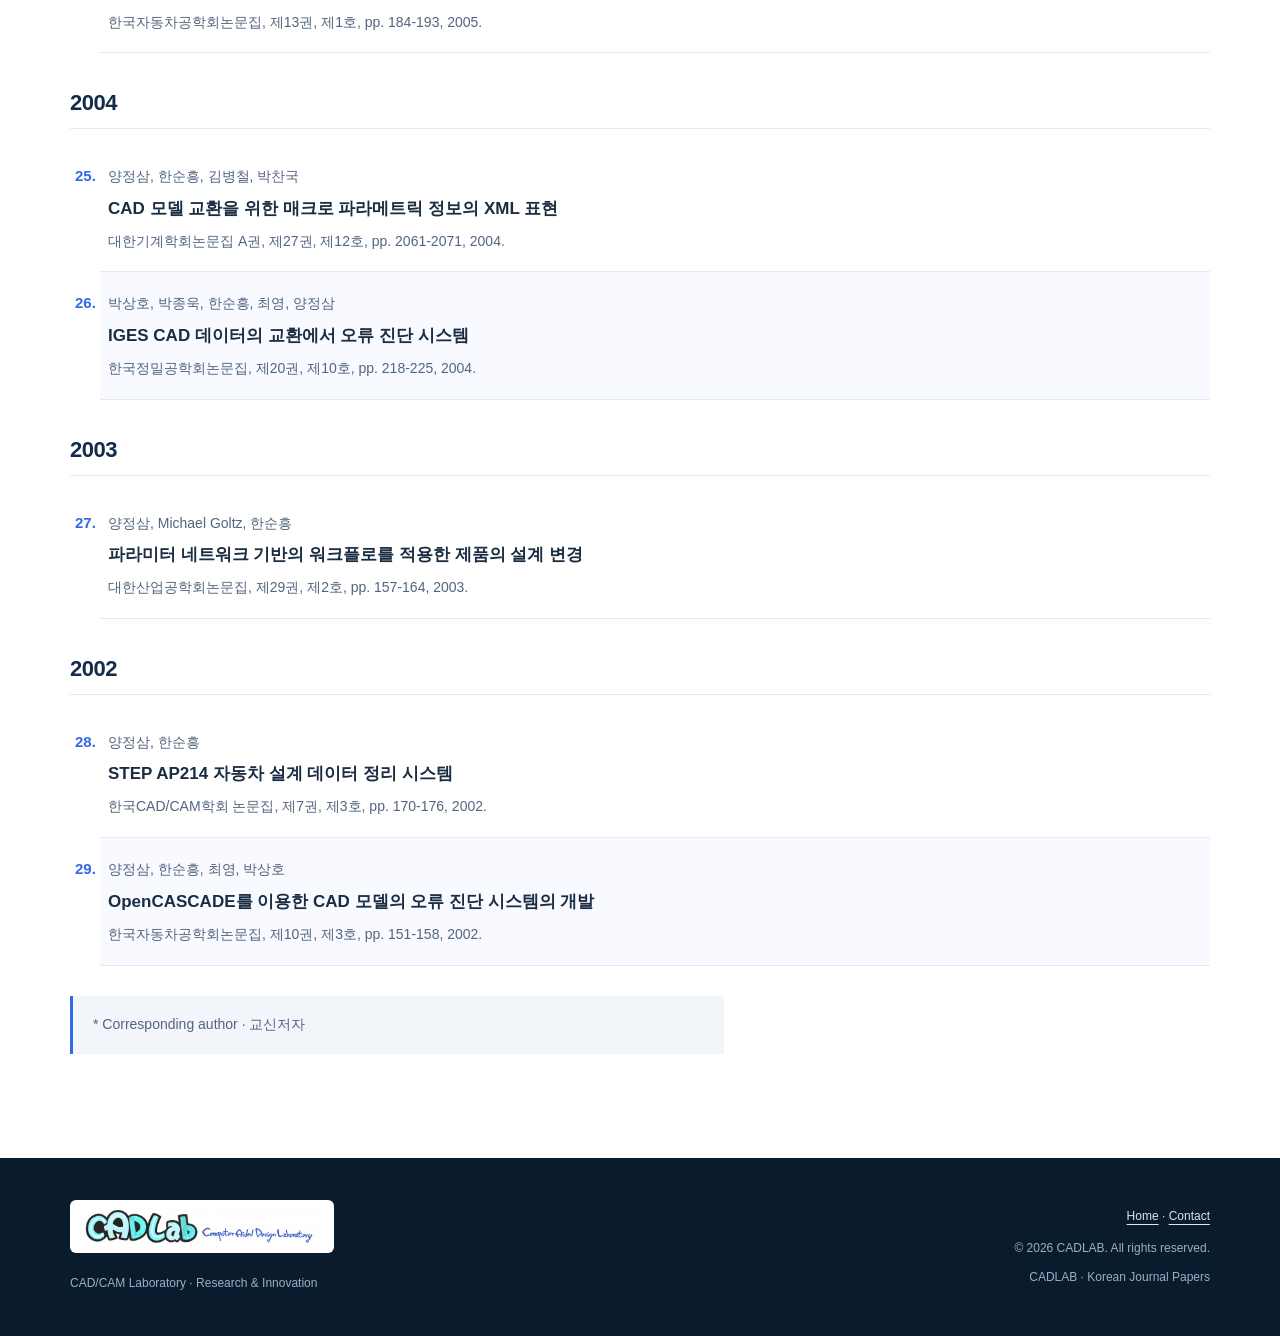
<file: publications/korean.html>
<!doctype html><html lang="ko"><head><meta charset="utf-8"><meta name="viewport" content="width=device-width,initial-scale=1"><title>Korean Journal Papers | CADLAB</title><meta name="description" content="29 Korean journal papers of Ajou University CAD Laboratory from 2002 to 2024."><link rel="stylesheet" href="../assets/styles.css">
<link rel="stylesheet" href="../assets/pages.css">
</head><body class="subpage page-korean"><!-- shared-header:start -->
  <a class="skip-link" href="#main">Skip to content</a>
  <header class="header">
    <div class="wrap nav">
      <a class="brand" href="../index.html" aria-label="CADLAB home"><img src="../assets/cadlab-logo.jpg" alt="CADLAB — Computer-Aided Design Laboratory" width="1500" height="234" fetchpriority="high"></a>
      <button type="button" id="menuButton" class="menu" aria-label="Toggle navigation" aria-expanded="false" aria-controls="navigation">☰</button>
      <nav id="navigation" aria-label="Main navigation">
        <a href="../index.html">Home</a>
<div class="nav-group">
          <a href="../index.html#about">CAD Lab</a> <button class="submenu-toggle" type="button" aria-label="Toggle CAD Lab submenu" aria-expanded="false" aria-controls="lab-submenu">▾</button>
          <div class="dropdown" id="lab-submenu">
            <a href="../lab/introduction.html">Introduction</a>
<a href="../lab/motto.html">Motto &amp; Logo</a>
          </div>
        </div>
<div class="nav-group">
          <a href="../index.html#people">People</a> <button class="submenu-toggle" type="button" aria-label="Toggle People submenu" aria-expanded="false" aria-controls="people-submenu">▾</button>
          <div class="dropdown" id="people-submenu">
            <a href="../people/professor.html">Professor</a>
<a href="../people/members.html">Members</a>
<a href="../people/alumni.html">Alumni</a>
          </div>
        </div>
<div class="nav-group current-section">
          <a href="../index.html#publications">Publications</a> <button class="submenu-toggle" type="button" aria-label="Toggle Publications submenu" aria-expanded="false" aria-controls="publications-submenu">▾</button>
          <div class="dropdown" id="publications-submenu">
            <a href="../publications/international.html">International Journal Papers</a>
<a href="../publications/korean.html" aria-current="page">Korean Journal Papers</a>
<a href="../publications/articles.html">Articles</a>
<a href="../publications/patents.html">Patents</a>
<a href="../publications/standards.html">Korean Industrial Standards</a>
          </div>
        </div>
<div class="nav-group">
          <a href="../index.html#research">Research</a> <button class="submenu-toggle" type="button" aria-label="Toggle Research submenu" aria-expanded="false" aria-controls="research-submenu">▾</button>
          <div class="dropdown" id="research-submenu">
            <a href="../research/ongoing.html">Ongoing Projects</a>
<a href="../research/completed.html">Closed Projects</a>
          </div>
        </div>
<a href="../lab/contact.html">Contact</a>
      </nav>
    </div>
  </header>
  <!-- shared-header:end --><section class="hero"><div class="shell"><div class="eyebrow">PUBLICATIONS / KOREAN JOURNALS</div><h1>Korean Journal Papers</h1><p>Ajou University CAD Laboratory</p></div></section><main id="main" class="shell">
<nav class="section-nav" aria-label="Publication categories"><a href="international.html">International journals</a><a href="korean.html" aria-current="page">Korean journals</a><a href="articles.html">Articles</a><a href="patents.html">Patents &amp; software</a><a href="standards.html">Standards</a></nav>





<div class="overview"><h2>논문 목록 · Journal Publications</h2></div><section class="year-block"><h2 id="year-2024">2024</h2><ol start="1"><li class="paper"><div class="authors">오소향, 양정삼*</div><div class="paper-title">주조 공정에서 제어 로직과 온도 데이터를 활용한 CNN Autoencoder 기반 공정 이상 진단</div><div class="source">한국CDE학회 논문집, No. 3, pp. 267-279, 2024.09.</div></li><li class="paper"><div class="authors">조현곤, 정성주, 양정삼*</div><div class="paper-title">차량 서스펜션의 최적 설계에서 사양관리와 부품 공용화를 위한 CAD 템플릿 및 부품 라이브러리 구축</div><div class="source">한국CDE학회 논문집, Vol. 29, No. 1, pp. 72-83, 2024.03.</div></li></ol></section><section class="year-block"><h2 id="year-2023">2023</h2><ol start="3"><li class="paper"><div class="authors">유재홍, 양정삼</div><div class="paper-title">선박 CAD 모델과 VR 메쉬 모델 사이의 데이터 변환을 위한 B-Rep 형상 간략화</div><div class="source">한국CDE학회 논문집, 제28권, 제3호, pp. 260-272, 2023.</div></li></ol></section><section class="year-block"><h2 id="year-2022">2022</h2><ol start="4"><li class="paper"><div class="authors">나건열, 유재홍, 양정삼</div><div class="paper-title">이기종 CAD시스템에서 설계된 엘보우 파이프 모델의 통합을 위한 부분 토러스 재건</div><div class="source">한국CDE학회 논문집, 제27권, 제3호, pp. 350-360, 2022.</div></li></ol></section><section class="year-block"><h2 id="year-2021">2021</h2><ol start="5"><li class="paper"><div class="authors">나건열, 천상욱, 양정삼</div><div class="paper-title">조선 네스팅 문제의 부재 페어링을 위한 딥러닝 기반 부재 분류 방법</div><div class="source">한국CDE학회 논문집, 제26권, 제4호, pp. 514-524, 2021.</div></li><li class="paper"><div class="authors">양광빈, 양정삼</div><div class="paper-title">섬유 공장의 안전 교육훈련을 위한 ISM 기반 가상환경 시나리오 설계</div><div class="source">한국CDE학회 논문집, 제26권, 제3호, pp. 249-261, 2021.</div></li></ol></section><section class="year-block"><h2 id="year-2018">2018</h2><ol start="7"><li class="paper"><div class="authors">김철신, 이세희, 양정삼</div><div class="paper-title">X-Ray 기기의 설계변경에 따른 FDA 510(k) 인허가 영향 평가 모델 개발</div><div class="source">한국CDE학회 논문집, 제23권, 제4호, pp. 361-372, 2018.</div></li></ol></section><section class="year-block"><h2 id="year-2015">2015</h2><ol start="8"><li class="paper"><div class="authors">전혜성, 이진원, 양정삼</div><div class="paper-title">인체부위 인식을 통한 깊이 카메라 기반의 자전거 피팅 시스템 개발</div><div class="source">한국 CAD/CAM 학회 논문집, 제20권, 제4호, pp. 375-384, 2015.</div></li></ol></section><section class="year-block"><h2 id="year-2014">2014</h2><ol start="9"><li class="paper"><div class="authors">이진원, 한정호, 양정삼</div><div class="paper-title">실시간 휴먼 시뮬레이션을 위한 깊이 카메라 기반의 자세 판별 및 모션 보간</div><div class="source">한국 CAD/CAM 학회 논문집, 제19권, 제1호, pp. 68-79, 2014.</div></li></ol></section><section class="year-block"><h2 id="year-2012">2012</h2><ol start="10"><li class="paper"><div class="authors">이태목, 양정삼</div><div class="paper-title">중소기업의 정보화 도입사례 분석을 통한 효과적인 PLM 구축 방안에 대한 연구</div><div class="source">청촌논총, 제13집, pp. 65-92, 2012.</div></li><li class="paper"><div class="authors">송성열, 양정삼, 명태식</div><div class="paper-title">4D 시뮬레이션을 위한 공법 템플릿 기반의 건설 공정 자동 생성</div><div class="source">산업공학 IE Interfaces, 제25권, 제2호, pp. 216-228, 2012.</div></li></ol></section><section class="year-block"><h2 id="year-2011">2011</h2><ol start="12"><li class="paper"><div class="authors">유효선, 양정삼, 박재일</div><div class="paper-title">3D CAD 모델의 품질 측정을 위한 오류 발생 특징 별 시그마 수준 분석</div><div class="source">산업공학 IE Interfaces, 제24권, 제1호, pp. 58-70, 2011.</div></li></ol></section><section class="year-block"><h2 id="year-2010">2010</h2><ol start="13"><li class="paper"><div class="authors">오정수, 양정삼</div><div class="paper-title">제조업 분야에서 Product Data Management 기반의 BSC 성과평가 시스템 구축 사례 연구</div><div class="source">산업공학 IE Interfaces, 제23권, 제4호, pp. 275-285, 2010.</div></li><li class="paper"><div class="authors">송인호, 양정삼, 조현재, 최상수</div><div class="paper-title">연속해석 데이터의 상호운용성을 지원하는 CAE 미들웨어와 가시화 시스템의 개발</div><div class="source">한국 CAD/CAM 학회 논문집, 제15권, 제2호, pp. 85-93, 2010.</div></li></ol></section><section class="year-block"><h2 id="year-2009">2009</h2><ol start="15"><li class="paper"><div class="authors">문두환, 양정삼, 한순흥</div><div class="paper-title">사양 기반 플랜트 설계 시스템에서 생성된 원자력 플랜트 설계 데이터의 중립 모델로의 통합 변환</div><div class="source">한국 CAD/CAM 학회 논문집, 제14권, 제2호, pp. 96-104, 2009.</div></li></ol></section><section class="year-block"><h2 id="year-2008">2008</h2><ol start="16"><li class="paper"><div class="authors">송인호, 양정삼, 조현재, 최상수</div><div class="paper-title">가상현실 환경을 위한 해석데이터 변환 기술 개발</div><div class="source">한국 CAD/CAM 학회 논문집, 제13권, 제5호, pp. 334-341, 2008.</div></li><li class="paper"><div class="authors">박동석, 양정삼, 유기헌, 박범</div><div class="paper-title">주문 생산형 반도체 장비를 위한 E-BOM 복제 알고리즘의 구현</div><div class="source">한국 CAD/CAM 학회 논문집, 제13권, 제4호, pp. 273-285, 2008.</div></li><li class="paper"><div class="authors">양정삼, 한순흥, 문두환</div><div class="paper-title">서로 다른 PDM 시스템 간에 OpenPDM을 이용한 제품데이터의 교환</div><div class="source">한국 CAD/CAM 학회 논문집, 제13권, 제2호, pp. 89-97, 2008.</div></li><li class="paper"><div class="authors">허필원, 양정삼, 한순흥</div><div class="paper-title">다채널 디스플레이에서 X3D와 무선제어를 이용한 수중운동체 시뮬레이터</div><div class="source">한국 CAD/CAM 학회 논문집, 제13권, 제1호, pp. 45-57, 2008.</div></li></ol></section><section class="year-block"><h2 id="year-2006">2006</h2><ol start="20"><li class="paper"><div class="authors">양정삼, 한순흥, 천상욱</div><div class="paper-title">전문가시스템을 이용한 CAD 모델 수정 시스템</div><div class="source">대한기계학회논문집 A권, 제30권, 제3호, pp. 219-230, 2006.</div></li><li class="paper"><div class="authors">김용식, 양정삼, 한순흥</div><div class="paper-title">가상 공장 시뮬레이션을 위한 PC 클러스터 기반의 멀티채널 가시화 모듈의 설계와 구현</div><div class="source">대한기계학회논문집 A권, 제30권, 제3호, pp. 231-240, 2006.</div></li></ol></section><section class="year-block"><h2 id="year-2005">2005</h2><ol start="22"><li class="paper"><div class="authors">양정삼, 한순흥, 박상호, 장광섭</div><div class="paper-title">국내 자동차산업에서 제품데이터품질에 대한 현황 조사</div><div class="source">한국 CAD/CAM 학회 논문집, 제10권, 제4호, pp. 274-283, 2005.</div></li><li class="paper"><div class="authors">양정삼, 한순흥</div><div class="paper-title">설계이력 정보를 이용한 CAD 모델의 오류 수정</div><div class="source">한국 CAD/CAM 학회 논문집, 제10권, 제4호, pp. 262-273, 2005.</div></li><li class="paper"><div class="authors">양정삼, 한순흥, 강혜정, 김준기</div><div class="paper-title">자동차산업에서 제품데이터품질 향상을 위한 연구</div><div class="source">한국자동차공학회논문집, 제13권, 제1호, pp. 184-193, 2005.</div></li></ol></section><section class="year-block"><h2 id="year-2004">2004</h2><ol start="25"><li class="paper"><div class="authors">양정삼, 한순흥, 김병철, 박찬국</div><div class="paper-title">CAD 모델 교환을 위한 매크로 파라메트릭 정보의 XML 표현</div><div class="source">대한기계학회논문집 A권, 제27권, 제12호, pp. 2061-2071, 2004.</div></li><li class="paper"><div class="authors">박상호, 박종욱, 한순흥, 최영, 양정삼</div><div class="paper-title">IGES CAD 데이터의 교환에서 오류 진단 시스템</div><div class="source">한국정밀공학회논문집, 제20권, 제10호, pp. 218-225, 2004.</div></li></ol></section><section class="year-block"><h2 id="year-2003">2003</h2><ol start="27"><li class="paper"><div class="authors">양정삼, Michael Goltz, 한순흥</div><div class="paper-title">파라미터 네트워크 기반의 워크플로를 적용한 제품의 설계 변경</div><div class="source">대한산업공학회논문집, 제29권, 제2호, pp. 157-164, 2003.</div></li></ol></section><section class="year-block"><h2 id="year-2002">2002</h2><ol start="28"><li class="paper"><div class="authors">양정삼, 한순흥</div><div class="paper-title">STEP AP214 자동차 설계 데이터 정리 시스템</div><div class="source">한국CAD/CAM학회 논문집, 제7권, 제3호, pp. 170-176, 2002.</div></li><li class="paper"><div class="authors">양정삼, 한순흥, 최영, 박상호</div><div class="paper-title">OpenCASCADE를 이용한 CAD 모델의 오류 진단 시스템의 개발</div><div class="source">한국자동차공학회논문집, 제10권, 제3호, pp. 151-158, 2002.</div></li></ol></section><p class="note">* Corresponding author · 교신저자</p></main><!-- shared-footer:start -->
  <footer class="site-footer">
    <div class="wrap footerrow">
      <div><a class="footer-logo" href="../index.html" aria-label="CADLAB home"><img src="../assets/cadlab-logo.jpg" alt="CADLAB — Computer-Aided Design Laboratory" width="1500" height="234" loading="lazy"></a><p>CAD/CAM Laboratory · Research &amp; Innovation</p></div>
      <div><a href="../index.html">Home</a> · <a href="../lab/contact.html">Contact</a><p>© <span data-year>2026</span> CADLAB. All rights reserved.</p><small class="footer-context">CADLAB · Korean Journal Papers</small></div>
    </div>
  </footer>
  <!-- shared-footer:end --><script src="../assets/navigation.js" defer></script>
</body></html>
</file>
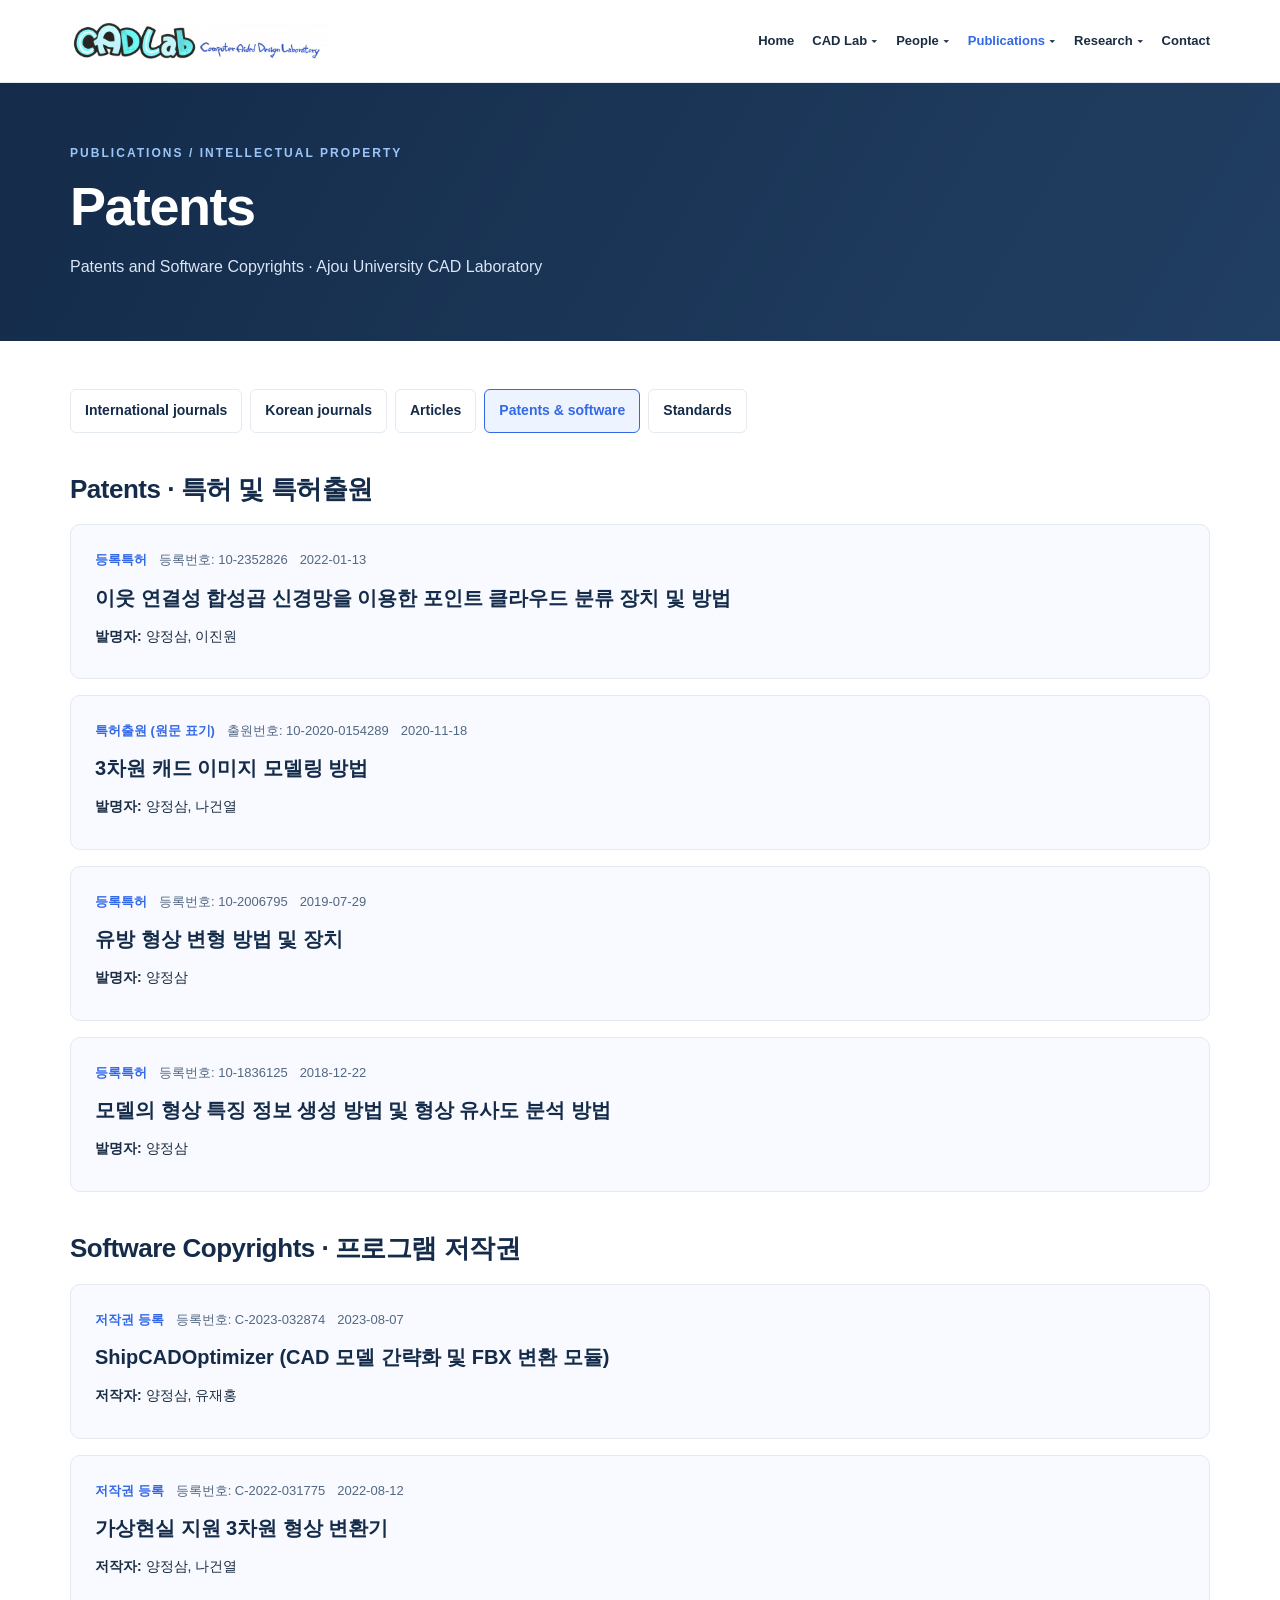
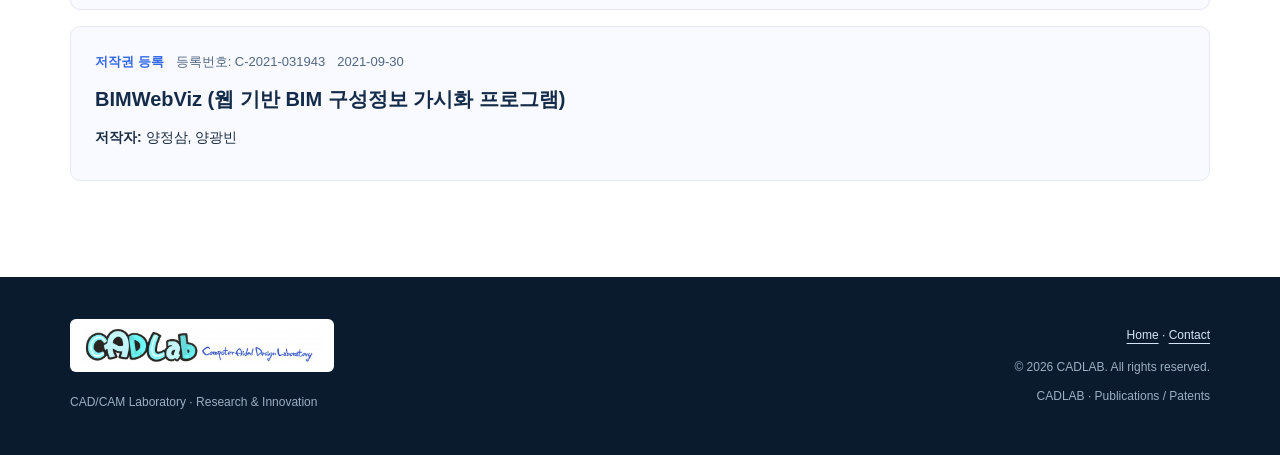
<file: publications/patents.html>
<!DOCTYPE html>

<html lang="ko">
<head>
<meta charset="utf-8"/><meta content="width=device-width,initial-scale=1" name="viewport"/>
<title>Patents &amp; Software Copyrights | CADLAB</title>
<meta content="Patents and software copyright records of Ajou University CAD Laboratory" name="description"/>

<link rel="stylesheet" href="../assets/styles.css">
<link rel="stylesheet" href="../assets/pages.css">
</head>
<body class="subpage page-patents"><!-- shared-header:start -->
  <a class="skip-link" href="#main">Skip to content</a>
  <header class="header">
    <div class="wrap nav">
      <a class="brand" href="../index.html" aria-label="CADLAB home"><img src="../assets/cadlab-logo.jpg" alt="CADLAB — Computer-Aided Design Laboratory" width="1500" height="234" fetchpriority="high"></a>
      <button type="button" id="menuButton" class="menu" aria-label="Toggle navigation" aria-expanded="false" aria-controls="navigation">☰</button>
      <nav id="navigation" aria-label="Main navigation">
        <a href="../index.html">Home</a>
<div class="nav-group">
          <a href="../index.html#about">CAD Lab</a> <button class="submenu-toggle" type="button" aria-label="Toggle CAD Lab submenu" aria-expanded="false" aria-controls="lab-submenu">▾</button>
          <div class="dropdown" id="lab-submenu">
            <a href="../lab/introduction.html">Introduction</a>
<a href="../lab/motto.html">Motto &amp; Logo</a>
          </div>
        </div>
<div class="nav-group">
          <a href="../index.html#people">People</a> <button class="submenu-toggle" type="button" aria-label="Toggle People submenu" aria-expanded="false" aria-controls="people-submenu">▾</button>
          <div class="dropdown" id="people-submenu">
            <a href="../people/professor.html">Professor</a>
<a href="../people/members.html">Members</a>
<a href="../people/alumni.html">Alumni</a>
          </div>
        </div>
<div class="nav-group current-section">
          <a href="../index.html#publications">Publications</a> <button class="submenu-toggle" type="button" aria-label="Toggle Publications submenu" aria-expanded="false" aria-controls="publications-submenu">▾</button>
          <div class="dropdown" id="publications-submenu">
            <a href="../publications/international.html">International Journal Papers</a>
<a href="../publications/korean.html">Korean Journal Papers</a>
<a href="../publications/articles.html">Articles</a>
<a href="../publications/patents.html" aria-current="page">Patents</a>
<a href="../publications/standards.html">Korean Industrial Standards</a>
          </div>
        </div>
<div class="nav-group">
          <a href="../index.html#research">Research</a> <button class="submenu-toggle" type="button" aria-label="Toggle Research submenu" aria-expanded="false" aria-controls="research-submenu">▾</button>
          <div class="dropdown" id="research-submenu">
            <a href="../research/ongoing.html">Ongoing Projects</a>
<a href="../research/completed.html">Closed Projects</a>
          </div>
        </div>
<a href="../lab/contact.html">Contact</a>
      </nav>
    </div>
  </header>
  <!-- shared-header:end -->
<section class="hero"><div class="shell"><div class="eyebrow">PUBLICATIONS / INTELLECTUAL PROPERTY</div><h1>Patents</h1><p>Patents and Software Copyrights · Ajou University CAD Laboratory</p></div></section>
<main id="main" class="shell">
<nav class="section-nav" aria-label="Publication categories"><a href="international.html">International journals</a><a href="korean.html">Korean journals</a><a href="articles.html">Articles</a><a href="patents.html" aria-current="page">Patents &amp; software</a><a href="standards.html">Standards</a></nav>




<section class="group"><h2>Patents · 특허 및 특허출원</h2>




<div class="year-anchor" id="patents-2022"></div><article class="item"><div class="meta"><span class="type">등록특허</span><span>등록번호: 10-2352826</span><span>2022-01-13</span></div><h3>이웃 연결성 합성곱 신경망을 이용한 포인트 클라우드 분류 장치 및 방법</h3><p><b>발명자:</b> 양정삼, 이진원</p></article><div class="year-anchor" id="patents-2020"></div><article class="item"><div class="meta"><span class="type">특허출원 (원문 표기)</span><span>출원번호: 10-2020-0154289</span><span>2020-11-18</span></div><h3>3차원 캐드 이미지 모델링 방법</h3><p><b>발명자:</b> 양정삼, 나건열</p></article><div class="year-anchor" id="patents-2019"></div><article class="item"><div class="meta"><span class="type">등록특허</span><span>등록번호: 10-2006795</span><span>2019-07-29</span></div><h3>유방 형상 변형 방법 및 장치</h3><p><b>발명자:</b> 양정삼</p></article><div class="year-anchor" id="patents-2018"></div><article class="item"><div class="meta"><span class="type">등록특허</span><span>등록번호: 10-1836125</span><span>2018-12-22</span></div><h3>모델의 형상 특징 정보 생성 방법 및 형상 유사도 분석 방법</h3><p><b>발명자:</b> 양정삼</p></article></section>
<section class="group"><h2>Software Copyrights · 프로그램 저작권</h2>



<div class="year-anchor" id="software-2023"></div><article class="item"><div class="meta"><span class="type">저작권 등록</span><span>등록번호: C-2023-032874</span><span>2023-08-07</span></div><h3>ShipCADOptimizer (CAD 모델 간략화 및 FBX 변환 모듈)</h3><p><b>저작자:</b> 양정삼, 유재홍</p></article><div class="year-anchor" id="software-2022"></div><article class="item"><div class="meta"><span class="type">저작권 등록</span><span>등록번호: C-2022-031775</span><span>2022-08-12</span></div><h3>가상현실 지원 3차원 형상 변환기</h3><p><b>저작자:</b> 양정삼, 나건열</p></article><div class="year-anchor" id="software-2021"></div><article class="item"><div class="meta"><span class="type">저작권 등록</span><span>등록번호: C-2021-031943</span><span>2021-09-30</span></div><h3>BIMWebViz (웹 기반 BIM 구성정보 가시화 프로그램)</h3><p><b>저작자:</b> 양정삼, 양광빈</p></article></section>
</main>
<!-- shared-footer:start -->
  <footer class="site-footer">
    <div class="wrap footerrow">
      <div><a class="footer-logo" href="../index.html" aria-label="CADLAB home"><img src="../assets/cadlab-logo.jpg" alt="CADLAB — Computer-Aided Design Laboratory" width="1500" height="234" loading="lazy"></a><p>CAD/CAM Laboratory · Research &amp; Innovation</p></div>
      <div><a href="../index.html">Home</a> · <a href="../lab/contact.html">Contact</a><p>© <span data-year>2026</span> CADLAB. All rights reserved.</p><small class="footer-context">CADLAB · Publications / Patents</small></div>
    </div>
  </footer>
  <!-- shared-footer:end -->
<script src="../assets/navigation.js" defer></script>
</body></html>
</file>
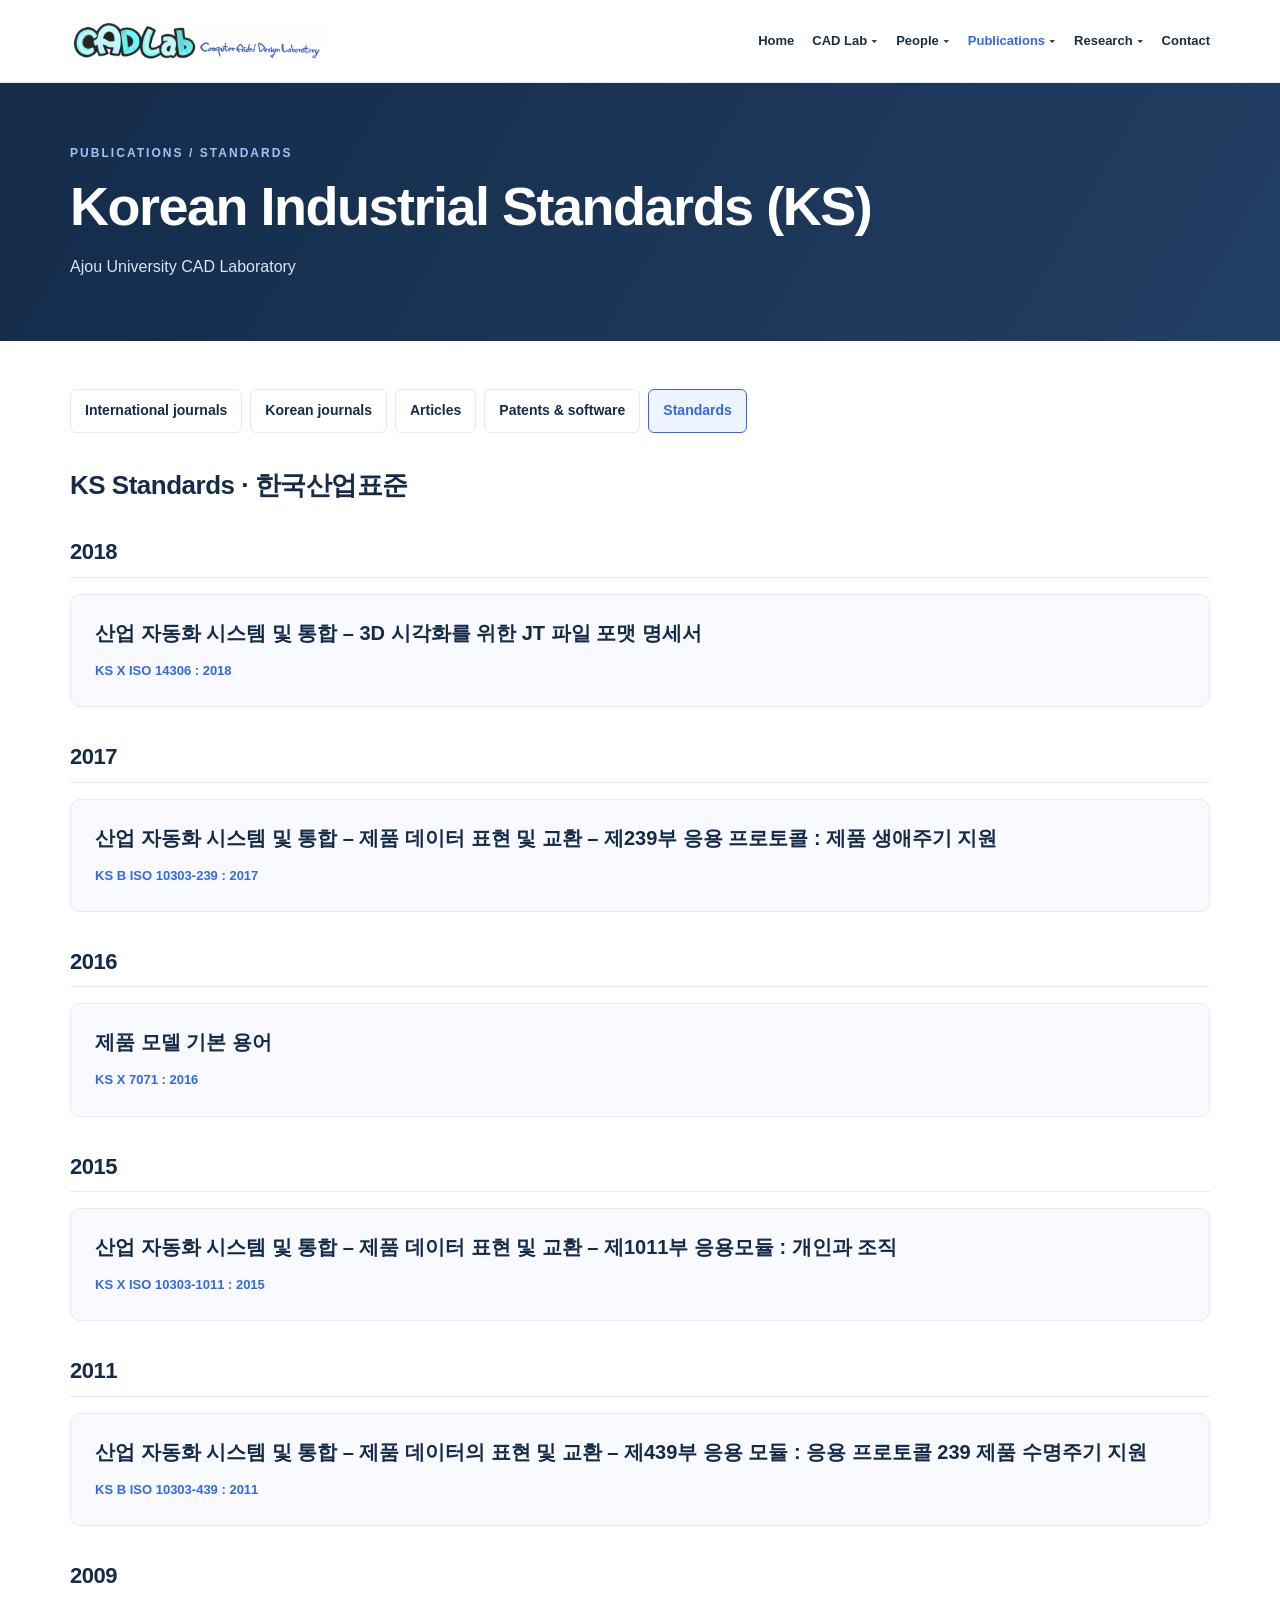
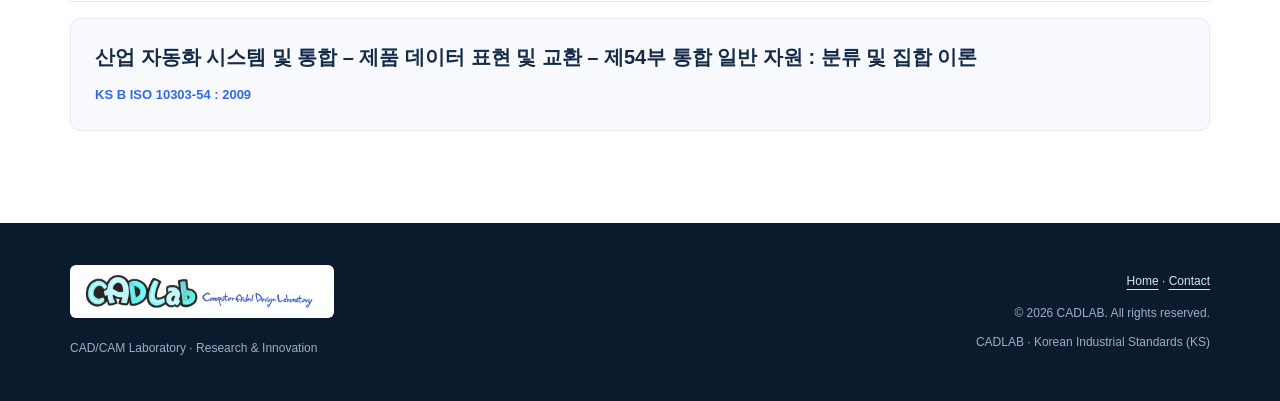
<file: publications/standards.html>
<!doctype html>
<html lang="ko">
<head>
<meta charset="utf-8">
<meta name="viewport" content="width=device-width, initial-scale=1">
<meta name="description" content="Korean Industrial Standards records from the Ajou University CAD Laboratory archive.">
<title>Korean Industrial Standards (KS) | CADLAB</title>

<link rel="stylesheet" href="../assets/styles.css">
<link rel="stylesheet" href="../assets/pages.css">
</head>
<body class="subpage page-standards">
<!-- shared-header:start -->
  <a class="skip-link" href="#main">Skip to content</a>
  <header class="header">
    <div class="wrap nav">
      <a class="brand" href="../index.html" aria-label="CADLAB home"><img src="../assets/cadlab-logo.jpg" alt="CADLAB — Computer-Aided Design Laboratory" width="1500" height="234" fetchpriority="high"></a>
      <button type="button" id="menuButton" class="menu" aria-label="Toggle navigation" aria-expanded="false" aria-controls="navigation">☰</button>
      <nav id="navigation" aria-label="Main navigation">
        <a href="../index.html">Home</a>
<div class="nav-group">
          <a href="../index.html#about">CAD Lab</a> <button class="submenu-toggle" type="button" aria-label="Toggle CAD Lab submenu" aria-expanded="false" aria-controls="lab-submenu">▾</button>
          <div class="dropdown" id="lab-submenu">
            <a href="../lab/introduction.html">Introduction</a>
<a href="../lab/motto.html">Motto &amp; Logo</a>
          </div>
        </div>
<div class="nav-group">
          <a href="../index.html#people">People</a> <button class="submenu-toggle" type="button" aria-label="Toggle People submenu" aria-expanded="false" aria-controls="people-submenu">▾</button>
          <div class="dropdown" id="people-submenu">
            <a href="../people/professor.html">Professor</a>
<a href="../people/members.html">Members</a>
<a href="../people/alumni.html">Alumni</a>
          </div>
        </div>
<div class="nav-group current-section">
          <a href="../index.html#publications">Publications</a> <button class="submenu-toggle" type="button" aria-label="Toggle Publications submenu" aria-expanded="false" aria-controls="publications-submenu">▾</button>
          <div class="dropdown" id="publications-submenu">
            <a href="../publications/international.html">International Journal Papers</a>
<a href="../publications/korean.html">Korean Journal Papers</a>
<a href="../publications/articles.html">Articles</a>
<a href="../publications/patents.html">Patents</a>
<a href="../publications/standards.html" aria-current="page">Korean Industrial Standards</a>
          </div>
        </div>
<div class="nav-group">
          <a href="../index.html#research">Research</a> <button class="submenu-toggle" type="button" aria-label="Toggle Research submenu" aria-expanded="false" aria-controls="research-submenu">▾</button>
          <div class="dropdown" id="research-submenu">
            <a href="../research/ongoing.html">Ongoing Projects</a>
<a href="../research/completed.html">Closed Projects</a>
          </div>
        </div>
<a href="../lab/contact.html">Contact</a>
      </nav>
    </div>
  </header>
  <!-- shared-header:end -->
<section class="hero"><div class="shell"><div class="eyebrow">PUBLICATIONS / STANDARDS</div><h1>Korean Industrial Standards (KS)</h1><p>Ajou University CAD Laboratory</p></div></section>
<main id="main" class="shell">
<nav class="section-nav" aria-label="Publication categories"><a href="international.html">International journals</a><a href="korean.html">Korean journals</a><a href="articles.html">Articles</a><a href="patents.html">Patents &amp; software</a><a href="standards.html" aria-current="page">Standards</a></nav>






<h2>KS Standards · 한국산업표준</h2>


<section><h2 class="year" id="year-2018">2018</h2><article class="record"><h3>산업 자동화 시스템 및 통합 – 3D 시각화를 위한 JT 파일 포맷 명세서</h3><p class="number">KS X ISO 14306 : 2018</p></article></section>
<section><h2 class="year" id="year-2017">2017</h2><article class="record"><h3>산업 자동화 시스템 및 통합 – 제품 데이터 표현 및 교환 – 제239부 응용 프로토콜 : 제품 생애주기 지원</h3><p class="number">KS B ISO 10303-239 : 2017</p></article></section>
<section><h2 class="year" id="year-2016">2016</h2><article class="record"><h3>제품 모델 기본 용어</h3><p class="number">KS X 7071 : 2016</p></article></section>
<section><h2 class="year" id="year-2015">2015</h2><article class="record"><h3>산업 자동화 시스템 및 통합 – 제품 데이터 표현 및 교환 – 제1011부 응용모듈 : 개인과 조직</h3><p class="number">KS X ISO 10303-1011 : 2015</p></article></section>
<section><h2 class="year" id="year-2011">2011</h2><article class="record"><h3>산업 자동화 시스템 및 통합 – 제품 데이터의 표현 및 교환 – 제439부 응용 모듈 : 응용 프로토콜 239 제품 수명주기 지원</h3><p class="number">KS B ISO 10303-439 : 2011</p></article></section>
<section><h2 class="year" id="year-2009">2009</h2><article class="record"><h3>산업 자동화 시스템 및 통합 – 제품 데이터 표현 및 교환 – 제54부 통합 일반 자원 : 분류 및 집합 이론</h3><p class="number">KS B ISO 10303-54 : 2009</p></article></section>
</main>
<!-- shared-footer:start -->
  <footer class="site-footer">
    <div class="wrap footerrow">
      <div><a class="footer-logo" href="../index.html" aria-label="CADLAB home"><img src="../assets/cadlab-logo.jpg" alt="CADLAB — Computer-Aided Design Laboratory" width="1500" height="234" loading="lazy"></a><p>CAD/CAM Laboratory · Research &amp; Innovation</p></div>
      <div><a href="../index.html">Home</a> · <a href="../lab/contact.html">Contact</a><p>© <span data-year>2026</span> CADLAB. All rights reserved.</p><small class="footer-context">CADLAB · Korean Industrial Standards (KS)</small></div>
    </div>
  </footer>
  <!-- shared-footer:end -->
<script src="../assets/navigation.js" defer></script>
</body></html>
</file>
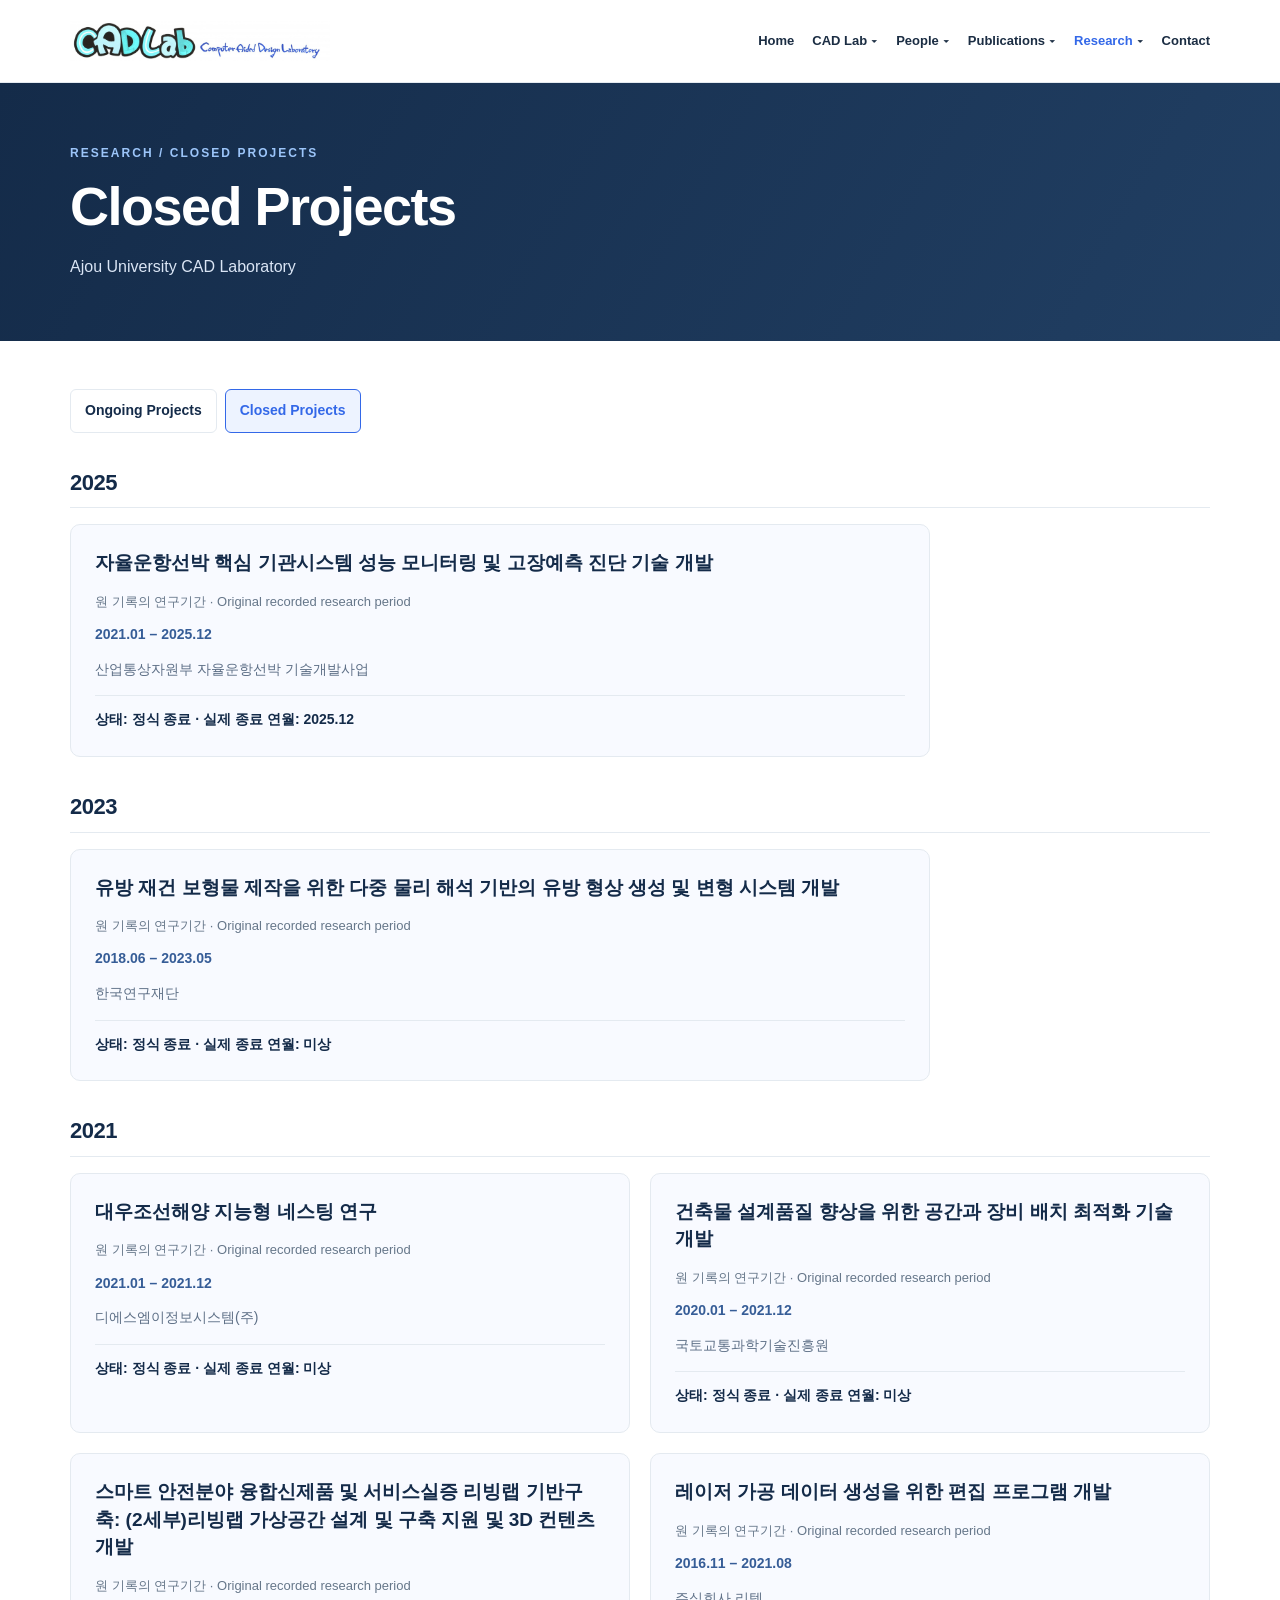
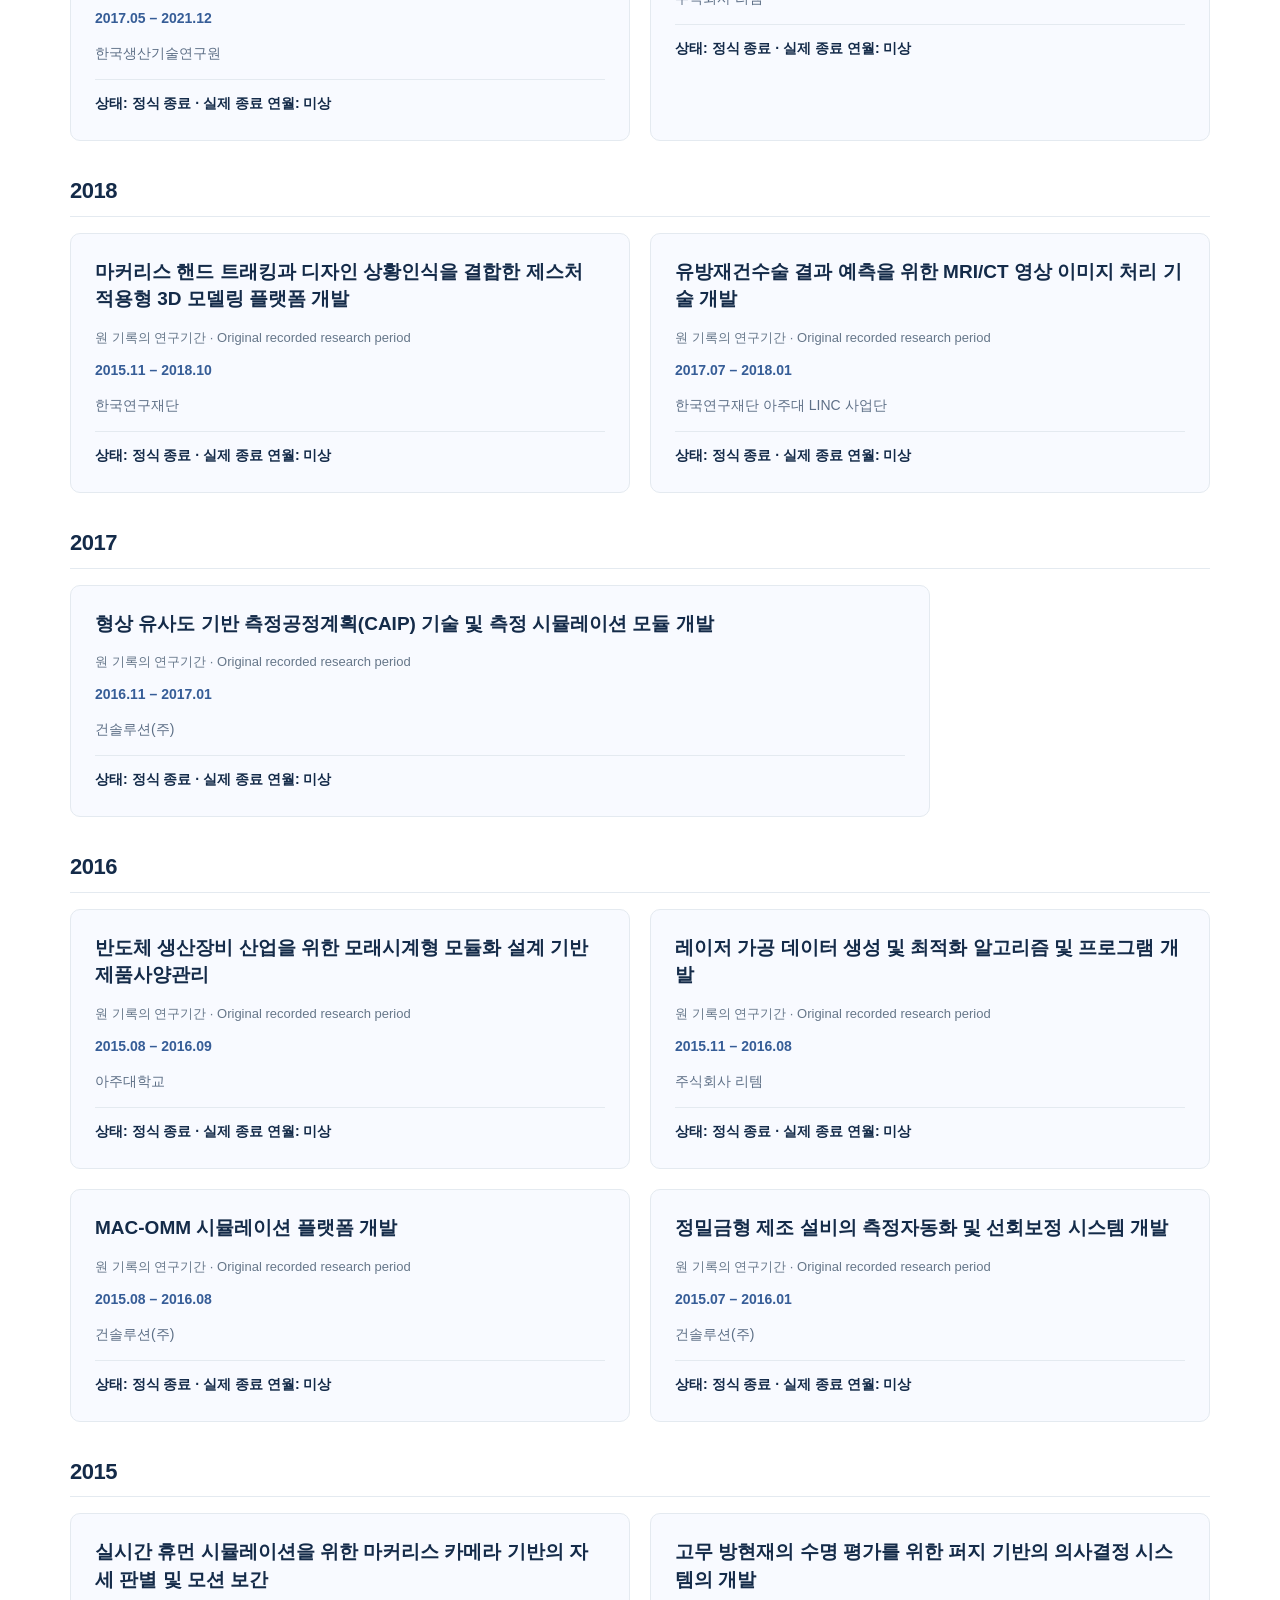
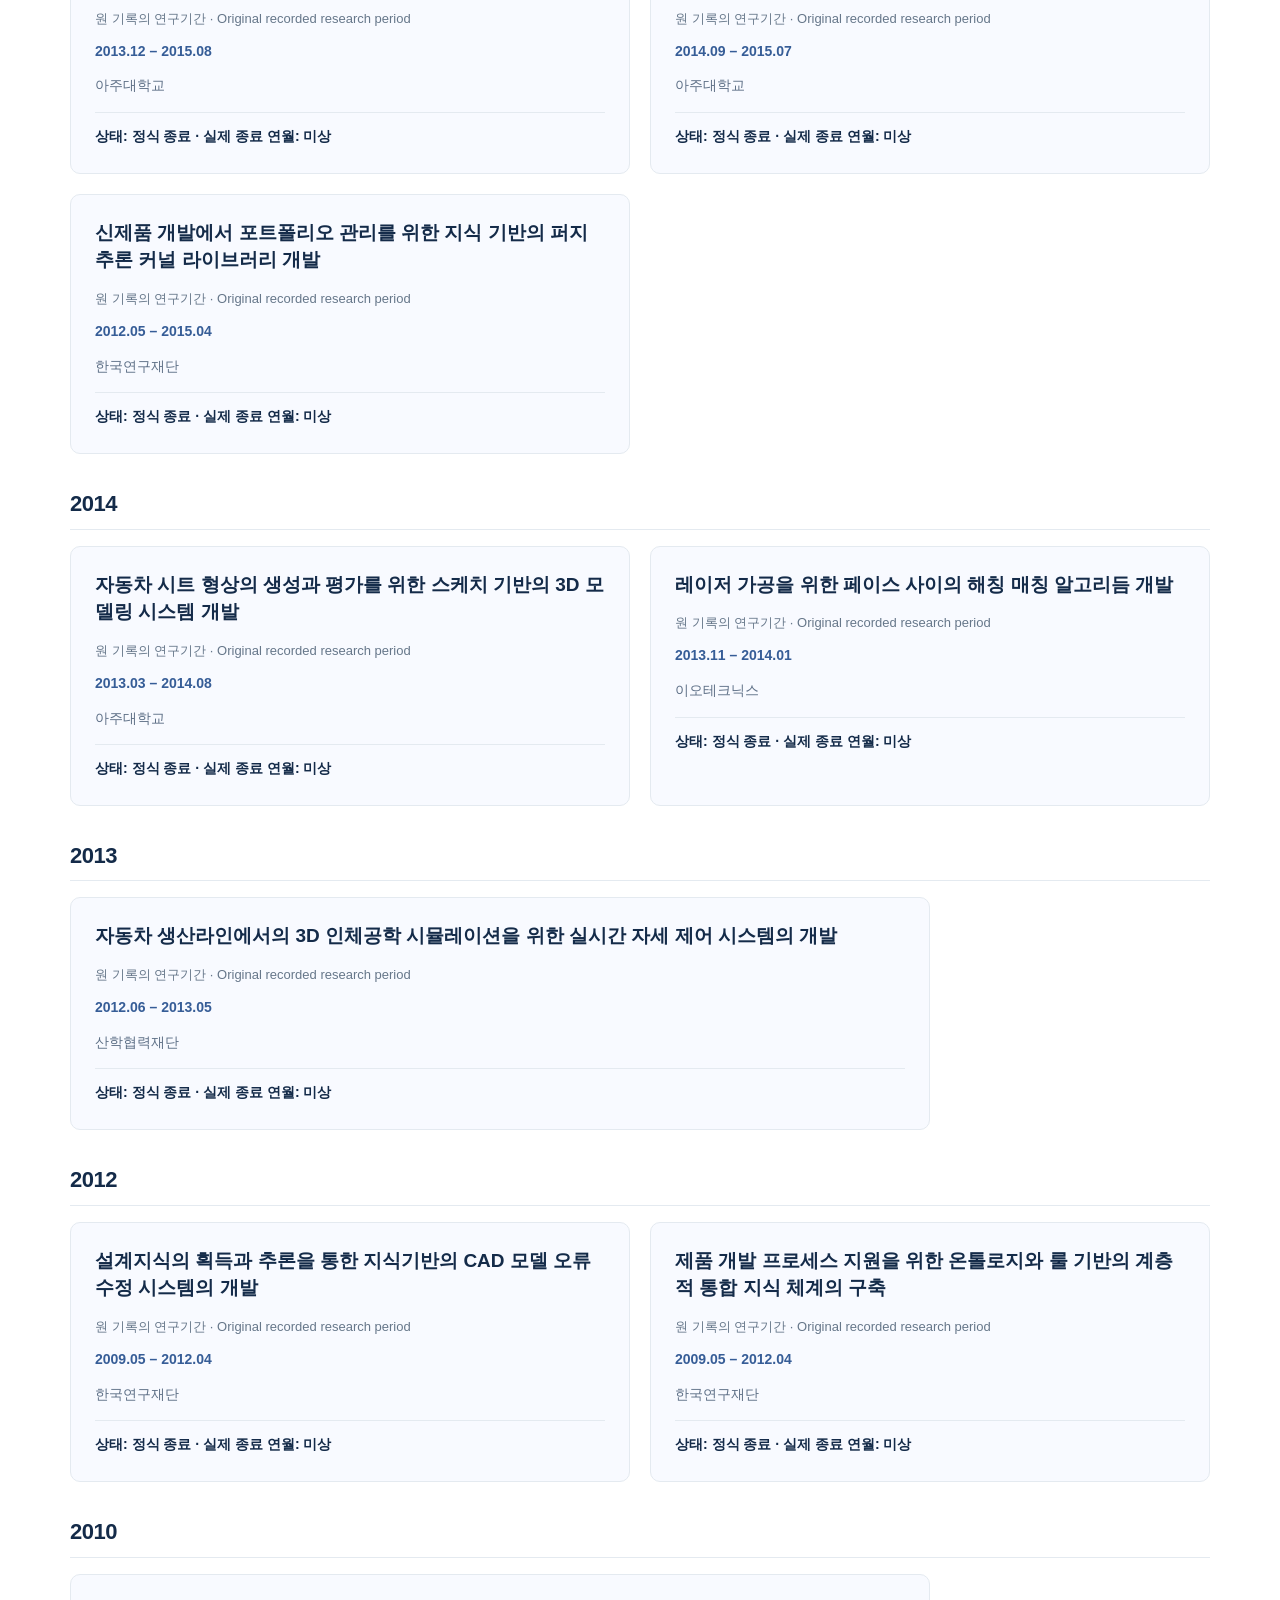
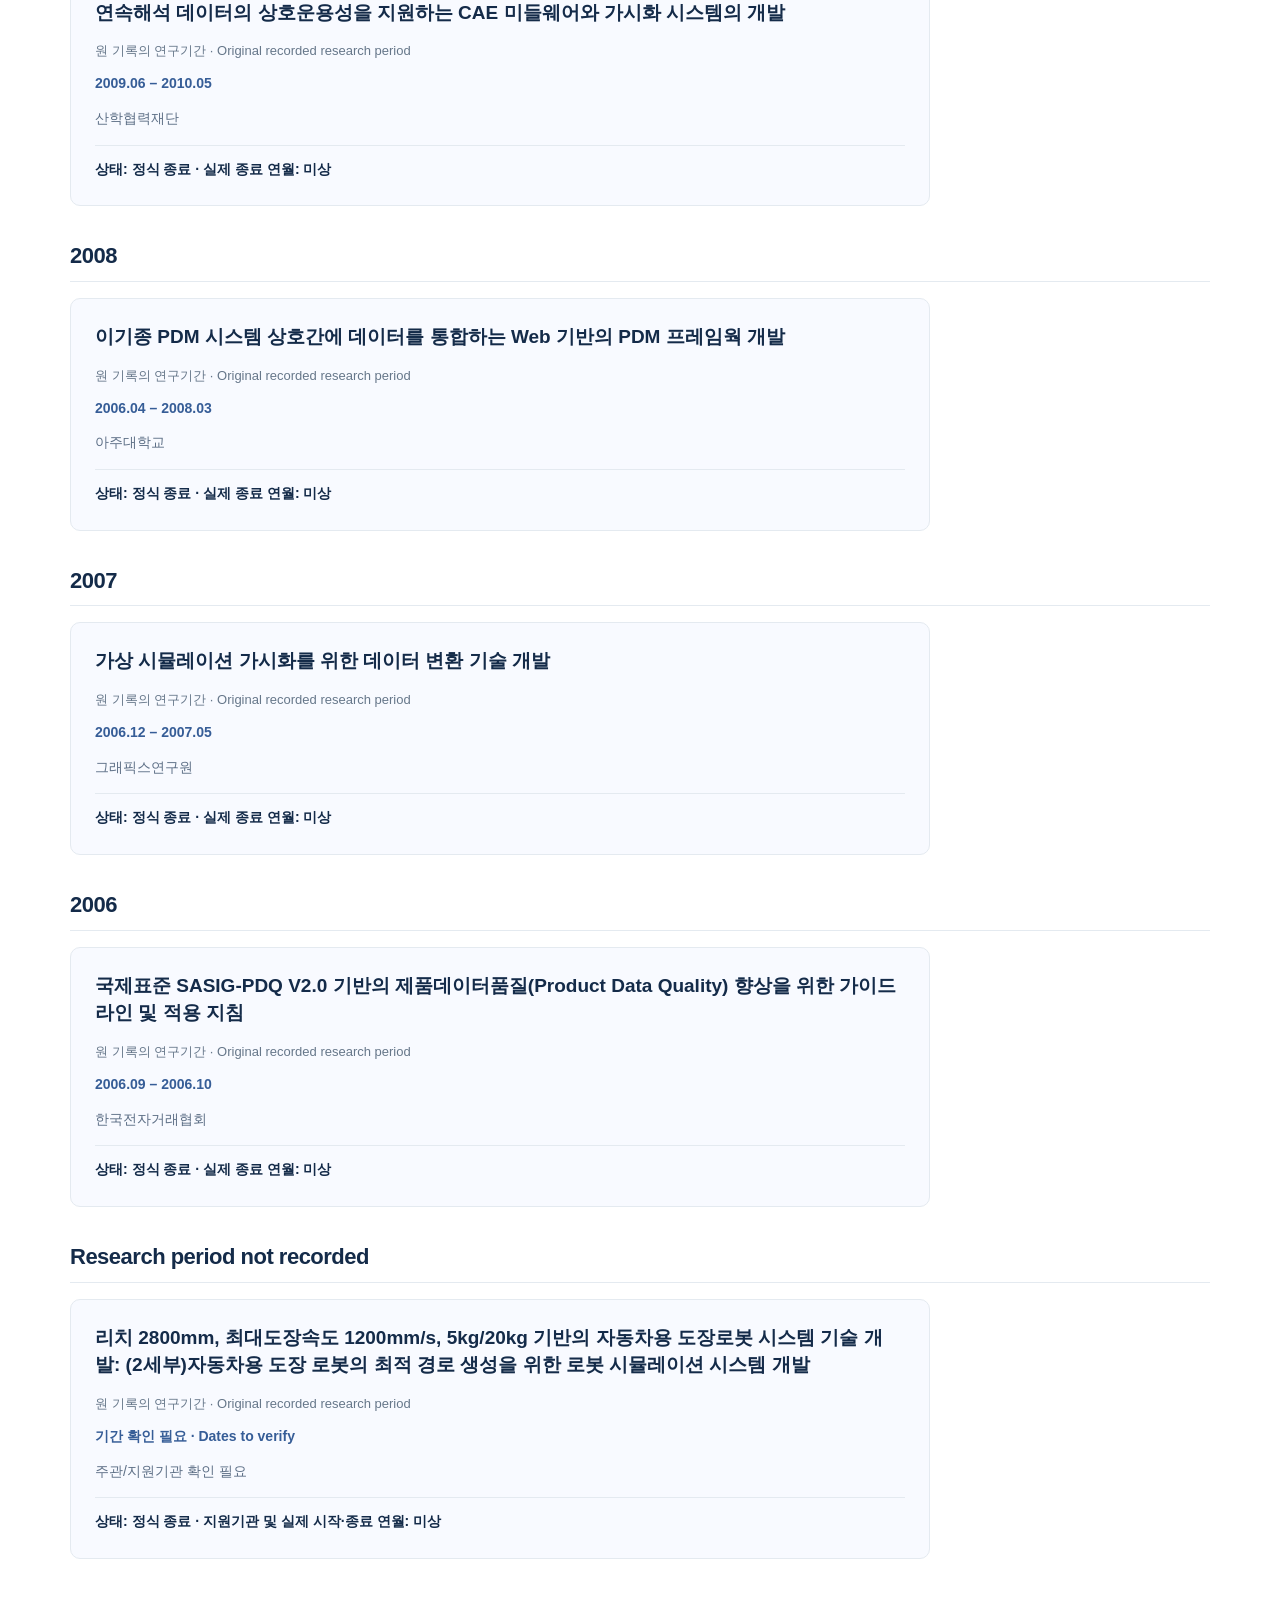
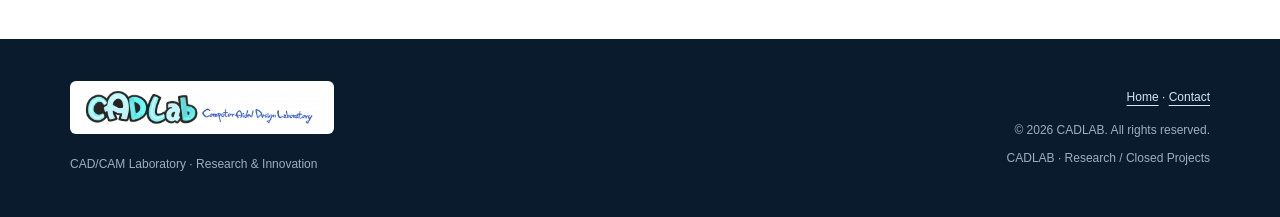
<file: research/completed.html>
<!doctype html>
<html lang="ko"><head><meta charset="UTF-8"><meta name="viewport" content="width=device-width, initial-scale=1"><meta name="description" content="Completed research projects of Ajou University CAD Laboratory."><title>Closed Projects | CADLAB</title><link rel="stylesheet" href="../assets/styles.css">
<link rel="stylesheet" href="../assets/pages.css">
</head><body class="subpage page-completed"><!-- shared-header:start -->
  <a class="skip-link" href="#main">Skip to content</a>
  <header class="header">
    <div class="wrap nav">
      <a class="brand" href="../index.html" aria-label="CADLAB home"><img src="../assets/cadlab-logo.jpg" alt="CADLAB — Computer-Aided Design Laboratory" width="1500" height="234" fetchpriority="high"></a>
      <button type="button" id="menuButton" class="menu" aria-label="Toggle navigation" aria-expanded="false" aria-controls="navigation">☰</button>
      <nav id="navigation" aria-label="Main navigation">
        <a href="../index.html">Home</a>
<div class="nav-group">
          <a href="../index.html#about">CAD Lab</a> <button class="submenu-toggle" type="button" aria-label="Toggle CAD Lab submenu" aria-expanded="false" aria-controls="lab-submenu">▾</button>
          <div class="dropdown" id="lab-submenu">
            <a href="../lab/introduction.html">Introduction</a>
<a href="../lab/motto.html">Motto &amp; Logo</a>
          </div>
        </div>
<div class="nav-group">
          <a href="../index.html#people">People</a> <button class="submenu-toggle" type="button" aria-label="Toggle People submenu" aria-expanded="false" aria-controls="people-submenu">▾</button>
          <div class="dropdown" id="people-submenu">
            <a href="../people/professor.html">Professor</a>
<a href="../people/members.html">Members</a>
<a href="../people/alumni.html">Alumni</a>
          </div>
        </div>
<div class="nav-group">
          <a href="../index.html#publications">Publications</a> <button class="submenu-toggle" type="button" aria-label="Toggle Publications submenu" aria-expanded="false" aria-controls="publications-submenu">▾</button>
          <div class="dropdown" id="publications-submenu">
            <a href="../publications/international.html">International Journal Papers</a>
<a href="../publications/korean.html">Korean Journal Papers</a>
<a href="../publications/articles.html">Articles</a>
<a href="../publications/patents.html">Patents</a>
<a href="../publications/standards.html">Korean Industrial Standards</a>
          </div>
        </div>
<div class="nav-group current-section">
          <a href="../index.html#research">Research</a> <button class="submenu-toggle" type="button" aria-label="Toggle Research submenu" aria-expanded="false" aria-controls="research-submenu">▾</button>
          <div class="dropdown" id="research-submenu">
            <a href="../research/ongoing.html">Ongoing Projects</a>
<a href="../research/completed.html" aria-current="page">Closed Projects</a>
          </div>
        </div>
<a href="../lab/contact.html">Contact</a>
      </nav>
    </div>
  </header>
  <!-- shared-header:end --><section class="hero"><div class="shell"><div class="eyebrow">RESEARCH / CLOSED PROJECTS</div><h1>Closed Projects</h1><p>Ajou University CAD Laboratory</p></div></section><main id="main" class="shell">
<nav class="section-nav" aria-label="Research project pages"><a href="ongoing.html">Ongoing Projects</a><a href="completed.html" aria-current="page">Closed Projects</a></nav>
<section class="year-section"><h2>2025</h2><div class="project-grid"><article id="P001" class="project-card"><h3>자율운항선박 핵심 기관시스템 성능 모니터링 및 고장예측 진단 기술 개발</h3><p class="field-label">원 기록의 연구기간 · Original recorded research period</p><p class="period">2021.01 – 2025.12</p><p class="agency">산업통상자원부 자율운항선박 기술개발사업</p><p class="project-status">상태: 정식 종료 · 실제 종료 연월: 2025.12</p></article></div></section><section class="year-section"><h2>2023</h2><div class="project-grid"><article id="P003" class="project-card"><h3>유방 재건 보형물 제작을 위한 다중 물리 해석 기반의 유방 형상 생성 및 변형 시스템 개발</h3><p class="field-label">원 기록의 연구기간 · Original recorded research period</p><p class="period">2018.06 – 2023.05</p><p class="agency">한국연구재단</p><p class="project-status">상태: 정식 종료 · 실제 종료 연월: 미상</p></article></div></section><section class="year-section"><h2>2021</h2><div class="project-grid"><article id="P004" class="project-card"><h3>대우조선해양 지능형 네스팅 연구</h3><p class="field-label">원 기록의 연구기간 · Original recorded research period</p><p class="period">2021.01 – 2021.12</p><p class="agency">디에스엠이정보시스템(주)</p><p class="project-status">상태: 정식 종료 · 실제 종료 연월: 미상</p></article><article id="P005" class="project-card"><h3>건축물 설계품질 향상을 위한 공간과 장비 배치 최적화 기술개발</h3><p class="field-label">원 기록의 연구기간 · Original recorded research period</p><p class="period">2020.01 – 2021.12</p><p class="agency">국토교통과학기술진흥원</p><p class="project-status">상태: 정식 종료 · 실제 종료 연월: 미상</p></article><article id="P006" class="project-card"><h3>스마트 안전분야 융합신제품 및 서비스실증 리빙랩 기반구축: (2세부)리빙랩 가상공간 설계 및 구축 지원 및 3D 컨텐츠 개발</h3><p class="field-label">원 기록의 연구기간 · Original recorded research period</p><p class="period">2017.05 – 2021.12</p><p class="agency">한국생산기술연구원</p><p class="project-status">상태: 정식 종료 · 실제 종료 연월: 미상</p></article><article id="P007" class="project-card"><h3>레이저 가공 데이터 생성을 위한 편집 프로그램 개발</h3><p class="field-label">원 기록의 연구기간 · Original recorded research period</p><p class="period">2016.11 – 2021.08</p><p class="agency">주식회사 리템</p><p class="project-status">상태: 정식 종료 · 실제 종료 연월: 미상</p></article></div></section><section class="year-section"><h2>2018</h2><div class="project-grid"><article id="P008" class="project-card"><h3>마커리스 핸드 트래킹과 디자인 상황인식을 결합한 제스처 적용형 3D 모델링 플랫폼 개발</h3><p class="field-label">원 기록의 연구기간 · Original recorded research period</p><p class="period">2015.11 – 2018.10</p><p class="agency">한국연구재단</p><p class="project-status">상태: 정식 종료 · 실제 종료 연월: 미상</p></article><article id="P009" class="project-card"><h3>유방재건수술 결과 예측을 위한 MRI/CT 영상 이미지 처리 기술 개발</h3><p class="field-label">원 기록의 연구기간 · Original recorded research period</p><p class="period">2017.07 – 2018.01</p><p class="agency">한국연구재단 아주대 LINC 사업단</p><p class="project-status">상태: 정식 종료 · 실제 종료 연월: 미상</p></article></div></section><section class="year-section"><h2>2017</h2><div class="project-grid"><article id="P010" class="project-card"><h3>형상 유사도 기반 측정공정계획(CAIP) 기술 및 측정 시뮬레이션 모듈 개발</h3><p class="field-label">원 기록의 연구기간 · Original recorded research period</p><p class="period">2016.11 – 2017.01</p><p class="agency">건솔루션(주)</p><p class="project-status">상태: 정식 종료 · 실제 종료 연월: 미상</p></article></div></section><section class="year-section"><h2>2016</h2><div class="project-grid"><article id="P011" class="project-card"><h3>반도체 생산장비 산업을 위한 모래시계형 모듈화 설계 기반 제품사양관리</h3><p class="field-label">원 기록의 연구기간 · Original recorded research period</p><p class="period">2015.08 – 2016.09</p><p class="agency">아주대학교</p><p class="project-status">상태: 정식 종료 · 실제 종료 연월: 미상</p></article><article id="P012" class="project-card"><h3>레이저 가공 데이터 생성 및 최적화 알고리즘 및 프로그램 개발</h3><p class="field-label">원 기록의 연구기간 · Original recorded research period</p><p class="period">2015.11 – 2016.08</p><p class="agency">주식회사 리템</p><p class="project-status">상태: 정식 종료 · 실제 종료 연월: 미상</p></article><article id="P013" class="project-card"><h3>MAC-OMM 시뮬레이션 플랫폼 개발</h3><p class="field-label">원 기록의 연구기간 · Original recorded research period</p><p class="period">2015.08 – 2016.08</p><p class="agency">건솔루션(주)</p><p class="project-status">상태: 정식 종료 · 실제 종료 연월: 미상</p></article><article id="P014" class="project-card"><h3>정밀금형 제조 설비의 측정자동화 및 선회보정 시스템 개발</h3><p class="field-label">원 기록의 연구기간 · Original recorded research period</p><p class="period">2015.07 – 2016.01</p><p class="agency">건솔루션(주)</p><p class="project-status">상태: 정식 종료 · 실제 종료 연월: 미상</p></article></div></section><section class="year-section"><h2>2015</h2><div class="project-grid"><article id="P015" class="project-card"><h3>실시간 휴먼 시뮬레이션을 위한 마커리스 카메라 기반의 자세 판별 및 모션 보간</h3><p class="field-label">원 기록의 연구기간 · Original recorded research period</p><p class="period">2013.12 – 2015.08</p><p class="agency">아주대학교</p><p class="project-status">상태: 정식 종료 · 실제 종료 연월: 미상</p></article><article id="P016" class="project-card"><h3>고무 방현재의 수명 평가를 위한 퍼지 기반의 의사결정 시스템의 개발</h3><p class="field-label">원 기록의 연구기간 · Original recorded research period</p><p class="period">2014.09 – 2015.07</p><p class="agency">아주대학교</p><p class="project-status">상태: 정식 종료 · 실제 종료 연월: 미상</p></article><article id="P017" class="project-card"><h3>신제품 개발에서 포트폴리오 관리를 위한 지식 기반의 퍼지 추론 커널 라이브러리 개발</h3><p class="field-label">원 기록의 연구기간 · Original recorded research period</p><p class="period">2012.05 – 2015.04</p><p class="agency">한국연구재단</p><p class="project-status">상태: 정식 종료 · 실제 종료 연월: 미상</p></article></div></section><section class="year-section"><h2>2014</h2><div class="project-grid"><article id="P018" class="project-card"><h3>자동차 시트 형상의 생성과 평가를 위한 스케치 기반의 3D 모델링 시스템 개발</h3><p class="field-label">원 기록의 연구기간 · Original recorded research period</p><p class="period">2013.03 – 2014.08</p><p class="agency">아주대학교</p><p class="project-status">상태: 정식 종료 · 실제 종료 연월: 미상</p></article><article id="P019" class="project-card"><h3>레이저 가공을 위한 페이스 사이의 해칭 매칭 알고리듬 개발</h3><p class="field-label">원 기록의 연구기간 · Original recorded research period</p><p class="period">2013.11 – 2014.01</p><p class="agency">이오테크닉스</p><p class="project-status">상태: 정식 종료 · 실제 종료 연월: 미상</p></article></div></section><section class="year-section"><h2>2013</h2><div class="project-grid"><article id="P020" class="project-card"><h3>자동차 생산라인에서의 3D 인체공학 시뮬레이션을 위한 실시간 자세 제어 시스템의 개발</h3><p class="field-label">원 기록의 연구기간 · Original recorded research period</p><p class="period">2012.06 – 2013.05</p><p class="agency">산학협력재단</p><p class="project-status">상태: 정식 종료 · 실제 종료 연월: 미상</p></article></div></section><section class="year-section"><h2>2012</h2><div class="project-grid"><article id="P021" class="project-card"><h3>설계지식의 획득과 추론을 통한 지식기반의 CAD 모델 오류 수정 시스템의 개발</h3><p class="field-label">원 기록의 연구기간 · Original recorded research period</p><p class="period">2009.05 – 2012.04</p><p class="agency">한국연구재단</p><p class="project-status">상태: 정식 종료 · 실제 종료 연월: 미상</p></article><article id="P022" class="project-card"><h3>제품 개발 프로세스 지원을 위한 온톨로지와 룰 기반의 계층적 통합 지식 체계의 구축</h3><p class="field-label">원 기록의 연구기간 · Original recorded research period</p><p class="period">2009.05 – 2012.04</p><p class="agency">한국연구재단</p><p class="project-status">상태: 정식 종료 · 실제 종료 연월: 미상</p></article></div></section><section class="year-section"><h2>2010</h2><div class="project-grid"><article id="P023" class="project-card"><h3>연속해석 데이터의 상호운용성을 지원하는 CAE 미들웨어와 가시화 시스템의 개발</h3><p class="field-label">원 기록의 연구기간 · Original recorded research period</p><p class="period">2009.06 – 2010.05</p><p class="agency">산학협력재단</p><p class="project-status">상태: 정식 종료 · 실제 종료 연월: 미상</p></article></div></section><section class="year-section"><h2>2008</h2><div class="project-grid"><article id="P024" class="project-card"><h3>이기종 PDM 시스템 상호간에 데이터를 통합하는 Web 기반의 PDM 프레임웍 개발</h3><p class="field-label">원 기록의 연구기간 · Original recorded research period</p><p class="period">2006.04 – 2008.03</p><p class="agency">아주대학교</p><p class="project-status">상태: 정식 종료 · 실제 종료 연월: 미상</p></article></div></section><section class="year-section"><h2>2007</h2><div class="project-grid"><article id="P025" class="project-card"><h3>가상 시뮬레이션 가시화를 위한 데이터 변환 기술 개발</h3><p class="field-label">원 기록의 연구기간 · Original recorded research period</p><p class="period">2006.12 – 2007.05</p><p class="agency">그래픽스연구원</p><p class="project-status">상태: 정식 종료 · 실제 종료 연월: 미상</p></article></div></section><section class="year-section"><h2>2006</h2><div class="project-grid"><article id="P026" class="project-card"><h3>국제표준 SASIG-PDQ V2.0 기반의 제품데이터품질(Product Data Quality) 향상을 위한 가이드라인 및 적용 지침</h3><p class="field-label">원 기록의 연구기간 · Original recorded research period</p><p class="period">2006.09 – 2006.10</p><p class="agency">한국전자거래협회</p><p class="project-status">상태: 정식 종료 · 실제 종료 연월: 미상</p></article></div></section><section class="year-section"><h2>Research period not recorded</h2><div class="project-grid"><article id="P027" class="project-card"><h3>리치 2800mm, 최대도장속도 1200mm/s, 5kg/20kg 기반의 자동차용 도장로봇 시스템 기술 개발: (2세부)자동차용 도장 로봇의 최적 경로 생성을 위한 로봇 시뮬레이션 시스템 개발</h3><p class="field-label">원 기록의 연구기간 · Original recorded research period</p><p class="period">기간 확인 필요 · Dates to verify</p><p class="agency">주관/지원기관 확인 필요</p><p class="project-status">상태: 정식 종료 · 지원기관 및 실제 시작·종료 연월: 미상</p></article></div></section></main><!-- shared-footer:start -->
  <footer class="site-footer">
    <div class="wrap footerrow">
      <div><a class="footer-logo" href="../index.html" aria-label="CADLAB home"><img src="../assets/cadlab-logo.jpg" alt="CADLAB — Computer-Aided Design Laboratory" width="1500" height="234" loading="lazy"></a><p>CAD/CAM Laboratory · Research &amp; Innovation</p></div>
      <div><a href="../index.html">Home</a> · <a href="../lab/contact.html">Contact</a><p>© <span data-year>2026</span> CADLAB. All rights reserved.</p><small class="footer-context">CADLAB · Research / Closed Projects</small></div>
    </div>
  </footer>
  <!-- shared-footer:end --><script src="../assets/navigation.js" defer></script>
</body></html>
</file>
<file: assets/styles.css>
/* CADLAB V3 — complete clean stylesheet; replaces accumulated V2 patches */
:root{--navy:#142b49;--navy2:#213f63;--blue:#3368e8;--ink:#1b2d43;--muted:#66778a;--line:#e4eaf0;--light:#f5f7fa;--radius:10px;--card-bg:#f8faff}
*{box-sizing:border-box}
html{scroll-behavior:smooth;scroll-padding-top:85px}
body{margin:0;font:16px/1.7 Arial,"Noto Sans KR","Malgun Gothic",sans-serif;color:var(--ink)}
a:focus-visible,button:focus-visible{outline:3px solid #65b9ff;outline-offset:3px}
.skip-link{position:absolute;left:12px;top:-100px;z-index:100;padding:10px 16px;background:white;color:var(--navy)}
.skip-link:focus{top:10px}
.wrap{width:min(1140px,calc(100% - 48px));margin:auto}
.header{position:sticky;top:0;z-index:50;background:#fff;border-bottom:1px solid var(--line)}
.nav{min-height:82px;display:flex;align-items:center;justify-content:space-between;gap:25px}
.accent,.title-dot,.blue-text{color:var(--blue)}
.nav nav a{text-decoration:none;color:var(--ink);font-size:13px;font-weight:700}
.nav nav a:hover{color:var(--blue)}
.menu{display:none}
.hero{background:linear-gradient(120deg,#142b49,#25496f);color:#fff}
.home-page .hero{width:min(1240px,calc(100% - 48px));margin:24px auto 0;border-radius:12px;overflow:hidden}
.home-page .hero-layout{min-height:490px;gap:48px;width:calc(100% - 96px)}
.home-page .hero-copy{padding:48px 0}
.home-page .hero-art img{max-width:440px}
.hero-layout{min-height:570px;display:grid;grid-template-columns:minmax(0,1.05fr) minmax(0,.95fr);gap:60px;align-items:center}
.hero-copy{padding:70px 0}
.eyebrow{color:#9cc5f9;font-size:12px;font-weight:800;letter-spacing:2.7px}
.hero h1{font-size:clamp(48px,5.8vw,80px);line-height:1.07;letter-spacing:-3px;margin:30px 0 22px}
.hero h1 em{font-style:normal;color:#9cc5f9}
.hero-descriptor{font-size:20px;font-weight:650}
.hero-summary{max-width:540px;color:#d5e1ed;font-size:16px;margin:18px 0 28px}
.hero-actions{display:flex;flex-wrap:wrap;gap:12px;align-items:center}
.cta,.cta-secondary{display:inline-flex;align-items:center;gap:20px;text-decoration:none;border-radius:6px;padding:12px 18px;font-size:14px;font-weight:700}
.cta{background:white;color:var(--navy)}
.cta-secondary{color:#fff;border:1px solid #8ca7c4}
.cta:hover{background:#ecf3ff}
.cta-secondary:hover{background:#ffffff15}
.hero-art{text-align:center;min-width:0}
.hero-art img{display:block;width:100%;max-width:100%;height:auto;object-fit:contain;margin:auto}
.hero-art p{color:#b9d0e8;font-size:10px;letter-spacing:2px;font-weight:700;margin:5px 0 0}
.hero-bottom{display:flex;align-items:center;justify-content:space-between;gap:20px;min-height:66px;border-top:1px solid #ffffff24;color:#c2d3e6;font-size:11px;letter-spacing:1px}
.hero-bottom a{color:#e3eefc;text-decoration:none}
.focus-strip{background:#eef3f8;border-bottom:1px solid var(--line)}
.focus-row{display:flex;justify-content:space-between;flex-wrap:wrap;gap:15px 25px;padding:23px 0;color:#4f6379;font-size:11px;font-weight:750;letter-spacing:1px}
.focus-label{color:var(--blue)}
.section{padding:80px 0}
.section.light{background:var(--light)}
.section-grid{display:grid;grid-template-columns:1fr 1fr;gap:55px}
.about-layout{grid-template-columns:minmax(0,.95fr) minmax(0,1.05fr);column-gap:64px;row-gap:40px;align-items:start}
.about-layout>div:first-child{align-self:stretch;display:flex;flex-direction:column;align-items:flex-start}
.about-layout>div:first-child>.muted{margin-bottom:32px}
.about-photo{display:block;width:100%;max-width:513px;height:auto;object-fit:contain;margin:0;border-radius:8px}
.about-layout h3{margin:0 0 16px;font-size:20px;line-height:1.4}
.about-layout p{font-size:16px;line-height:1.85;margin:0 0 20px}
.about-layout p+h3{margin-top:28px}
.about-facilities{grid-column:1/-1;min-width:0;width:100%;max-width:1040px;justify-self:center}
.about-facilities img{display:block;width:100%;height:auto;object-fit:contain;border-radius:8px}
.overline{font-size:11px;letter-spacing:2px;color:var(--blue);font-weight:800;margin:0 0 14px}
h2{font-size:clamp(30px,3.8vw,46px);line-height:1.15;letter-spacing:-1.5px;color:var(--navy);margin:0 0 22px}
.muted,.section-heading>p{color:var(--muted)}
.lead{font-size:18px}
.notice{background:#fffaf1;border-left:3px solid #dcb66c;font-size:13px;color:#80682e;padding:14px 17px;margin:22px 0}
.inline-link{color:var(--blue);font-weight:750;text-decoration:none}
.section-heading{display:flex;align-items:end;justify-content:space-between;gap:30px;margin-bottom:28px}
.section-heading h2{margin:0}
.section-heading>p{font-size:14px;max-width:350px;margin:0}
.cards{display:grid;grid-template-columns:repeat(3,minmax(0,1fr));gap:20px}
.card{background:#fff;border:1px solid var(--line);border-radius:9px;padding:26px;min-height:178px}
.card:before{content:"";display:block;width:30px;height:3px;background:var(--blue);margin-bottom:19px}
.card h3{font-size:19px;line-height:1.3;color:var(--navy);margin:0 0 12px}
.card p{font-size:14px;color:var(--muted);margin:0}
.card .card-description-ko{margin-top:12px;word-break:keep-all;overflow-wrap:anywhere}
.goals .goal-ko{display:block;margin-top:16px;color:var(--muted);font-size:16px;line-height:1.8;word-break:keep-all;overflow-wrap:anywhere}
.stack{display:grid;gap:12px}
.entry{border:1px solid var(--line);border-left:3px solid var(--blue);background:#fff;border-radius:6px;padding:20px 24px;display:flex;justify-content:space-between;gap:20px}
.entry strong{color:var(--navy)}
.entry span{font-size:14px;color:var(--muted);line-height:1.8}
.archive-section{background:var(--navy);color:#fff}
.archive-section h2{color:#fff}
.archive-section p:not(.overline){color:#ccd8e5}
.archive-layout{display:flex;align-items:center;justify-content:space-between;gap:30px}
.archive-button{flex-shrink:0;text-decoration:none;background:#fff;color:var(--navy);border-radius:6px;padding:14px 18px;font-size:14px;font-weight:750}
.site-footer{background:#0b1b2e;color:#dae5f0;padding:42px 0}
.footerrow{display:flex;justify-content:space-between;gap:20px;align-items:center}
.site-footer p,.site-footer small{font-size:12px;color:#9aafc4}
.footerrow>div:last-child{text-align:right;font-size:12px}
@media(max-width:980px){.hero-layout{gap:20px}}
@media(min-width:761px) and (max-width:1000px){.about-layout{column-gap:32px}.home-page .cards{grid-template-columns:repeat(2,minmax(0,1fr))}.home-page .hero-layout{gap:28px;width:calc(100% - 64px)}.home-page .hero h1{font-size:60px}}
@media(max-width:760px){.wrap{width:min(100% - 36px,1140px)}
.home-page .hero{width:calc(100% - 36px);margin-top:16px;border-radius:10px}
.home-page .hero-layout{width:calc(100% - 36px);min-height:auto;gap:0}
.home-page .hero-copy{padding:36px 0 24px}
.hero-layout{grid-template-columns:1fr;gap:0;min-height:auto}
.hero-copy{padding:70px 0 20px}
.hero h1{letter-spacing:-2px}
.hero-art{width:100%;max-width:480px;margin:0 auto 22px}
.hero-bottom{font-size:10px}
.section{padding:52px 0}
.section-grid{grid-template-columns:1fr;gap:8px}
.about-layout{grid-template-columns:1fr;row-gap:32px}
.about-photo{margin:0 auto}
.about-layout>div:first-child{align-items:stretch}
.about-layout h2{font-size:34px}
.section-heading{display:block}
.section-heading>p{margin-top:12px}
.cards{grid-template-columns:1fr}
.card{min-height:auto}
.archive-layout,.footerrow{flex-direction:column;align-items:flex-start}
.footerrow>div:last-child{text-align:left}
.focus-row{justify-content:flex-start}
.focus-label{width:100%}}
@media(max-width:430px){.hero-actions{align-items:stretch;flex-direction:column}
.cta,.cta-secondary{justify-content:space-between}
.entry{display:block}
.entry span{display:block;margin-top:6px}
.hero-bottom{font-size:9px;flex-wrap:wrap;padding:15px 0}}


/* Navigation: one breakpoint for the menu and all submenus. */
.header{overflow:visible}
.nav{position:relative}
#navigation{display:flex;align-items:center;justify-content:flex-end;flex-wrap:nowrap;gap:24px}
.nav-group{position:relative;display:flex;align-items:center;flex:0 0 auto}
.nav-group>a{display:block;padding:18px 0;white-space:nowrap}
.submenu-toggle{border:0;background:none;color:var(--ink);font:inherit;font-size:13px;padding:18px 0 18px 4px;cursor:pointer}
.dropdown{display:none;position:absolute;top:100%;left:0;min-width:220px;max-width:300px;flex-direction:column;padding:8px;background:#fff;border:1px solid #e3e8f0;border-radius:10px;box-shadow:0 12px 32px rgba(20,36,61,.15);z-index:1100}
.nav-group.expanded>.dropdown{display:flex}
#navigation .dropdown a{display:block;padding:11px 14px;font-size:13px;line-height:1.5;white-space:normal;color:#142b49;border-radius:6px}
#navigation .dropdown a:hover,#navigation .dropdown a:focus-visible{background:#edf3ff;color:#3368e8}
@media(min-width:901px){.header{position:sticky;z-index:1000}}
@media(max-width:900px){
  .nav{min-height:70px}
  .menu{display:block;background:none;border:0;color:var(--navy);font-size:25px;cursor:pointer}
  #navigation{display:none;position:absolute;top:100%;left:0;right:0;background:white;padding:16px 22px;box-shadow:0 15px 25px #0b203020;flex-direction:column;align-items:stretch;gap:0;max-height:75vh;overflow-y:auto}
  #navigation.open{display:flex}
  #navigation a{font-size:15px;padding:10px 0}
  .nav-group{display:grid;grid-template-columns:minmax(0,1fr) auto;width:100%}
  .nav-group>a{padding:12px 0}
  .submenu-toggle{padding:12px;min-width:44px;min-height:44px}
  .dropdown{position:static;grid-column:1 / -1;min-width:0;max-width:none;padding:0 0 8px 14px;background:transparent;border:0;box-shadow:none}
  #navigation .dropdown a{padding:8px 12px;font-size:13px}
}

/* Shared identity and layout. Logo is the original JPEG, never cropped. */
html{scroll-padding-top:140px}
body{min-height:100vh;display:flex;flex-direction:column;background:#fff}
main{flex:1;min-width:0}
a{color:var(--blue)}
button{font-family:inherit}
.wrap,.shell{width:min(1140px,calc(100% - 48px));margin-inline:auto}
.shell{padding-inline:0}
.brand{display:inline-flex;align-items:center;flex-shrink:0;text-decoration:none}
.brand img{display:block;width:260px;max-width:100%;height:auto;object-fit:contain}
#navigation{gap:18px}
#navigation>a{white-space:nowrap}
#navigation a[aria-current="page"],#navigation .current-section>a{color:var(--blue)}
.footer-logo{display:inline-block;max-width:100%;background:#fff;padding:8px 12px;border-radius:6px}
.footer-logo img{display:block;width:240px;max-width:100%;height:auto;object-fit:contain}
.site-footer{margin-top:auto}
.site-footer a:not(.footer-logo){color:#d5e5f7;text-underline-offset:4px}
.site-footer p{margin:12px 0 0}
.site-footer .footer-context{display:block;max-width:520px;margin-top:8px;overflow-wrap:anywhere}
.footerrow>div{min-width:0}
@media(min-width:901px) and (max-width:1100px){
  .nav{flex-wrap:wrap;padding-block:14px;gap:10px}
  #navigation{flex-basis:100%;justify-content:space-between;gap:12px}
  .nav-group>a,.submenu-toggle{padding-block:8px}
}
@media(max-width:900px){
  .brand img{width:min(260px,calc(100vw - 124px))}
  .nav{gap:16px}
  .menu{min-width:44px;min-height:44px;padding:0;flex-shrink:0}
  #navigation{gap:0}
  #navigation a[aria-current="page"]{text-decoration:underline;text-underline-offset:4px}
}
@media(max-width:760px){.wrap,.shell{width:calc(100% - 36px)}}
@media(prefers-reduced-motion:reduce){html{scroll-behavior:auto}}

/* Homepage summaries link to the complete source records. */
.record-link{color:var(--navy);text-decoration:underline;text-decoration-color:#b7c9e8;text-underline-offset:4px}
.record-link:hover{color:var(--blue);text-decoration-color:currentColor}
#publicationList .entry{align-items:baseline;flex-wrap:wrap}
#publicationList .entry strong{flex:0 1 300px}
#publicationList .entry span{flex:1 1 360px}
.image-enlarge{display:block;position:relative;border-radius:8px;overflow:hidden;cursor:zoom-in}
.hero-art .image-enlarge{max-width:440px;margin:auto}
.image-enlarge-label{position:absolute;right:10px;bottom:10px;background:#142b49eF;color:#fff;border-radius:5px;padding:6px 10px;font-size:11px;line-height:1.5}
.image-viewer{width:calc(100% - 32px);max-width:1440px;height:calc(100dvh - 32px);max-height:calc(100dvh - 32px);padding:0;border:0;border-radius:10px;background:#101c2c;color:#fff}
.image-viewer::backdrop{background:#07111de8}
.image-viewer[open]{display:flex;flex-direction:column}
.image-viewer-toolbar{display:flex;justify-content:flex-end;gap:10px;padding:12px;flex-shrink:0;border-bottom:1px solid #ffffff30}
.image-viewer button{min-height:44px;padding:8px 14px;background:#fff;color:#142b49;border:0;border-radius:5px;font:inherit;font-size:14px;cursor:pointer}
.image-viewer-viewport{overflow:auto;flex:1;min-height:0;overscroll-behavior:contain;padding:12px}
.image-viewer-viewport img{display:block;width:100%;height:100%;object-fit:contain}
.image-viewer.actual-size .image-viewer-viewport img{width:auto;height:auto;max-width:none;max-height:none}
@media(max-width:480px){.image-viewer{width:calc(100% - 16px);height:calc(100dvh - 16px);max-height:calc(100dvh - 16px)}.image-viewer-toolbar{gap:8px;padding:8px}.image-viewer button{font-size:12px;padding:8px 10px}}
</file>
<file: assets/pages.css>
/* Shared content styles for the fourteen secondary pages.
   Page-specific layouts are scoped; source records remain in their HTML files. */
.subpage .hero{padding:60px 0;background:linear-gradient(120deg,var(--navy),var(--navy2))}
.subpage .hero h1{font-size:clamp(34px,4.8vw,54px);line-height:1.15;letter-spacing:-1.5px;margin:12px 0 16px;overflow-wrap:anywhere}
.subpage .hero p{max-width:850px;margin:0;color:#dae5f5}
.subpage .eyebrow{font-size:12px;letter-spacing:.17em}
.subpage main{padding-block:48px 80px;overflow-wrap:anywhere}
.subpage main>p{max-width:84ch;line-height:1.85}
.subpage .section-nav{margin-bottom:28px}
.subpage .logo-card{max-width:640px;margin:24px auto 40px;padding:28px}
.subpage .logo-card img{max-height:220px}
.subpage .goals{gap:24px;margin-bottom:48px}
.subpage .goals li{line-height:1.85;padding:26px}
.subpage .project-grid:has(>.project-card:only-child){grid-template-columns:minmax(0,860px)}
.subpage .project-card .agency,.subpage .project .agency{line-height:1.75}
.subpage .attribution{font-size:15px;line-height:1.75}
.subpage h2{font-size:26px;line-height:1.3;letter-spacing:-.5px;margin:36px 0 18px}
.subpage h3{font-size:20px;line-height:1.45;color:var(--navy)}
.subpage .section-title:first-child,.subpage .heading:first-child,.subpage main>h2:first-child{margin-top:0}
.subpage .intro,.subpage .summary,.subpage .lead{color:var(--muted);margin:0 0 28px}
.subpage .note,.subpage .notice{border-left:3px solid var(--blue);background:#f2f5fa;color:#526480;font-size:14px;padding:16px 20px;margin:24px 0}
.subpage .grid,.subpage .cards,.project-grid,.goals,.contacts{display:grid;grid-template-columns:repeat(2,minmax(0,1fr));gap:20px}
.subpage .card,.project,.project-card,.record,.page-patents .item,.goals li{border:1px solid var(--line);background:var(--card-bg);border-radius:var(--radius);padding:24px;min-width:0}
.subpage .card{min-height:0}
.subpage .card:before{content:none}
.subpage .card h2,.subpage .card h3,.project h3,.project-card h3,.record h3{margin:0 0 12px;font-size:20px}
.subpage .card p{margin:8px 0;color:#455a74}
.subpage .year,.year-section h2,.year-block h2{font-size:22px;margin:36px 0 16px;padding-bottom:10px;border-bottom:1px solid var(--line)}
.subpage .year-block h2 span{font-size:13px;font-weight:400;color:var(--muted);margin-left:10px}
/* Professor profile and definition lists. */
.page-professor .intro{display:flex;align-items:flex-start;gap:30px;padding:28px;border:1px solid var(--line);border-radius:var(--radius);background:var(--card-bg);color:var(--ink)}
.professor-photo{width:184px;max-width:100%;height:auto;max-height:240px;object-fit:contain;flex:0 0 auto;border:1px solid var(--line);border-radius:8px;background:#fff}
.professor-info{min-width:0}
.page-professor .intro h2{margin:0 0 8px;font-size:27px}
.page-professor .intro h2 small{font-size:18px}
.page-professor .intro p{margin:6px 0}
.entries{border-top:1px solid var(--line)}
.page-professor .entry{display:grid;grid-template-columns:180px minmax(0,1fr);gap:22px;padding:14px 0;border:0;border-bottom:1px solid var(--line);border-radius:0;background:transparent}
.entry dt{font-weight:700;color:#4c5d75}
.entry dd{margin:0}
.role,.email{font-size:14px}
.tag{display:inline-block;margin-top:8px;background:#e9eef7;color:#435672;border-radius:20px;font-size:12px;padding:5px 10px}
/* Alumni records retain the original photo placeholders. */
.page-alumni .card{display:grid;grid-template-columns:106px minmax(0,1fr);gap:18px;align-items:start}
.portrait{width:106px;aspect-ratio:3/4;border:1px dashed #cbd7e8;border-radius:7px;background:linear-gradient(150deg,#eaf0f8,#f5f8fc);display:grid;place-items:center;color:#8191a7;font-size:11px;font-weight:700;letter-spacing:.14em}
.info{min-width:0}
.page-alumni .card p{font-size:14px;overflow-wrap:anywhere}
.page-alumni .degree{font-weight:700;color:#274c83}
/* Journal and article lists. */
.year-block{margin:30px 0}
.year-block ol,.papers{list-style:none;counter-reset:papers;padding:0;margin:0}
.year-block li,.papers li{counter-increment:papers;position:relative;padding:20px 20px 20px 58px;border-bottom:1px solid var(--line);font-size:15px;overflow-wrap:anywhere}
.year-block li:nth-child(even){background:var(--card-bg)}
.year-block li:before,.papers li:before{content:counter(papers,decimal-leading-zero);position:absolute;left:18px;top:22px;color:var(--blue);font-size:13px;font-weight:700}
.papers li{margin:12px 0;border:1px solid var(--line);border-radius:var(--radius);background:var(--card-bg)}
.papers .title{font-size:16px;margin:0 0 8px}
.papers .source,.source,.authors{font-size:14px;color:#52657f}
.overview{display:flex;justify-content:space-between;align-items:baseline;gap:18px;flex-wrap:wrap;border-bottom:1px solid var(--line);padding-bottom:16px}
.subpage .overview h2{margin:0}
.count{color:var(--muted)}
.page-korean main>ol{padding-left:30px;margin-top:22px}
.paper{padding:18px 8px;border-bottom:1px solid var(--line)}
.paper::marker{color:var(--blue);font-weight:700}
.paper-title{font-weight:700;font-size:17px;margin:6px 0}
.group{margin-top:40px}
.page-patents .item{margin-bottom:16px}
.meta{display:flex;gap:12px;flex-wrap:wrap;font-size:13px;color:#526783}
.type,.number{color:var(--blue);font-weight:700;font-size:13px}
.page-patents .item h3{margin:12px 0;font-size:20px}
.page-patents .item p{margin:6px 0;font-size:14px}
.record{margin:12px 0}
.record p{margin:0}
/* Projects. Status and dates are unchanged. */
.projects{display:grid;gap:20px}
.project h3,.project-card h3{font-size:19px}
.period{font-size:14px;font-weight:700;color:#365d97;margin:10px 0}
.agency{font-size:14px;color:#5e7087;margin:0}
/* Laboratory history and location. */
.goals{list-style:none;padding:0;counter-reset:goal}
.goals li{counter-increment:goal}
.goals li::before{content:'0' counter(goal);display:block;color:var(--blue);font-weight:800;font-size:13px;letter-spacing:.1em;margin-bottom:12px}
.contacts>div{border-top:1px solid var(--line);padding-top:14px;min-width:0}
.logo-card{border:1px solid var(--line);background:var(--card-bg);border-radius:var(--radius);padding:24px;margin:24px 0 48px}
.logo-card img{display:block;width:100%;height:auto;object-fit:contain}
.quote{margin:18px 0;padding:20px 24px;border-left:4px solid var(--blue);background:var(--light);font-size:clamp(19px,3vw,25px);font-weight:600}
.attribution{color:#536582}
.korean{font-size:21px;line-height:1.9}
.page-contact .item{font-weight:700;font-size:19px;color:var(--navy)}
.pill{font-size:12px;letter-spacing:.1em;font-weight:700;color:var(--blue)}
.map-section{margin-top:40px}
.map-frame{border:1px solid var(--line);border-radius:var(--radius);overflow:hidden;background:var(--light)}
.map-frame iframe{display:block;width:100%;height:430px;border:0}
.buttons{display:flex;gap:12px;flex-wrap:wrap;margin:18px 0}
.button{display:inline-block;padding:12px 18px;border-radius:6px;background:var(--blue);color:#fff;text-decoration:none;font-weight:700}
.button.secondary{background:#eef3fd;color:#22467f}
.textlink{color:var(--blue);text-underline-offset:4px}
.page-index main h1{font-size:clamp(34px,4.8vw,54px);line-height:1.15;color:var(--navy)}
@media(max-width:800px){.page-alumni .cards{grid-template-columns:1fr}}
@media(max-width:760px){
 .subpage .hero{padding:42px 0}
 .subpage main{padding-block:36px 60px}
 .subpage .grid,.project-grid,.goals,.contacts{grid-template-columns:1fr}
 .page-professor .intro{flex-direction:column;padding:22px}
 .professor-photo{width:160px}
 .page-professor .entry{grid-template-columns:1fr;gap:4px}
 .map-frame iframe{height:340px}
 .subpage .card,.project,.project-card,.record,.page-patents .item{padding:20px}
 .korean{font-size:18px}
}
@media(max-width:430px){
 .page-alumni .card{grid-template-columns:76px minmax(0,1fr);gap:12px;padding:16px}
 .portrait{width:76px}
 .logo-card{padding:12px}
 .year-block li,.papers li{padding-left:46px;padding-right:12px}
 .year-block li:before,.papers li:before{left:12px}
}

/* Phase 3: archive navigation and consistent personnel fields. */
.section-nav,.year-nav{display:flex;flex-wrap:wrap;align-items:center;gap:8px;margin:0 0 24px}
.section-nav a,.year-nav a{display:inline-flex;align-items:center;min-height:44px;padding:8px 14px;border:1px solid var(--line);border-radius:6px;background:#fff;color:var(--navy);text-decoration:none;font-size:14px;font-weight:700}
.section-nav a[aria-current="page"],.section-nav a:hover,.year-nav a:hover{border-color:var(--blue);background:#edf3ff;color:var(--blue)}
.year-nav{padding-block:14px;border-block:1px solid var(--line)}
.year-nav span{font-size:13px;color:var(--muted);margin-right:8px}
.year-nav a{min-width:58px;justify-content:center;font-variant-numeric:tabular-nums}
.catalogue-note{color:var(--muted);font-size:14px;max-width:900px;margin:0 0 24px}
[id^="year-"],.year-anchor{scroll-margin-top:12px}
.page-members .card{display:grid;grid-template-columns:76px minmax(0,1fr);gap:6px 18px;align-content:start}
.person-photo-placeholder{width:76px;aspect-ratio:3/4;border:1px dashed #cbd7e8;border-radius:7px;background:linear-gradient(150deg,#eaf0f8,#f5f8fc);display:grid;place-items:center;color:#8191a7;font-size:11px;font-weight:700;letter-spacing:.14em;grid-row:1 / 6}
.page-members .card>:not(.person-photo-placeholder){grid-column:2}
.page-members .card h3{margin:0 0 4px}
.page-members .card p{margin:0}
.page-members .tag{justify-self:start;line-height:1.5}
.page-alumni .card .info p,.page-professor .professor-info p{line-height:1.8}
.page-korean .year-block ol{list-style:decimal;counter-reset:none;padding-left:30px}
.page-korean .year-block li{padding:18px 8px}
.page-korean .year-block li:before{content:none}
@media(max-width:430px){.page-members .grid{grid-template-columns:1fr}.page-members .card{grid-template-columns:60px minmax(0,1fr);gap:6px 12px}.person-photo-placeholder{width:60px}.year-nav span{width:100%}}

/* Confirmation fields preserve source periods separately from actual status. */
.confirmation-note,.field-label{font-size:13px;color:var(--muted)}
.field-label{margin:14px 0 4px}
.project-status{margin:14px 0 0;padding-top:12px;border-top:1px solid var(--line);font-size:14px;font-weight:700;color:var(--navy)}
.page-members .member-dates{font-size:14px;line-height:1.8}
.person-photo-placeholder{object-fit:contain}
.person-photo-placeholder img{display:block;width:100%;height:100%;object-fit:contain;border-radius:inherit}
</file>
